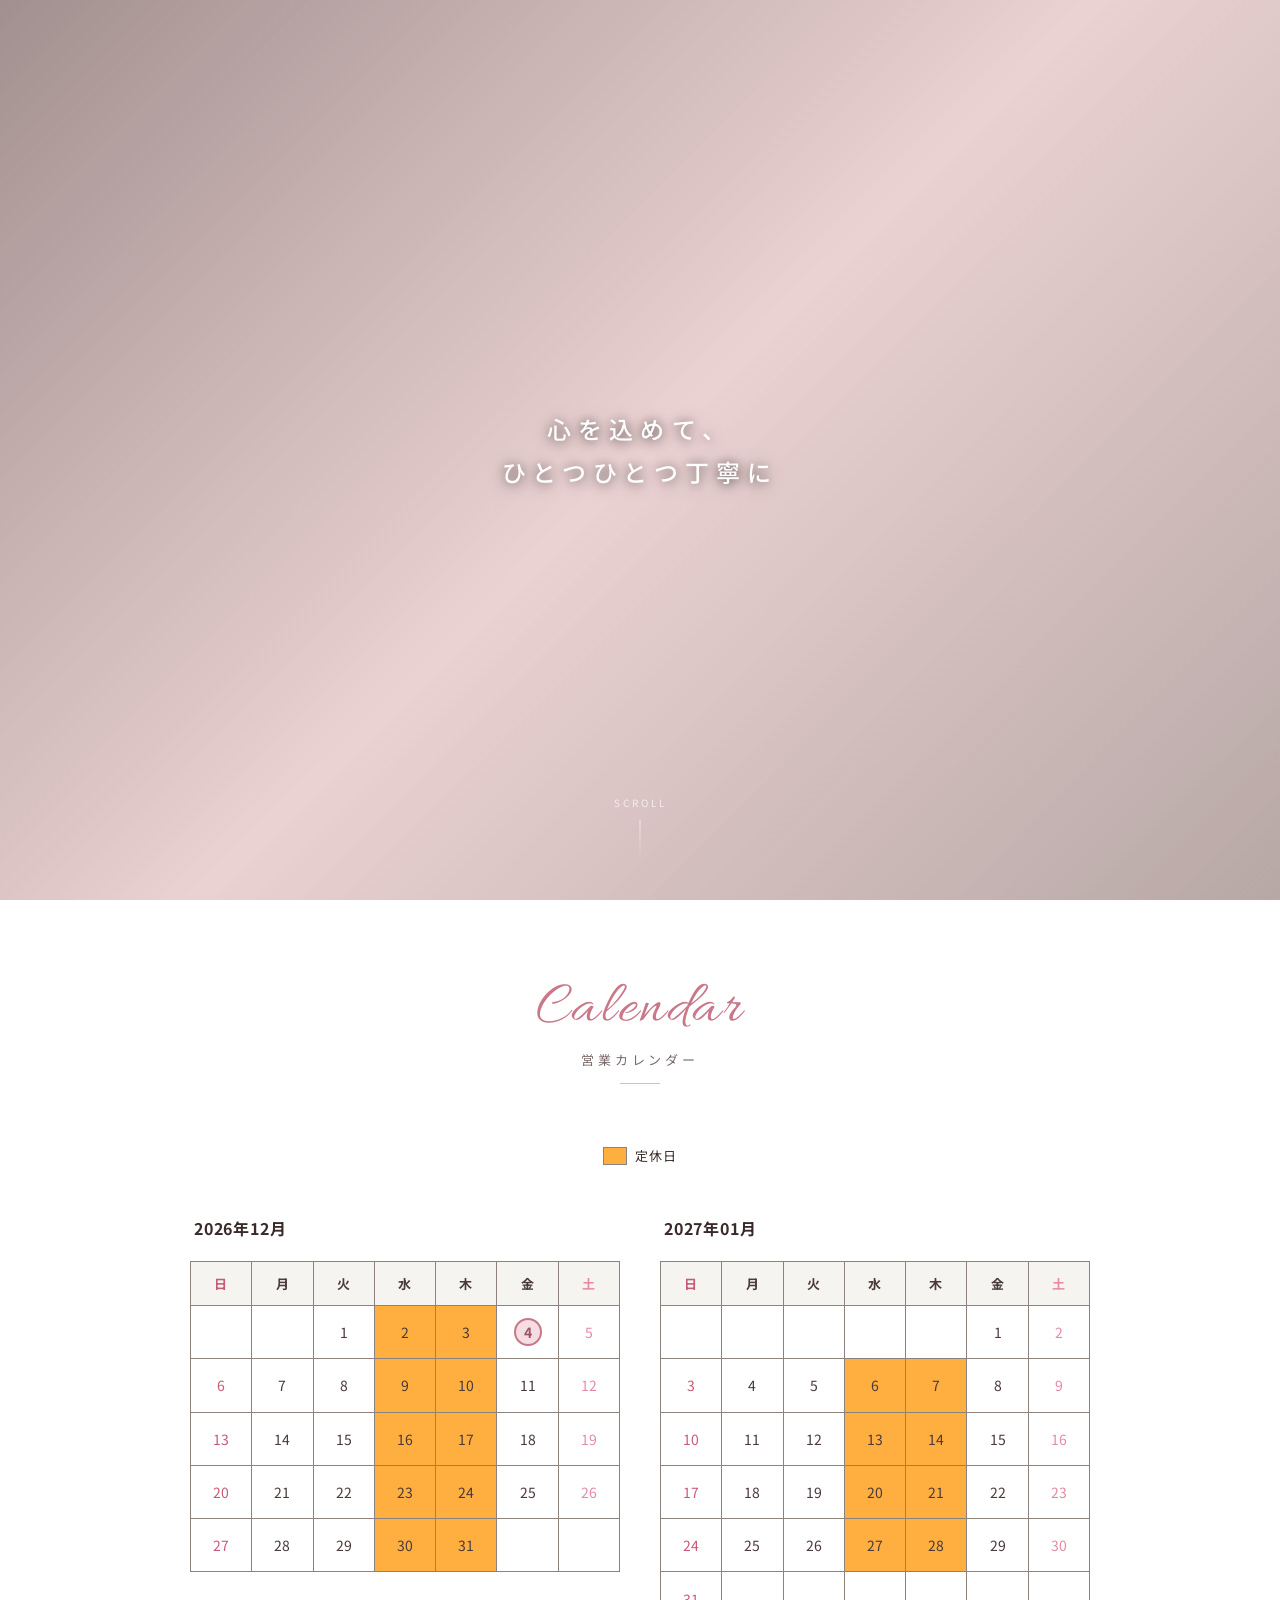
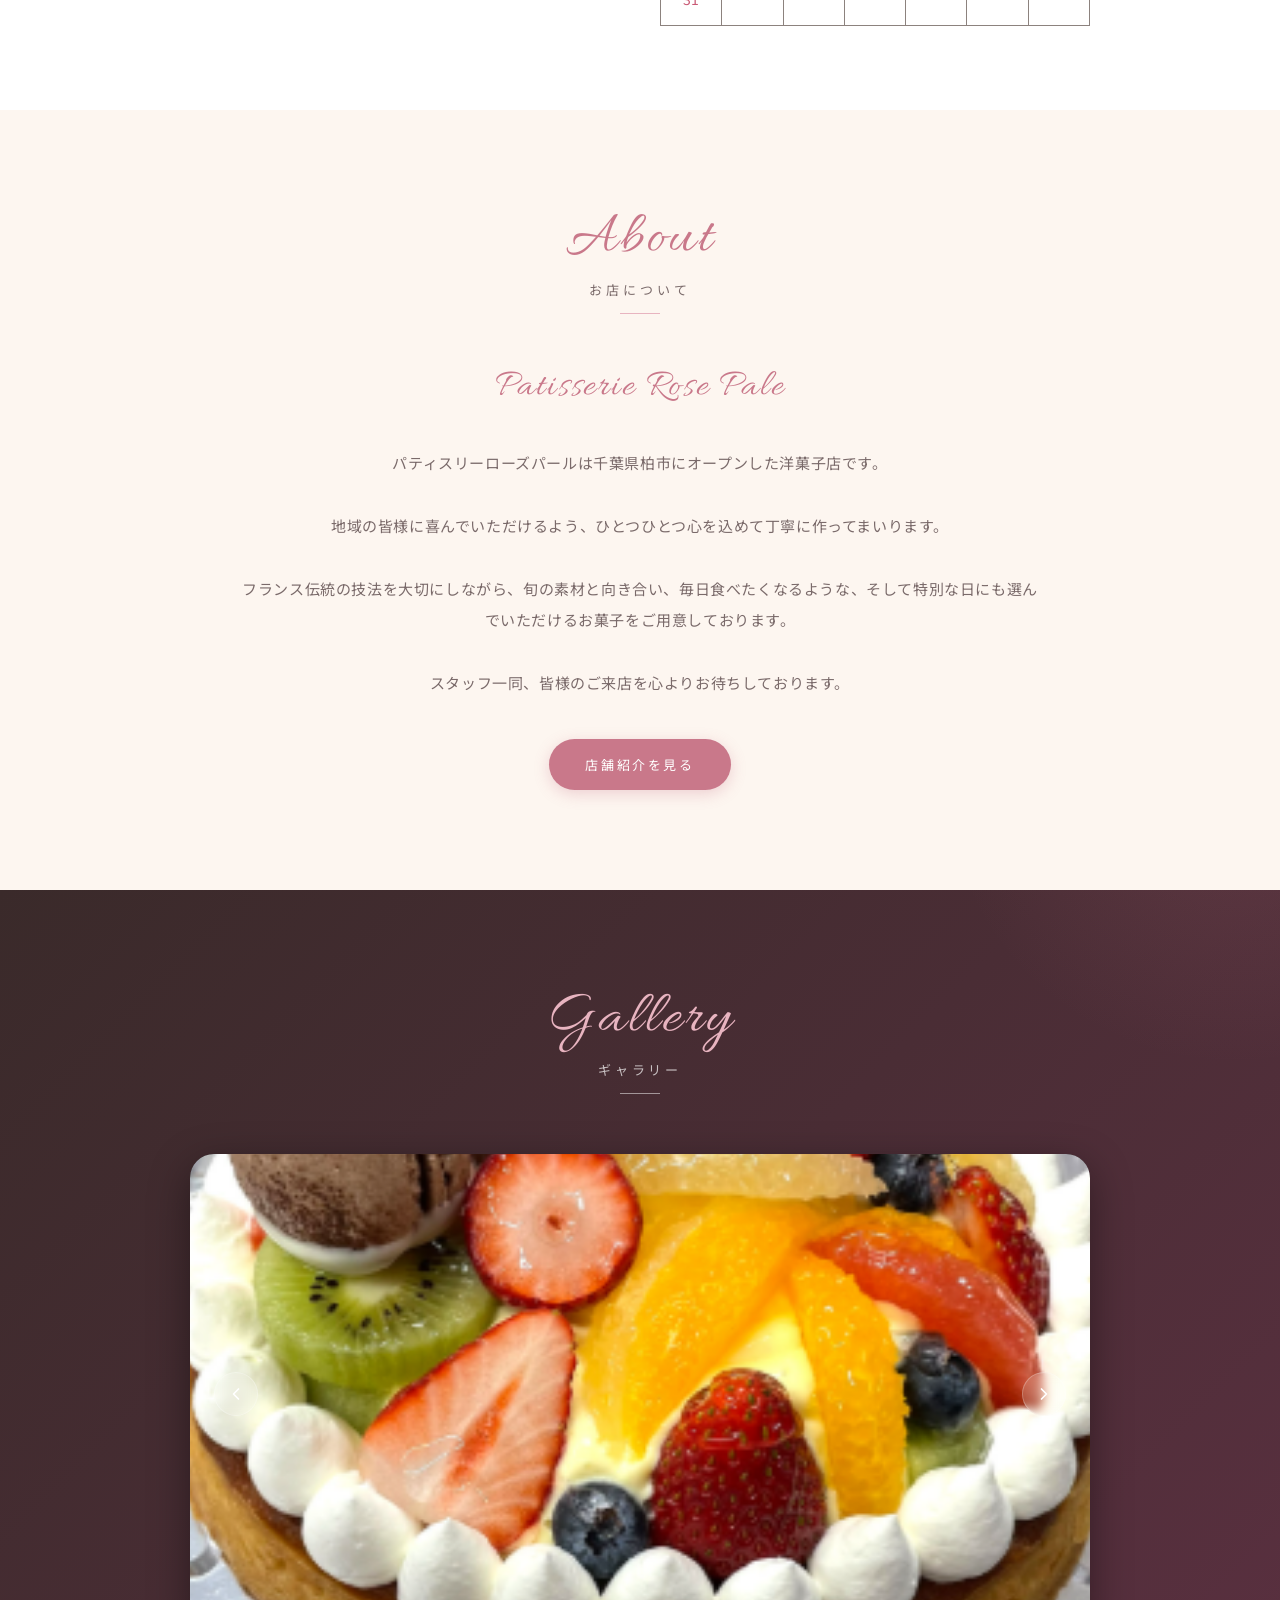
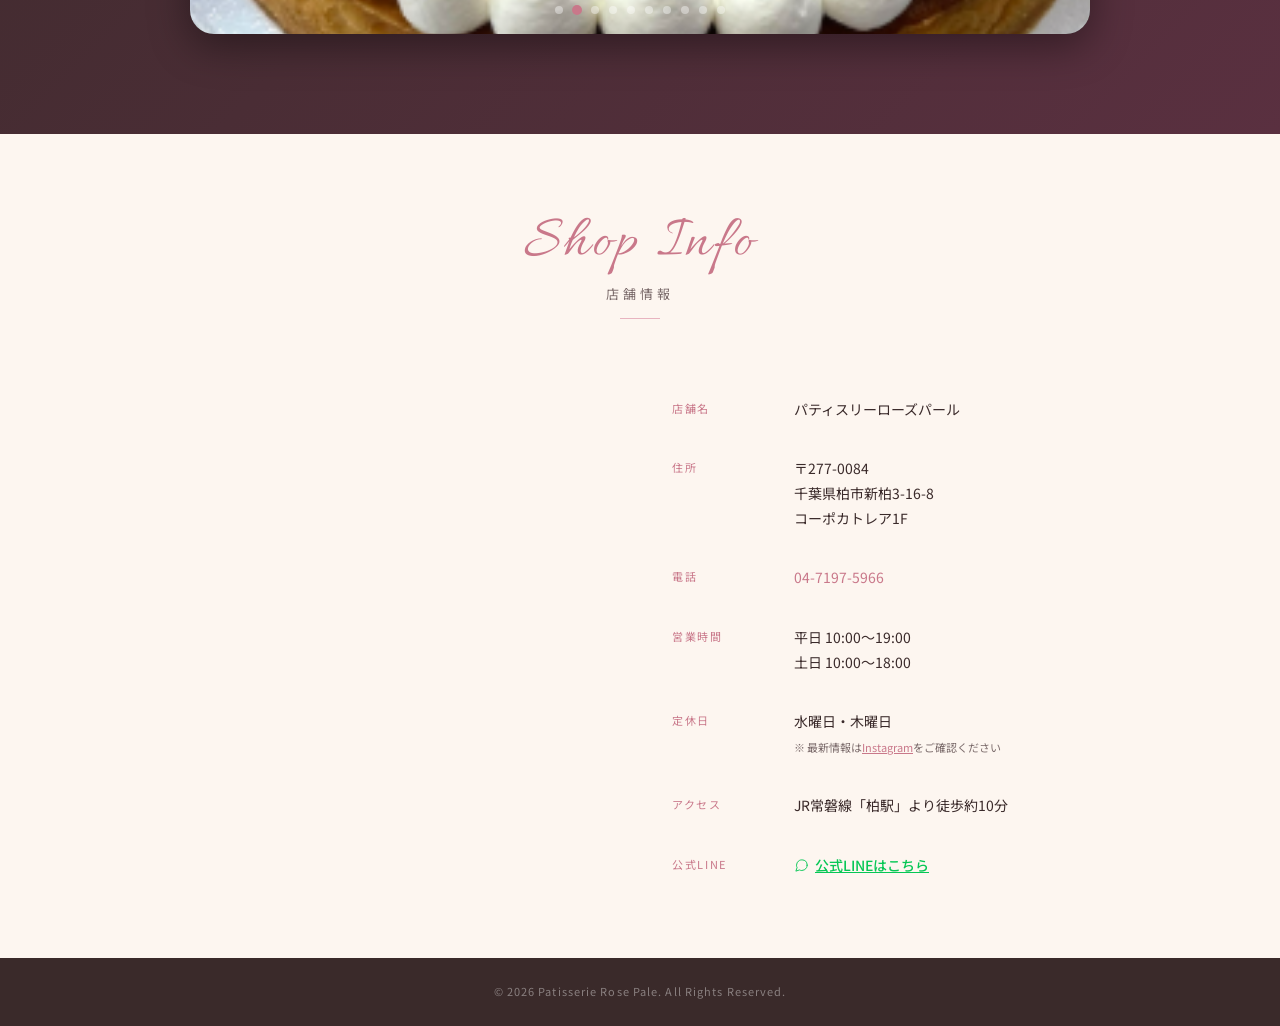
<file: index.html>
<!DOCTYPE html>
<html lang="ja">
<head>
  <meta charset="UTF-8">
  <meta name="viewport" content="width=device-width, initial-scale=1.0">
  <title>パティスリーローズパール | 千葉県柏市の洋菓子店</title>
  <meta name="description" content="パティスリーローズパールは千葉県柏市にある洋菓子店です。ホールケーキ・プティガトー・焼き菓子を心を込めてお作りしております。">
  <meta name="google-site-verification" content="Ur5aZT_jZSeFsXH27acqCzoDfN8csVFua3FNb7Xc0w0">
  <link rel="preconnect" href="https://fonts.googleapis.com">
  <link rel="preconnect" href="https://fonts.gstatic.com" crossorigin>
  <link href="https://fonts.googleapis.com/css2?family=Allura&family=Cormorant+Garamond:ital,wght@1,500&family=Noto+Sans+JP:wght@300;400;500&display=swap" rel="stylesheet">
  <link rel="stylesheet" href="css/style.css">
</head>
<body id="page-top">

  <!-- Header -->
  <header id="site-header" class="header-transparent">
    <div class="header-inner">
      <a href="index.html" class="site-logo"><img src="img/ロゴ.png" alt="Patisserie Rose Pale" class="site-logo-img"></a>
      <button class="hamburger-btn" id="hamburger-btn" aria-label="メニューを開く" aria-expanded="false">
        <span></span>
        <span></span>
        <span></span>
      </button>
    </div>
  </header>

  <!-- Navigation Overlay -->
  <div class="nav-overlay" id="nav-overlay" role="navigation" aria-label="サイトナビゲーション">
    <nav>
      <ul>
        <li>
          <a href="index.html">
            <span class="nav-en">Top</span>
            <span class="nav-ja">トップページ</span>
          </a>
        </li>
        <li>
          <a href="namagashi.html">
            <span class="nav-en">Whole Cakes</span>
            <span class="nav-ja">ホールケーキ</span>
          </a>
        </li>
        <li>
          <a href="petits-gateaux.html">
            <span class="nav-en">Petits Gâteaux</span>
            <span class="nav-ja">プティガトー</span>
          </a>
        </li>
        <li>
          <a href="yakigashi.html">
            <span class="nav-en">Baked Sweets</span>
            <span class="nav-ja">焼き菓子</span>
          </a>
        </li>
        <li>
          <a href="shop.html">
            <span class="nav-en">Our Shop</span>
            <span class="nav-ja">店舗紹介</span>
          </a>
        </li>
      </ul>
    </nav>
  </div>

  <!-- Hero Section -->
  <section class="hero-section" aria-label="メインビジュアル">
    <div class="hero-bg-slides">
      <div class="hero-bg-slide" style="background-image: url('img/外観.webp');"></div>
      <div class="hero-bg-slide" style="background-image: url('img/ガトーフレーズ2.png');"></div>
      <div class="hero-bg-slide" style="background-image: url('img/ザッハトルテ2.png');"></div>
      <div class="hero-bg-slide" style="background-image: url('img/濃厚ガトーショコラ2.png');"></div>
      <div class="hero-bg-slide" style="background-image: url('img/コンセプト.png');"></div>
    </div>
    <div class="hero-overlay"></div>
    <div class="hero-content">
      <p class="hero-tagline">心を込めて、<br>ひとつひとつ丁寧に</p>
    </div>
    <div class="hero-scroll" aria-hidden="true">Scroll</div>
  </section>


  <!-- Calendar Section -->
  <section class="calendar-section" id="calendar" aria-label="営業カレンダー">
    <div class="section-title fade-in-up">
      <span class="title-en">Calendar</span>
      <span class="title-ja">営業カレンダー</span>
      <span class="title-line"></span>
    </div>

    <!-- 凡例 -->
    <div class="cal-legend fade-in-up">
      <span class="cal-legend-item"><span class="cal-legend-dot cal-legend-closed"></span>定休日</span>
    </div>

    <!-- 2か月分カレンダー -->
    <div class="cal-grid-wrap fade-in-up" id="cal-container">
      <div class="cal-month-block" id="cal-month-0"></div>
      <div class="cal-month-block" id="cal-month-1"></div>
    </div>
  </section>



  <!-- About Section -->
  <section class="about-section" id="about" aria-label="お店について">
    <div class="about-inner about-centered">
      <div class="about-text">
        <div class="section-title fade-in-up">
          <span class="title-en">About</span>
          <span class="title-ja">お店について</span>
          <span class="title-line"></span>
        </div>
        <p class="about-signature fade-in-up">Patisserie Rose Pale</p>
        <p class="about-description fade-in-up">
          パティスリーローズパールは千葉県柏市にオープンした洋菓子店です。<br><br>
          地域の皆様に喜んでいただけるよう、ひとつひとつ心を込めて丁寧に作ってまいります。<br><br>
          フランス伝統の技法を大切にしながら、旬の素材と向き合い、毎日食べたくなるような、そして特別な日にも選んでいただけるお菓子をご用意しております。<br><br>
          スタッフ一同、皆様のご来店を心よりお待ちしております。
        </p>
        <a href="shop.html" class="btn-primary fade-in-up">店舗紹介を見る</a>
      </div>
    </div>
  </section>

  <!-- Gallery Section -->
  <section class="gallery-section" id="gallery" aria-label="ギャラリー">
    <div class="section-title white fade-in-up">
      <span class="title-en">Gallery</span>
      <span class="title-ja">ギャラリー</span>
      <span class="title-line"></span>
    </div>
    
    <div class="gallery-slider-container fade-in">
      <div class="gallery-slider" id="gallery-slider">
        <!-- Slide 1 -->
        <div class="gallery-slide active">
          <img src="img/ガトーフレーズ.png" alt="ガトーフレーズ" loading="lazy">
        </div>
        <!-- Slide 2 -->
        <div class="gallery-slide">
          <img src="img/タルトフリュイ.png" alt="タルトフリュイ" loading="lazy">
        </div>
        <!-- Slide 3 -->
        <div class="gallery-slide">
          <img src="img/レアチーズ.png" alt="レアチーズ" loading="lazy">
        </div>
        <!-- Slide 4 -->
        <div class="gallery-slide">
          <img src="img/ラクテ.png" alt="ラクテ" loading="lazy">
        </div>
        <!-- Slide 5 -->
        <div class="gallery-slide">
          <img src="img/和栗モンブラン.png" alt="和栗モンブラン" loading="lazy">
        </div>
        <!-- Slide 6 -->
        <div class="gallery-slide">
          <img src="img/ショコラブラウニー.png" alt="ショコラブラウニー" loading="lazy">
        </div>
        <!-- Slide 7 -->
        <div class="gallery-slide">
          <img src="img/シューアラ クレーム.png" alt="シューアラ クレーム" loading="lazy">
        </div>
        <!-- Slide 8 -->
        <div class="gallery-slide">
          <img src="img/フレジェ.png" alt="フレジェ" loading="lazy">
        </div>
        <!-- Slide 9 -->
        <div class="gallery-slide">
          <img src="img/フィナンシェ.png" alt="フィナンシェ" loading="lazy">
        </div>
        <!-- Slide 10 -->
        <div class="gallery-slide">
          <img src="img/ローズパールプリン.png" alt="ローズパールプリン" loading="lazy">
        </div>
      </div>
      
      <!-- Arrows -->
      <button class="slider-btn prev-btn" id="slider-prev" aria-label="前のスライドへ">
        <svg viewBox="0 0 24 24" fill="none" stroke="currentColor" stroke-width="2" stroke-linecap="round" stroke-linejoin="round"><polyline points="15 18 9 12 15 6"/></svg>
      </button>
      <button class="slider-btn next-btn" id="slider-next" aria-label="次のスライドへ">
        <svg viewBox="0 0 24 24" fill="none" stroke="currentColor" stroke-width="2" stroke-linecap="round" stroke-linejoin="round"><polyline points="9 18 15 12 9 6"/></svg>
      </button>
      
      <!-- Dots -->
      <div class="slider-dots" id="slider-dots"></div>
    </div>
  </section>

  <!-- Shop Info Section -->
  <section class="info-section" id="info" aria-label="店舗情報">
    <div class="info-inner">
      <div class="section-title fade-in-up">
        <span class="title-en">Shop Info</span>
        <span class="title-ja">店舗情報</span>
        <span class="title-line"></span>
      </div>
      <div class="info-grid">
        <div class="info-logo-block fade-in-up">
          <div class="map-embed" style="margin-top: 0;">
            <iframe
              src="https://maps.google.com/maps?q=パティスリーローズパール,千葉県柏市新柏3-16-8&amp;hl=ja&amp;output=embed"
              allowfullscreen=""
              loading="lazy"
              referrerpolicy="no-referrer-when-downgrade"
              title="パティスリーローズパール地図"
              style="height: 380px;">
            </iframe>
          </div>
        </div>
        <div class="fade-in-up">
          <table class="info-table">
            <tbody>
              <tr>
                <td>店舗名</td>
                <td>パティスリーローズパール</td>
              </tr>
              <tr>
                <td>住所</td>
                <td>〒277-0084<br>千葉県柏市新柏3-16-8<br>コーポカトレア1F</td>
              </tr>
              <tr>
                <td>電話</td>
                <td><a href="tel:04-7197-5966" style="color: var(--color-rose);">04-7197-5966</a></td>
              </tr>
              <tr>
                <td>営業時間</td>
                <td>平日 10:00〜19:00<br>土日 10:00〜18:00</td>
              </tr>
              <tr>
                <td>定休日</td>
                <td>
                  水曜日・木曜日<br>
                  <span style="font-size: 11px; color: var(--color-text-light); display: inline-block; margin-top: 4px;">
                    ※ 最新情報は<a href="https://www.instagram.com/rosepale2020/" target="_blank" rel="noopener noreferrer" style="color: var(--color-rose); text-decoration: underline;">Instagram</a>をご確認ください
                  </span>
                </td>
              </tr>
              <tr>
                    <td>アクセス</td>
                    <td>JR常磐線「柏駅」より徒歩約10分</td>
                  </tr>
                  <tr>
                    <td>公式LINE</td>
                    <td>
                      <a href="https://line.me/R/ti/p/@408lzbvm?oat_content=url" target="_blank" rel="noopener noreferrer" style="color: #06C755; text-decoration: underline; font-weight: 500; display: inline-flex; align-items: center; gap: 6px;">
                        <svg viewBox="0 0 24 24" fill="none" stroke="currentColor" stroke-width="1.5" stroke-linecap="round" stroke-linejoin="round" style="width: 15px; height: 15px;"><path d="M21 11.5a8.38 8.38 0 0 1-.9 3.8 8.5 8.5 0 0 1-7.6 4.7 8.38 8.38 0 0 1-3.8-.9L3 21l1.9-5.7a8.38 8.38 0 0 1-.9-3.8 8.5 8.5 0 0 1 4.7-7.6 8.38 8.38 0 0 1 3.8-.9h.5a8.48 8.48 0 0 1 8 8v.5z"/></svg>
                        公式LINEはこちら
                      </a>
                    </td>
                  </tr>
            </tbody>
          </table>
        </div>
      </div>
    </div>
  </section>

  <!-- Footer -->
  <footer class="footer-bar">
    <p>&copy; 2026 Patisserie Rose Pale. All Rights Reserved.</p>
  </footer>

  <!-- Back to Top -->
  <button id="back-to-top" aria-label="ページトップへ戻る">
    <svg viewBox="0 0 24 24" fill="none" stroke="currentColor" stroke-width="2" stroke-linecap="round" stroke-linejoin="round">
      <polyline points="18 15 12 9 6 15"/>
    </svg>
  </button>

  <!-- SP Bottom Bar -->
      <div class="sp-bottom-bar">
    <ul>
      <li>
        <a href="tel:04-7197-5966" aria-label="電話する">
          <svg viewBox="0 0 24 24" fill="none" stroke="currentColor" stroke-width="1.5" stroke-linecap="round" stroke-linejoin="round">
            <path d="M22 16.92v3a2 2 0 01-2.18 2 19.79 19.79 0 01-8.63-3.07A19.5 19.5 0 013.07 10.8a19.79 19.79 0 01-3.07-8.72A2 2 0 012.18 0h3a2 2 0 012 1.72c.127.96.361 1.903.7 2.81a2 2 0 01-.45 2.11L6.91 7.09a16 16 0 006 6l.56-.56a2 2 0 012.11-.45c.907.339 1.85.573 2.81.7A2 2 0 0122 16.92z"/>
          </svg>
          Tel
        </a>
      </li>
      <li>
        <a href="https://www.instagram.com/rosepale2020/" target="_blank" rel="noopener noreferrer" aria-label="Instagram">
          <svg viewBox="0 0 24 24" fill="none" stroke="currentColor" stroke-width="1.5" stroke-linecap="round" stroke-linejoin="round">
            <rect x="2" y="2" width="20" height="20" rx="5" ry="5"/>
            <circle cx="12" cy="12" r="4"/>
            <circle cx="17.5" cy="6.5" r="1" fill="currentColor" stroke="none"/>
          </svg>
          Instagram
        </a>
      </li>
      <li>
        <a href="https://line.me/R/ti/p/@408lzbvm?oat_content=url" target="_blank" rel="noopener noreferrer" aria-label="LINE">
          <svg viewBox="0 0 24 24" fill="none" stroke="currentColor" stroke-width="1.5" stroke-linecap="round" stroke-linejoin="round">
            <path d="M21 11.5a8.38 8.38 0 0 1-.9 3.8 8.5 8.5 0 0 1-7.6 4.7 8.38 8.38 0 0 1-3.8-.9L3 21l1.9-5.7a8.38 8.38 0 0 1-.9-3.8 8.5 8.5 0 0 1 4.7-7.6 8.38 8.38 0 0 1 3.8-.9h.5a8.48 8.48 0 0 1 8 8v.5z"/>
          </svg>
          LINE
        </a>
      </li>
      <li>
        <a href="https://goo.gl/maps/tMZ2dfhwpbiLXZkw8" target="_blank" rel="noopener noreferrer" aria-label="地図を開く">
          <svg viewBox="0 0 24 24" fill="none" stroke="currentColor" stroke-width="1.5" stroke-linecap="round" stroke-linejoin="round">
            <path d="M12 2C8.13 2 5 5.13 5 9c0 5.25 7 13 7 13s7-7.75 7-13c0-3.87-3.13-7-7-7z"/>
            <circle cx="12" cy="9" r="2.5"/>
          </svg>
          Map
        </a>
      </li>
    </ul>
  </div>

  <script src="js/main.js"></script>
  <script src="js/calendar.js"></script>
</body>
</html>
</file>
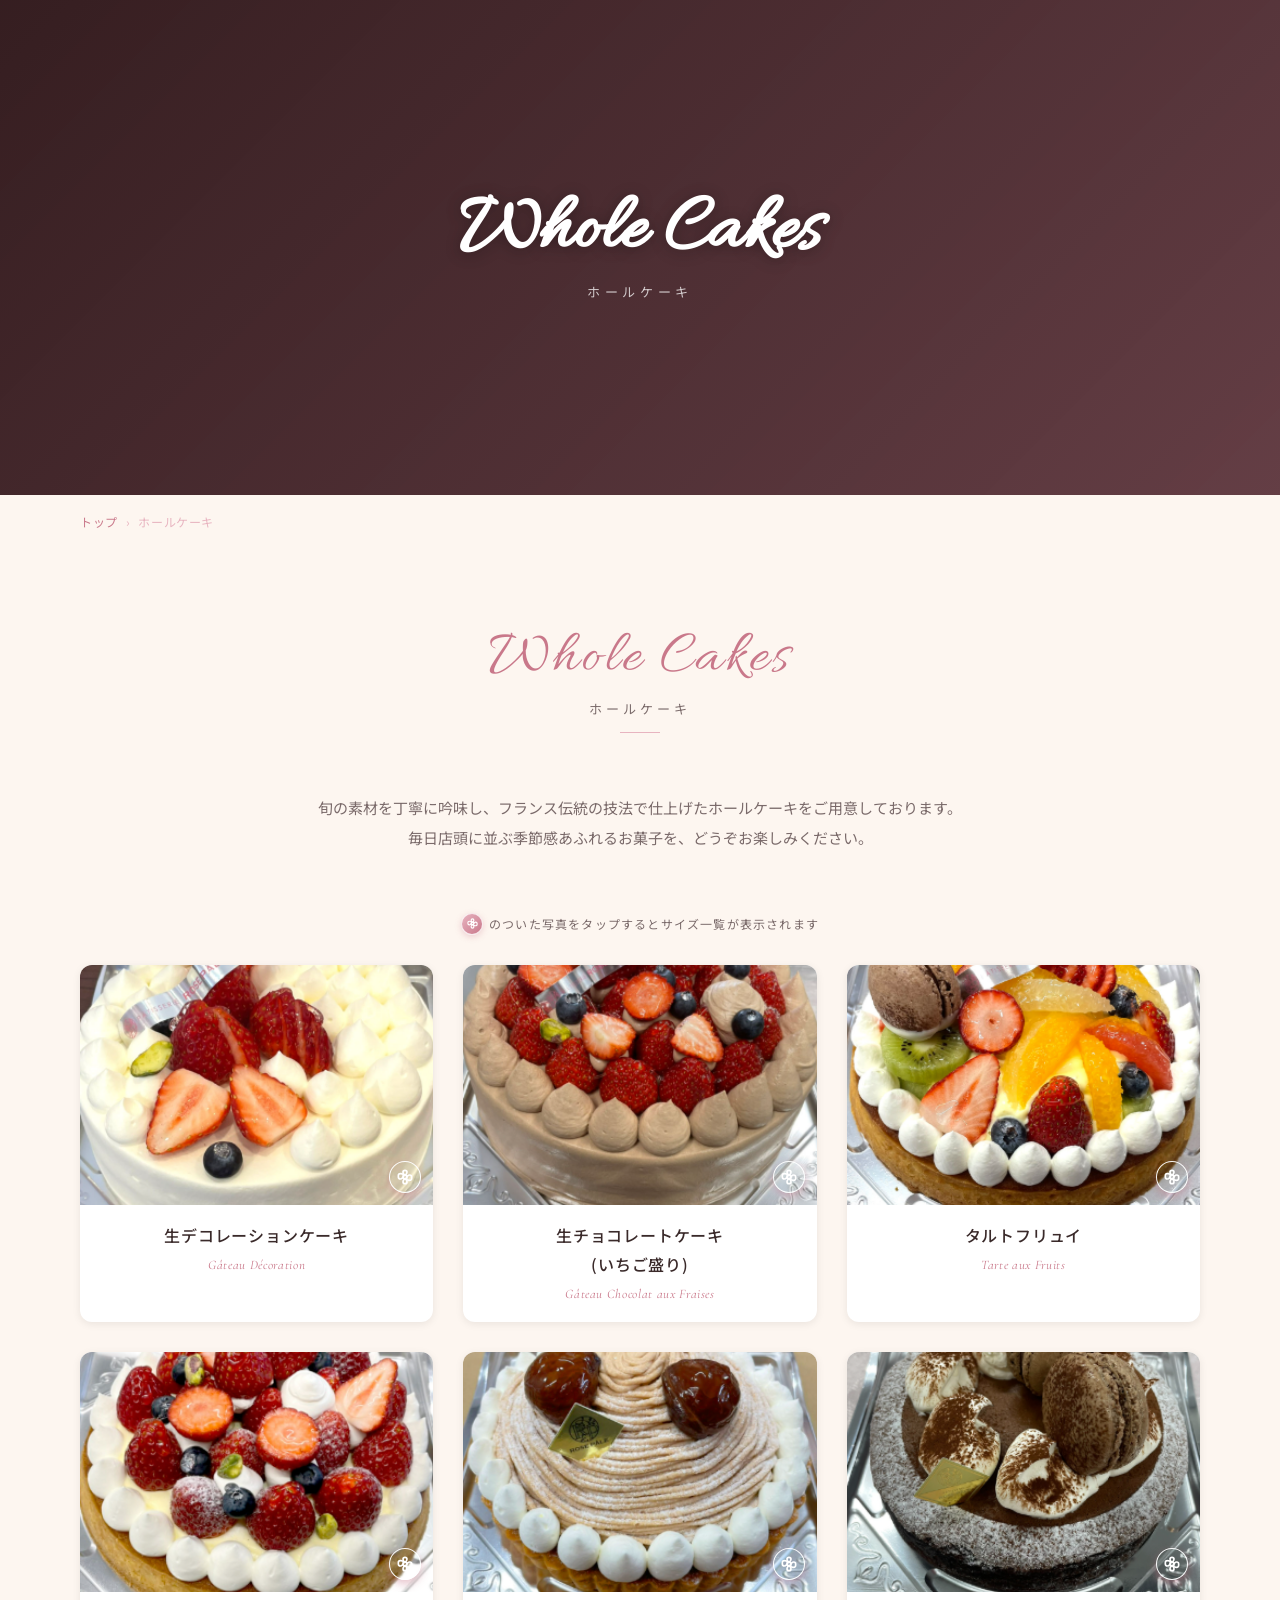
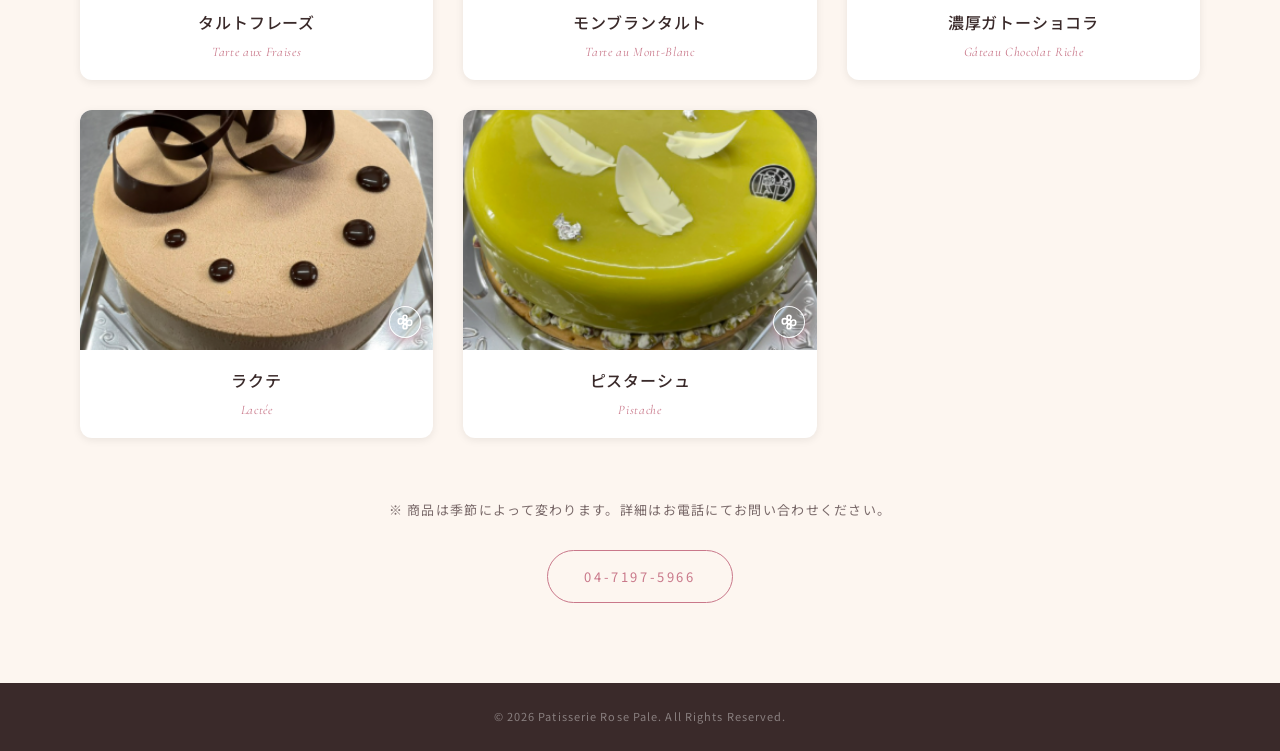
<file: namagashi.html>
<!DOCTYPE html>
<html lang="ja">
<head>
  <meta charset="UTF-8">
  <meta name="viewport" content="width=device-width, initial-scale=1.0">
  <title>ホールケーキ | パティスリーローズパール</title>
  <meta name="description" content="パティスリーローズパールのホールケーキ一覧。旬の素材を使った、瑞々しい洋菓子をご用意しております。">
  <link rel="preconnect" href="https://fonts.googleapis.com">
  <link rel="preconnect" href="https://fonts.gstatic.com" crossorigin>
  <link href="https://fonts.googleapis.com/css2?family=Allura&family=Cormorant+Garamond:ital,wght@1,500&family=Noto+Sans+JP:wght@300;400;500&display=swap" rel="stylesheet">
  <link rel="stylesheet" href="css/style.css">
  <style>
    /* ── ホールケーキページ固有スタイル ── */

    /* カード画像エリア */
    .namagashi-card {
      background: var(--color-white);
      border-radius: var(--radius-md);
      overflow: hidden;
      box-shadow: var(--shadow-sm);
      transition: transform 0.3s ease, box-shadow 0.3s ease;
    }
    .namagashi-card:hover {
      transform: translateY(-4px);
      box-shadow: var(--shadow-md);
    }

    /* 画像ラッパー：タップで説明オーバーレイ表示 */
    .namagashi-img-wrap {
      position: relative;
      overflow: hidden;
      cursor: pointer;
      -webkit-tap-highlight-color: transparent;
    }

    /* 画像スタイル */
    .namagashi-img {
      width: 100%;
      height: 240px;
      object-fit: cover;
      transition: transform 0.5s ease;
    }

    .namagashi-card:hover .namagashi-img {
      transform: scale(1.05);
    }

    /* タップヒント（説明あり） */
    @keyframes flower-pulse {
      0% {
        transform: scale(1);
        box-shadow: 0 4px 10px rgba(201, 120, 138, 0.45);
      }
      50% {
        transform: scale(1.1);
        box-shadow: 0 6px 14px rgba(201, 120, 138, 0.6), 0 0 8px rgba(232, 180, 192, 0.4);
      }
      100% {
        transform: scale(1);
        box-shadow: 0 4px 10px rgba(201, 120, 138, 0.45);
      }
    }
    .namagashi-img-wrap.has-desc::before {
      content: '';
      position: absolute;
      bottom: 12px;
      right: 12px;
      width: 32px;
      height: 32px;
      background: linear-gradient(135deg, var(--color-rose-light), var(--color-rose));
      border: 1.5px solid rgba(255, 255, 255, 0.95);
      border-radius: 50%;
      z-index: 2;
      background-image: url("data:image/svg+xml,%3Csvg xmlns='http://www.w3.org/2000/svg' viewBox='0 0 24 24' fill='none' stroke='white' stroke-width='2.5' stroke-linecap='round' stroke-linejoin='round'%3E%3Ccircle cx='12' cy='12' r='3'/%3E%3Cpath d='M12 2a3 3 0 0 0-3 3c0 2 3 5 3 5s3-3 3-5a3 3 0 0 0-3-3z'/%3E%3Cpath d='M12 22a3 3 0 0 0 3-3c0-2-3-5-3-5s-3 3-3 5a3 3 0 0 0 3 3z'/%3E%3Cpath d='M2 12a3 3 0 0 0 3 3c2 0 5-3 5-5s-3-3-5-3a3 3 0 0 0-3 3z'/%3E%3Cpath d='M22 12a3 3 0 0 0-3-3c-2 0-5 3-5 5s3 3 5 3a3 3 0 0 0 3-3z'/%3E%3C/svg%3E");
      background-repeat: no-repeat;
      background-position: center;
      background-size: 16px;
      box-shadow: 0 4px 10px rgba(201, 120, 138, 0.45);
      transition: transform 0.3s ease, opacity 0.3s ease, box-shadow 0.3s ease;
      animation: flower-pulse 2.4s infinite ease-in-out;
    }
    .namagashi-img-wrap.has-desc.active::before {
      opacity: 0;
      transform: scale(0.8);
      pointer-events: none;
    }

    /* 説明オーバーレイ */
    .namagashi-desc-overlay {
      position: absolute;
      inset: 0;
      background: rgba(58, 42, 42, 0.88);
      backdrop-filter: blur(2px);
      display: flex;
      align-items: center;
      justify-content: center;
      padding: 20px;
      opacity: 0;
      transform: translateY(8px);
      transition: opacity 0.35s ease, transform 0.35s ease;
      pointer-events: none;
      z-index: 3;
    }
    .namagashi-img-wrap.active .namagashi-desc-overlay {
      opacity: 1;
      transform: translateY(0);
      pointer-events: all;
    }

    .namagashi-desc-overlay p {
      color: var(--color-white);
      font-size: 15px;
      line-height: 2.2;
      text-align: center;
      letter-spacing: 0.1em;
      font-weight: 400;
    }

    /* 閉じるボタン */
    .namagashi-close-btn {
      position: absolute;
      top: 10px;
      right: 10px;
      width: 28px;
      height: 28px;
      border-radius: 50%;
      background: rgba(255,255,255,0.25);
      display: flex;
      align-items: center;
      justify-content: center;
      z-index: 4;
      transition: background-color 0.2s, transform 0.2s;
    }
    .namagashi-close-btn:hover {
      background: rgba(255,255,255,0.4);
      transform: rotate(90deg);
    }
    .namagashi-close-btn svg {
      width: 14px;
      height: 14px;
      stroke: white;
      stroke-width: 2;
    }

    /* カード下部テキスト */
    .namagashi-card-body {
      padding: 16px 18px;
      text-align: center;
    }
    .namagashi-card-name {
      font-size: 16px;
      font-weight: 500;
      color: var(--color-text);
      margin: 0;
      letter-spacing: 0.05em;
    }
    .namagashi-card-name-en {
      display: block;
      font-family: var(--font-serif);
      font-style: italic;
      font-size: 13px;
      color: var(--color-rose);
      margin-top: 4px;
      letter-spacing: 0.05em;
    }

    /* グリッド */
    .namagashi-grid {
      display: grid;
      grid-template-columns: repeat(3, 1fr);
      gap: 30px;
      max-width: 1200px;
      margin: 0 auto;
    }

    /* タップ説明テキスト */
    .tap-hint {
      text-align: center;
      font-size: 12px;
      color: var(--color-text-light);
      letter-spacing: 0.1em;
      margin-bottom: 30px;
      display: flex;
      align-items: center;
      justify-content: center;
      gap: 6px;
    }
    .tap-hint-dot {
      width: 22px;
      height: 22px;
      background: linear-gradient(135deg, var(--color-rose-light), var(--color-rose));
      border: 1px solid rgba(255, 255, 255, 0.8);
      border-radius: 50%;
      display: inline-flex;
      align-items: center;
      justify-content: center;
      flex-shrink: 0;
      box-shadow: 0 2px 6px rgba(201, 120, 138, 0.3);
    }
    .tap-hint-dot svg {
      width: 11px;
      height: 11px;
      stroke: white;
      stroke-width: 2.5;
    }

    @media (max-width: 960px) {
      .namagashi-grid {
        grid-template-columns: 1fr;
        max-width: 500px;
        margin: 0 auto;
      }
      .namagashi-grid .namagashi-img {
        aspect-ratio: 1 / 1;
        height: auto;
      }
    }

    @media (max-width: 640px) {
      .namagashi-grid {
        max-width: 100%;
      }
    }

    /* ── ヒーロースライドショー ── */
    .page-hero {
      position: relative;
      overflow: hidden;
      background-color: #3a2a2a;
    }
    .page-hero-slides {
      position: absolute;
      inset: 0;
      z-index: 0;
    }
    .page-hero-slide {
      position: absolute;
      inset: 0;
      background-size: cover;
      background-position: center;
      opacity: 0;
      transform: scale(1.05);
      animation: hero-slideshow 12s infinite;
      animation-fill-mode: both;
    }
    .page-hero-slide:nth-child(1) {
      animation-delay: 0s;
    }
    .page-hero-slide:nth-child(2) {
      animation-delay: 4s;
    }
    .page-hero-slide:nth-child(3) {
      animation-delay: 8s;
    }

    @keyframes hero-slideshow {
      0% {
        opacity: 0;
        transform: scale(1.05);
      }
      8.33% {
        opacity: 1;
      }
      33.33% {
        opacity: 1;
        transform: scale(1);
      }
      41.66% {
        opacity: 0;
        transform: scale(0.98);
      }
      100% {
        opacity: 0;
      }
    }
  </style>
</head>
<body>

  <!-- Header -->
  <header id="site-header" class="header-transparent">
    <div class="header-inner">
      <a href="index.html" class="site-logo"><img src="img/ロゴ.png" alt="Patisserie Rose Pale" class="site-logo-img"></a>
      <button class="hamburger-btn" id="hamburger-btn" aria-label="メニューを開く">
        <span></span>
        <span></span>
        <span></span>
      </button>
    </div>
  </header>

  <!-- Navigation Overlay -->
  <div class="nav-overlay" id="nav-overlay">
    <nav>
      <ul>
        <li><a href="index.html"><span class="nav-en">Top</span><span class="nav-ja">トップページ</span></a></li>
        <li><a href="namagashi.html"><span class="nav-en">Whole Cakes</span><span class="nav-ja">ホールケーキ</span></a></li>
        <li><a href="petits-gateaux.html"><span class="nav-en">Petits Gâteaux</span><span class="nav-ja">プティガトー</span></a></li>
        <li><a href="yakigashi.html"><span class="nav-en">Baked Sweets</span><span class="nav-ja">焼き菓子</span></a></li>
        <li><a href="shop.html"><span class="nav-en">Our Shop</span><span class="nav-ja">店舗紹介</span></a></li>
      </ul>
    </nav>
  </div>

  <!-- Page Hero (スライドショー) -->
  <section class="page-hero" aria-label="ホールケーキ">
    <div class="page-hero-slides">
      <div class="page-hero-slide" style="background-image: url('img/生デコレーションケーキ.png');"></div>
      <div class="page-hero-slide" style="background-image: url('img/タルトフリュイ.png');"></div>
      <div class="page-hero-slide" style="background-image: url('img/モンブランタルト.png');"></div>
    </div>
    <div class="page-hero-overlay"></div>
    <div class="page-hero-content">
      <h1 class="page-title-en">Whole Cakes</h1>
      <p class="page-title-ja">ホールケーキ</p>
    </div>
  </section>

  <!-- Breadcrumb -->
  <div class="breadcrumb">
    <a href="index.html">トップ</a>
    <span>›</span>
    <span>ホールケーキ</span>
  </div>

  <!-- Product Section -->
  <main class="product-section">
    <div class="section-title fade-in-up">
      <span class="title-en">Whole Cakes</span>
      <span class="title-ja">ホールケーキ</span>
      <span class="title-line"></span>
    </div>
    <p class="product-intro fade-in-up">
      旬の素材を丁寧に吟味し、フランス伝統の技法で仕上げたホールケーキをご用意しております。<br>
      毎日店頭に並ぶ季節感あふれるお菓子を、どうぞお楽しみください。
    </p>

    <p class="tap-hint fade-in-up">
      <span class="tap-hint-dot">
        <svg viewBox="0 0 24 24" fill="none" stroke="currentColor" stroke-width="2.5" stroke-linecap="round" stroke-linejoin="round">
          <circle cx="12" cy="12" r="3"/>
          <path d="M12 2a3 3 0 0 0-3 3c0 2 3 5 3 5s3-3 3-5a3 3 0 0 0-3-3z"/>
          <path d="M12 22a3 3 0 0 0 3-3c0-2-3-5-3-5s-3 3-3 5a3 3 0 0 0 3 3z"/>
          <path d="M2 12a3 3 0 0 0 3 3c2 0 5-3 5-5s-3-3-5-3a3 3 0 0 0-3 3z"/>
          <path d="M22 12a3 3 0 0 0-3-3c-2 0-5 3-5 5s3 3 5 3a3 3 0 0 0 3-3z"/>
        </svg>
      </span>
      のついた写真をタップするとサイズ一覧が表示されます
    </p>

    <div class="namagashi-grid">

      <!-- 生デコレーションケーキ -->
      <article class="namagashi-card fade-in-up">
        <div class="namagashi-img-wrap has-desc" id="card-1" onclick="toggleDesc('card-1')">
          <img src="img/生デコレーションケーキ.png" alt="生デコレーションケーキ" class="namagashi-img" loading="lazy">
          <div class="namagashi-desc-overlay">
            <button class="namagashi-close-btn" onclick="event.stopPropagation(); toggleDesc('card-1')" aria-label="閉じる">
              <svg viewBox="0 0 24 24" fill="none" stroke-linecap="round" stroke-linejoin="round"><line x1="18" y1="6" x2="6" y2="18"/><line x1="6" y1="6" x2="18" y2="18"/></svg>
            </button>
            <p>
              4号 12センチ<br>
              5号 15センチ<br>
              6号 18センチ<br>
              7号 21センチ
            </p>
          </div>
        </div>
        <div class="namagashi-card-body">
          <h2 class="namagashi-card-name">生デコレーションケーキ</h2>
          <span class="namagashi-card-name-en">Gâteau Décoration</span>
        </div>
      </article>

      <!-- 生チョコレートケーキ（いちご盛り） -->
      <article class="namagashi-card fade-in-up">
        <div class="namagashi-img-wrap has-desc" id="card-2" onclick="toggleDesc('card-2')">
          <img src="img/生チョコレートケーキ(いちご盛り).png" alt="生チョコレートケーキ（いちご盛り）" class="namagashi-img" loading="lazy">
          <div class="namagashi-desc-overlay">
            <button class="namagashi-close-btn" onclick="event.stopPropagation(); toggleDesc('card-2')" aria-label="閉じる">
              <svg viewBox="0 0 24 24" fill="none" stroke-linecap="round" stroke-linejoin="round"><line x1="18" y1="6" x2="6" y2="18"/><line x1="6" y1="6" x2="18" y2="18"/></svg>
            </button>
            <p>
              4号 12センチ<br>
              5号 15センチ<br>
              6号 18センチ<br>
              7号 21センチ
            </p>
          </div>
        </div>
        <div class="namagashi-card-body">
          <h2 class="namagashi-card-name">生チョコレートケーキ<br>(いちご盛り)</h2>
          <span class="namagashi-card-name-en">Gâteau Chocolat aux Fraises</span>
        </div>
      </article>

      <!-- タルトフリュイ -->
      <article class="namagashi-card fade-in-up">
        <div class="namagashi-img-wrap has-desc" id="card-3" onclick="toggleDesc('card-3')">
          <img src="img/タルトフリュイ.png" alt="タルトフリュイ" class="namagashi-img" loading="lazy">
          <div class="namagashi-desc-overlay">
            <button class="namagashi-close-btn" onclick="event.stopPropagation(); toggleDesc('card-3')" aria-label="閉じる">
              <svg viewBox="0 0 24 24" fill="none" stroke-linecap="round" stroke-linejoin="round"><line x1="18" y1="6" x2="6" y2="18"/><line x1="6" y1="6" x2="18" y2="18"/></svg>
            </button>
            <p>
              5号 15センチ<br>
              6号 18センチ
            </p>
          </div>
        </div>
        <div class="namagashi-card-body">
          <h2 class="namagashi-card-name">タルトフリュイ</h2>
          <span class="namagashi-card-name-en">Tarte aux Fruits</span>
        </div>
      </article>

      <!-- タルトフレーズ -->
      <article class="namagashi-card fade-in-up">
        <div class="namagashi-img-wrap has-desc" id="card-4" onclick="toggleDesc('card-4')">
          <img src="img/タルトフレーズ.png" alt="タルトフレーズ" class="namagashi-img" loading="lazy">
          <div class="namagashi-desc-overlay">
            <button class="namagashi-close-btn" onclick="event.stopPropagation(); toggleDesc('card-4')" aria-label="閉じる">
              <svg viewBox="0 0 24 24" fill="none" stroke-linecap="round" stroke-linejoin="round"><line x1="18" y1="6" x2="6" y2="18"/><line x1="6" y1="6" x2="18" y2="18"/></svg>
            </button>
            <p>
              5号 15センチ<br>
              6号 18センチ
            </p>
          </div>
        </div>
        <div class="namagashi-card-body">
          <h2 class="namagashi-card-name">タルトフレーズ</h2>
          <span class="namagashi-card-name-en">Tarte aux Fraises</span>
        </div>
      </article>

      <!-- モンブランタルト -->
      <article class="namagashi-card fade-in-up">
        <div class="namagashi-img-wrap has-desc" id="card-5" onclick="toggleDesc('card-5')">
          <img src="img/モンブランタルト.png" alt="モンブランタルト" class="namagashi-img" loading="lazy">
          <div class="namagashi-desc-overlay">
            <button class="namagashi-close-btn" onclick="event.stopPropagation(); toggleDesc('card-5')" aria-label="閉じる">
              <svg viewBox="0 0 24 24" fill="none" stroke-linecap="round" stroke-linejoin="round"><line x1="18" y1="6" x2="6" y2="18"/><line x1="6" y1="6" x2="18" y2="18"/></svg>
            </button>
            <p>
              5号 15センチ<br>
              6号 18センチ
            </p>
          </div>
        </div>
        <div class="namagashi-card-body">
          <h2 class="namagashi-card-name">モンブランタルト</h2>
          <span class="namagashi-card-name-en">Tarte au Mont-Blanc</span>
        </div>
      </article>

      <!-- 濃厚ガトーショコラ -->
      <article class="namagashi-card fade-in-up">
        <div class="namagashi-img-wrap has-desc" id="card-6" onclick="toggleDesc('card-6')">
          <img src="img/濃厚ガトーショコラ.png" alt="濃厚ガトーショコラ" class="namagashi-img" loading="lazy">
          <div class="namagashi-desc-overlay">
            <button class="namagashi-close-btn" onclick="event.stopPropagation(); toggleDesc('card-6')" aria-label="閉じる">
              <svg viewBox="0 0 24 24" fill="none" stroke-linecap="round" stroke-linejoin="round"><line x1="18" y1="6" x2="6" y2="18"/><line x1="6" y1="6" x2="18" y2="18"/></svg>
            </button>
            <p>
              5号 15cm<br>
              6号 18cm
            </p>
          </div>
        </div>
        <div class="namagashi-card-body">
          <h2 class="namagashi-card-name">濃厚ガトーショコラ</h2>
          <span class="namagashi-card-name-en">Gâteau Chocolat Riche</span>
        </div>
      </article>

      <!-- ラクテ -->
      <article class="namagashi-card fade-in-up">
        <div class="namagashi-img-wrap has-desc" id="card-7" onclick="toggleDesc('card-7')">
          <img src="img/ラクテ.png" alt="ラクテ" class="namagashi-img" loading="lazy">
          <div class="namagashi-desc-overlay">
            <button class="namagashi-close-btn" onclick="event.stopPropagation(); toggleDesc('card-7')" aria-label="閉じる">
              <svg viewBox="0 0 24 24" fill="none" stroke-linecap="round" stroke-linejoin="round"><line x1="18" y1="6" x2="6" y2="18"/><line x1="6" y1="6" x2="18" y2="18"/></svg>
            </button>
            <p>
              5号 15センチ
            </p>
          </div>
        </div>
        <div class="namagashi-card-body">
          <h2 class="namagashi-card-name">ラクテ</h2>
          <span class="namagashi-card-name-en">Lactée</span>
        </div>
      </article>

      <!-- ピスターシュ -->
      <article class="namagashi-card fade-in-up">
        <div class="namagashi-img-wrap has-desc" id="card-8" onclick="toggleDesc('card-8')">
          <img src="img/ピスターシュ.png" alt="ピスターシュ" class="namagashi-img" loading="lazy">
          <div class="namagashi-desc-overlay">
            <button class="namagashi-close-btn" onclick="event.stopPropagation(); toggleDesc('card-8')" aria-label="閉じる">
              <svg viewBox="0 0 24 24" fill="none" stroke-linecap="round" stroke-linejoin="round"><line x1="18" y1="6" x2="6" y2="18"/><line x1="6" y1="6" x2="18" y2="18"/></svg>
            </button>
            <p>
              6号 18センチ
            </p>
          </div>
        </div>
        <div class="namagashi-card-body">
          <h2 class="namagashi-card-name">ピスターシュ</h2>
          <span class="namagashi-card-name-en">Pistache</span>
        </div>
      </article>

    </div>

    <div style="text-align: center; margin-top: 60px;" class="fade-in-up">
      <p style="font-size:13px; color: var(--color-text-light); letter-spacing: 0.1em; margin-bottom: 8px;">
        ※ 商品は季節によって変わります。詳細はお電話にてお問い合わせください。
      </p>
      <a href="tel:04-7197-5966" class="btn-outline" style="margin-top: 20px;">04-7197-5966</a>
    </div>
  </main>

  <!-- Footer -->
  <footer class="footer-bar">
    <p>&copy; 2026 Patisserie Rose Pale. All Rights Reserved.</p>
  </footer>

  <button id="back-to-top" aria-label="ページトップへ戻る">
    <svg viewBox="0 0 24 24" fill="none" stroke="currentColor" stroke-width="2" stroke-linecap="round" stroke-linejoin="round">
      <polyline points="18 15 12 9 6 15"/>
    </svg>
  </button>

      <div class="sp-bottom-bar">
    <ul>
      <li>
        <a href="tel:04-7197-5966" aria-label="電話する">
          <svg viewBox="0 0 24 24" fill="none" stroke="currentColor" stroke-width="1.5" stroke-linecap="round" stroke-linejoin="round">
            <path d="M22 16.92v3a2 2 0 01-2.18 2 19.79 19.79 0 01-8.63-3.07A19.5 19.5 0 013.07 10.8a19.79 19.79 0 01-3.07-8.72A2 2 0 012.18 0h3a2 2 0 012 1.72c.127.96.361 1.903.7 2.81a2 2 0 01-.45 2.11L6.91 7.09a16 16 0 006 6l.56-.56a2 2 0 012.11-.45c.907.339 1.85.573 2.81.7A2 2 0 0122 16.92z"/>
          </svg>
          Tel
        </a>
      </li>
      <li>
        <a href="https://www.instagram.com/rosepale2020/" target="_blank" rel="noopener noreferrer" aria-label="Instagram">
          <svg viewBox="0 0 24 24" fill="none" stroke="currentColor" stroke-width="1.5" stroke-linecap="round" stroke-linejoin="round">
            <rect x="2" y="2" width="20" height="20" rx="5" ry="5"/>
            <circle cx="12" cy="12" r="4"/>
            <circle cx="17.5" cy="6.5" r="1" fill="currentColor" stroke="none"/>
          </svg>
          Instagram
        </a>
      </li>
      <li>
        <a href="https://line.me/R/ti/p/@408lzbvm?oat_content=url" target="_blank" rel="noopener noreferrer" aria-label="LINE">
          <svg viewBox="0 0 24 24" fill="none" stroke="currentColor" stroke-width="1.5" stroke-linecap="round" stroke-linejoin="round">
            <path d="M21 11.5a8.38 8.38 0 0 1-.9 3.8 8.5 8.5 0 0 1-7.6 4.7 8.38 8.38 0 0 1-3.8-.9L3 21l1.9-5.7a8.38 8.38 0 0 1-.9-3.8 8.5 8.5 0 0 1 4.7-7.6 8.38 8.38 0 0 1 3.8-.9h.5a8.48 8.48 0 0 1 8 8v.5z"/>
          </svg>
          LINE
        </a>
      </li>
      <li>
        <a href="https://goo.gl/maps/tMZ2dfhwpbiLXZkw8" target="_blank" rel="noopener noreferrer" aria-label="地図を開く">
          <svg viewBox="0 0 24 24" fill="none" stroke="currentColor" stroke-width="1.5" stroke-linecap="round" stroke-linejoin="round">
            <path d="M12 2C8.13 2 5 5.13 5 9c0 5.25 7 13 7 13s7-7.75 7-13c0-3.87-3.13-7-7-7z"/>
            <circle cx="12" cy="9" r="2.5"/>
          </svg>
          Map
        </a>
      </li>
    </ul>
  </div>

  <script src="js/main.js"></script>
  <script>
    // 説明オーバーレイの開閉
    function toggleDesc(id) {
      const wrap = document.getElementById(id);
      if (!wrap || !wrap.classList.contains('has-desc')) return;

      const isActive = wrap.classList.contains('active');

      // 他のすべてを閉じる
      document.querySelectorAll('.namagashi-img-wrap.active').forEach(el => {
        el.classList.remove('active');
      });

      // 自分をトグル
      if (!isActive) {
        wrap.classList.add('active');
      }
    }

    // 外側クリックで閉じる
    document.addEventListener('click', function(e) {
      if (!e.target.closest('.namagashi-img-wrap')) {
        document.querySelectorAll('.namagashi-img-wrap.active').forEach(el => {
          el.classList.remove('active');
        });
      }
    });
  </script>
</body>
</html>
</file>
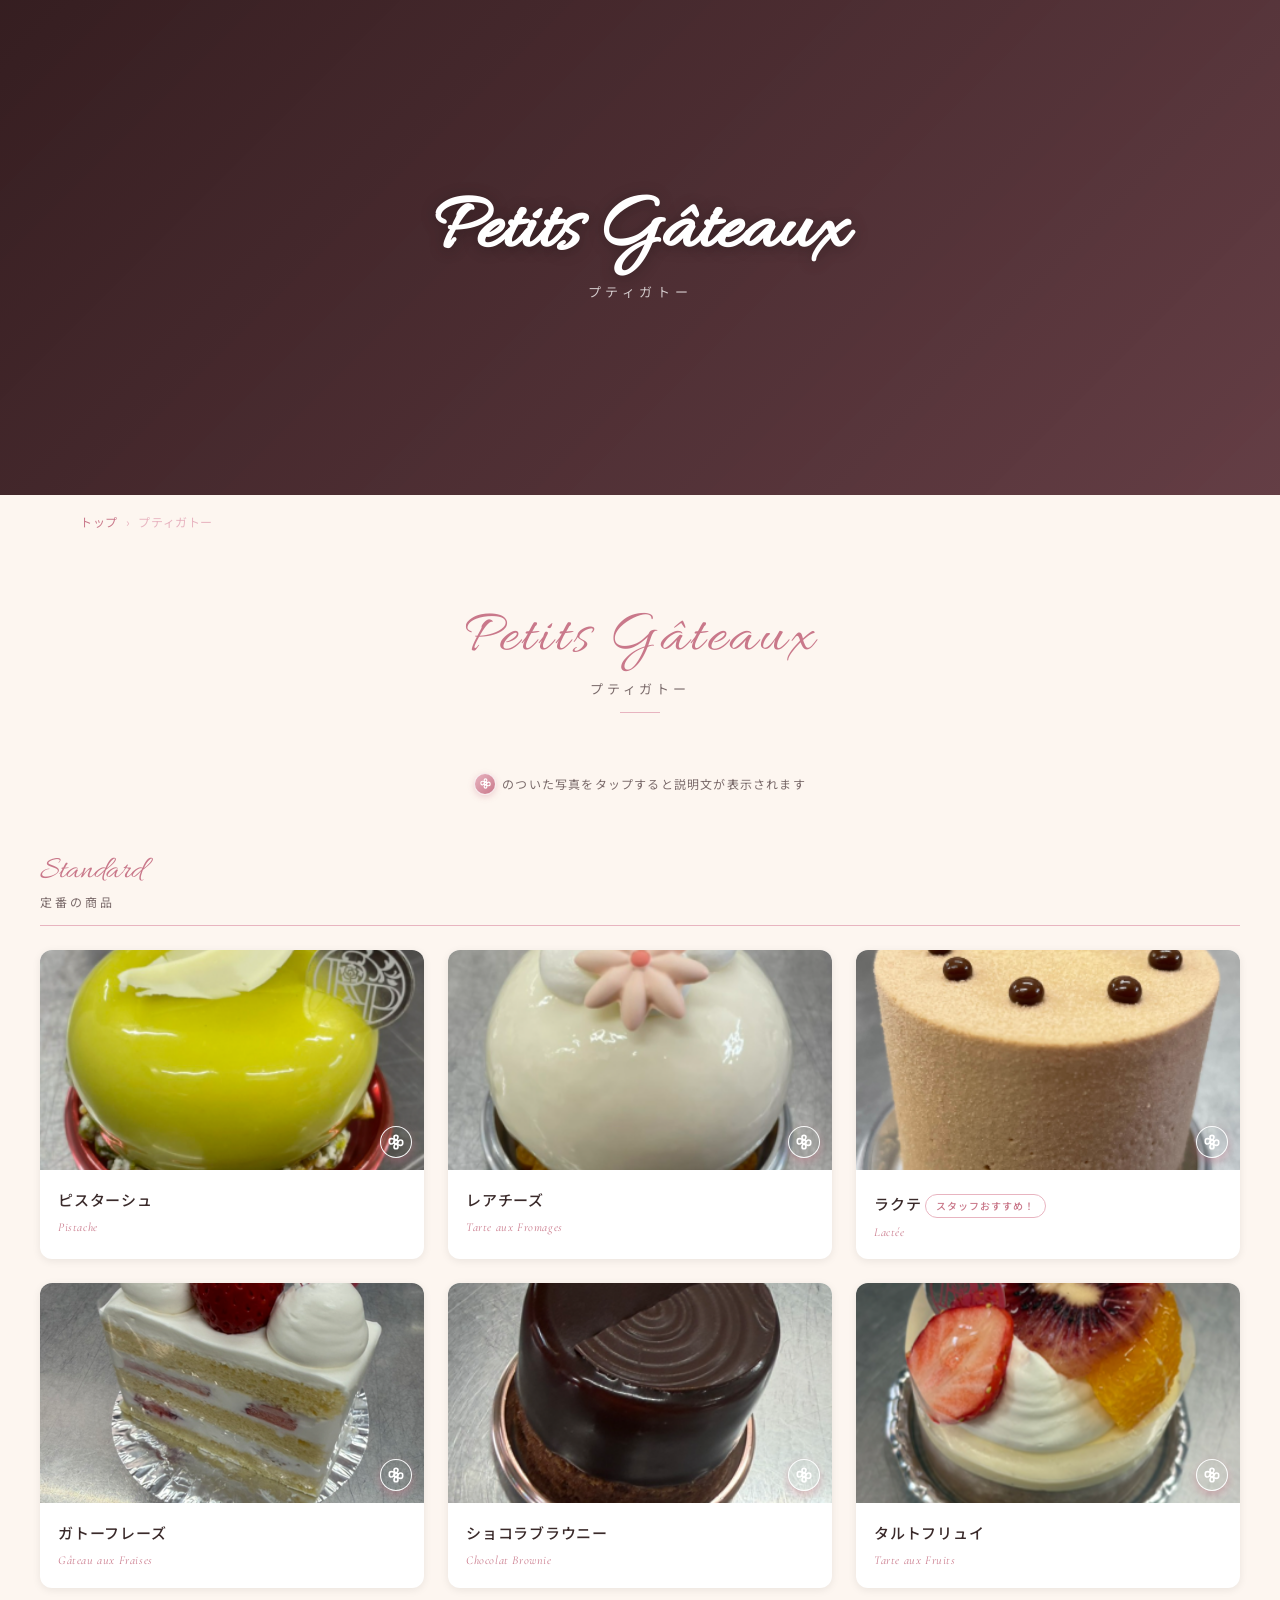
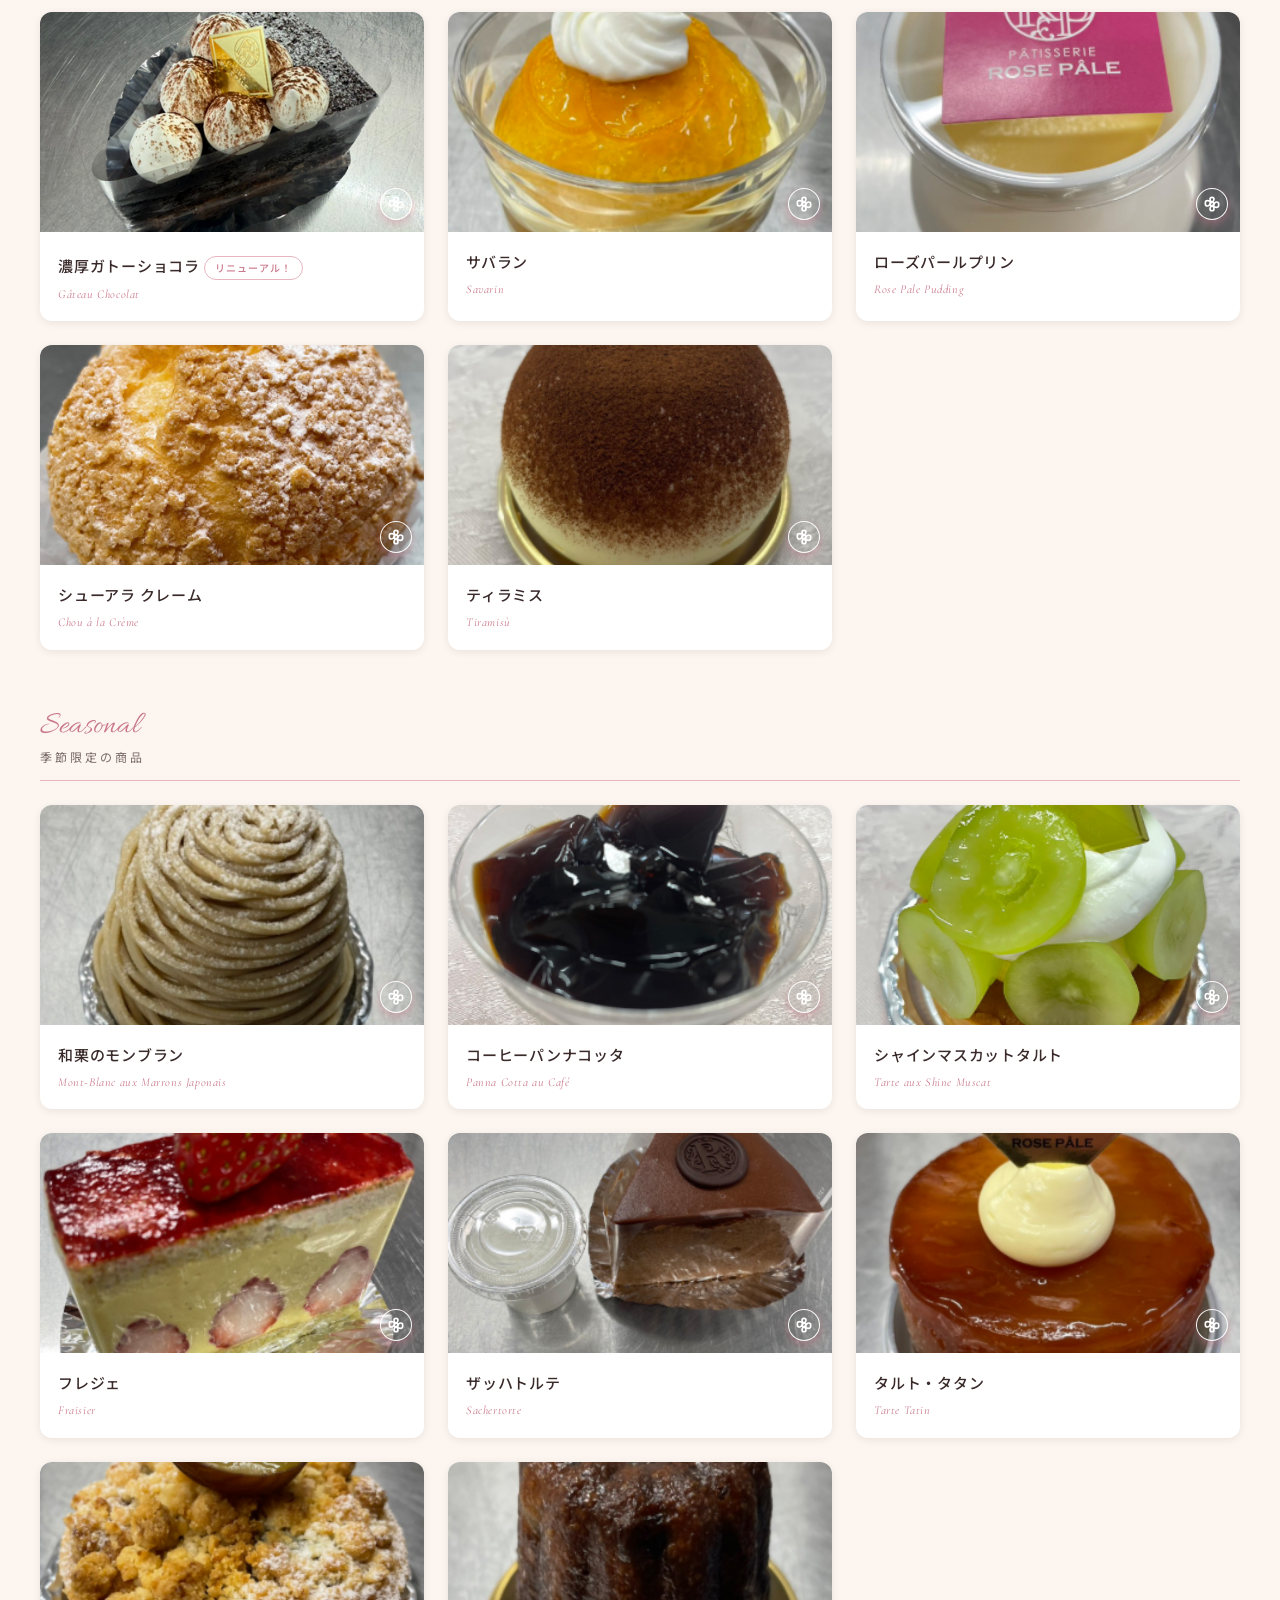
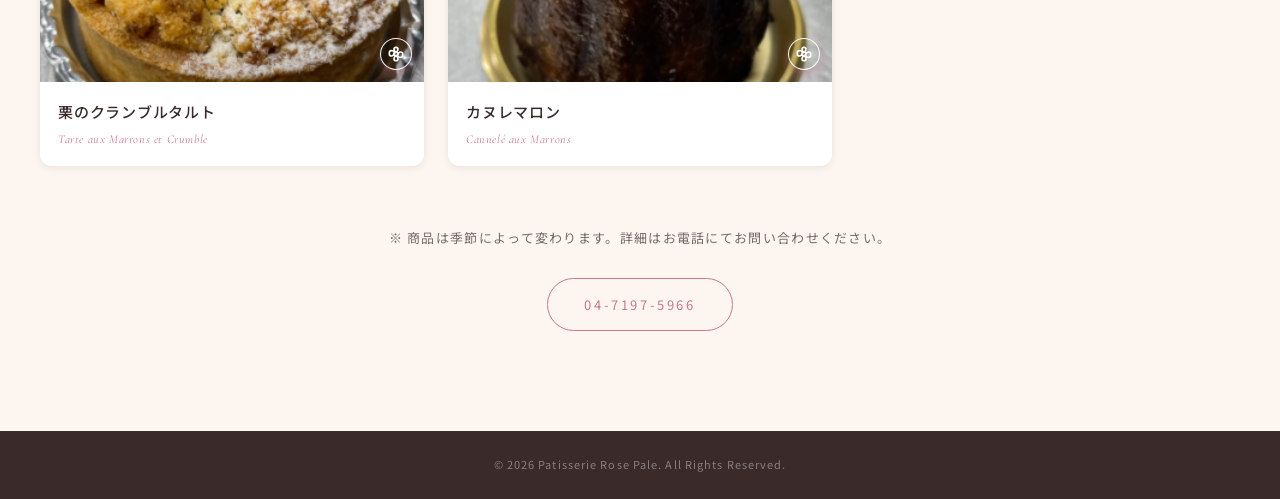
<file: petits-gateaux.html>
<!DOCTYPE html>
<html lang="ja">
<head>
  <meta charset="UTF-8">
  <meta name="viewport" content="width=device-width, initial-scale=1.0">
  <title>プティガトー | パティスリーローズパール</title>
  <meta name="description" content="パティスリーローズパールのプティガトー（小さなケーキ）一覧。フランス伝統の技法で作る一口サイズの芸術品。">
  <link rel="preconnect" href="https://fonts.googleapis.com">
  <link rel="preconnect" href="https://fonts.gstatic.com" crossorigin>
  <link href="https://fonts.googleapis.com/css2?family=Allura&family=Cormorant+Garamond:ital,wght@1,500&family=Noto+Sans+JP:wght@300;400;500&display=swap" rel="stylesheet">
  <link rel="stylesheet" href="css/style.css">
  <style>
    /* ── プティガトーページ固有スタイル ── */

    /* カード画像エリア */
    .petit-card {
      background: var(--color-white);
      border-radius: var(--radius-md);
      overflow: hidden;
      box-shadow: var(--shadow-sm);
      transition: transform 0.3s ease, box-shadow 0.3s ease;
    }
    .petit-card:hover {
      transform: translateY(-4px);
      box-shadow: var(--shadow-md);
    }

    /* 画像ラッパー：タップで説明オーバーレイ表示 */
    .petit-img-wrap {
      position: relative;
      overflow: hidden;
      cursor: pointer;
      -webkit-tap-highlight-color: transparent;
    }

    /* 画像スタイル */
    .petit-img {
      width: 100%;
      height: 220px;
      object-fit: cover;
      transition: transform 0.4s ease;
    }

    /* グレー画像プレースホルダー */
    .petit-img-wrap .img-placeholder {
      height: 220px;
      background: #c8c8c8;
      display: flex;
      align-items: center;
      justify-content: center;
      color: #999;
      font-size: 12px;
      letter-spacing: 0.15em;
      transition: transform 0.4s ease;
    }
    
    .petit-img-wrap .img-placeholder::after {
      content: 'PHOTO';
    }

    /* タップヒント（説明あり） */
    @keyframes flower-pulse {
      0% {
        transform: scale(1);
        box-shadow: 0 4px 10px rgba(201, 120, 138, 0.45);
      }
      50% {
        transform: scale(1.1);
        box-shadow: 0 6px 14px rgba(201, 120, 138, 0.6), 0 0 8px rgba(232, 180, 192, 0.4);
      }
      100% {
        transform: scale(1);
        box-shadow: 0 4px 10px rgba(201, 120, 138, 0.45);
      }
    }
    .petit-img-wrap.has-desc::before {
      content: '';
      position: absolute;
      bottom: 12px;
      right: 12px;
      width: 32px;
      height: 32px;
      background: linear-gradient(135deg, var(--color-rose-light), var(--color-rose));
      border: 1.5px solid rgba(255, 255, 255, 0.95);
      border-radius: 50%;
      z-index: 2;
      background-image: url("data:image/svg+xml,%3Csvg xmlns='http://www.w3.org/2000/svg' viewBox='0 0 24 24' fill='none' stroke='white' stroke-width='2.5' stroke-linecap='round' stroke-linejoin='round'%3E%3Ccircle cx='12' cy='12' r='3'/%3E%3Cpath d='M12 2a3 3 0 0 0-3 3c0 2 3 5 3 5s3-3 3-5a3 3 0 0 0-3-3z'/%3E%3Cpath d='M12 22a3 3 0 0 0 3-3c0-2-3-5-3-5s-3 3-3 5a3 3 0 0 0 3 3z'/%3E%3Cpath d='M2 12a3 3 0 0 0 3 3c2 0 5-3 5-5s-3-3-5-3a3 3 0 0 0-3 3z'/%3E%3Cpath d='M22 12a3 3 0 0 0-3-3c-2 0-5 3-5 5s3 3 5 3a3 3 0 0 0 3-3z'/%3E%3C/svg%3E");
      background-repeat: no-repeat;
      background-position: center;
      background-size: 16px;
      box-shadow: 0 4px 10px rgba(201, 120, 138, 0.45);
      transition: transform 0.3s ease, opacity 0.3s ease, box-shadow 0.3s ease;
      animation: flower-pulse 2.4s infinite ease-in-out;
    }
    .petit-img-wrap.has-desc.active::before {
      opacity: 0;
      transform: scale(0.8);
      pointer-events: none;
    }

    /* 説明オーバーレイ */
    .petit-desc-overlay {
      position: absolute;
      inset: 0;
      background: rgba(58, 42, 42, 0.88);
      backdrop-filter: blur(2px);
      display: flex;
      align-items: center;
      justify-content: center;
      padding: 20px;
      opacity: 0;
      transform: translateY(8px);
      transition: opacity 0.35s ease, transform 0.35s ease;
      pointer-events: none;
      z-index: 3;
    }
    .petit-img-wrap.active .petit-desc-overlay {
      opacity: 1;
      transform: translateY(0);
      pointer-events: all;
    }

    .petit-desc-overlay p {
      color: var(--color-white);
      font-size: 13px;
      line-height: 1.85;
      text-align: center;
      letter-spacing: 0.05em;
    }

    /* 閉じるボタン */
    .petit-close-btn {
      position: absolute;
      top: 10px;
      right: 10px;
      width: 28px;
      height: 28px;
      border-radius: 50%;
      background: rgba(255,255,255,0.25);
      display: flex;
      align-items: center;
      justify-content: center;
      z-index: 4;
      transition: background-color 0.2s, transform 0.2s;
    }
    .petit-close-btn:hover {
      background: rgba(255,255,255,0.4);
      transform: rotate(90deg);
    }
    .petit-close-btn svg {
      width: 14px;
      height: 14px;
      stroke: white;
      stroke-width: 2;
    }

    /* カード下部テキスト */
    .petit-card-body {
      padding: 16px 18px;
    }
    .petit-card-name {
      font-size: 15px;
      font-weight: 500;
      color: var(--color-text);
      margin: 0;
      letter-spacing: 0.05em;
    }
    .petit-card-name-en {
      display: block;
      font-family: var(--font-serif);
      font-style: italic;
      font-size: 12px;
      color: var(--color-rose);
      margin-top: 4px;
      letter-spacing: 0.05em;
    }
    .petit-card-tag {
      display: inline-block;
      font-size: 10px;
      letter-spacing: 0.1em;
      color: var(--color-rose);
      border: 1px solid var(--color-rose-light);
      border-radius: 20px;
      padding: 2px 10px;
      margin-top: 8px;
    }

    /* グリッド */
    .petit-grid {
      display: grid;
      grid-template-columns: repeat(3, 1fr);
      gap: 24px;
      max-width: 1200px;
      margin: 0 auto;
    }

    /* セクション区切り */
    .petit-category {
      max-width: 1200px;
      margin: 60px auto 24px;
      padding-bottom: 12px;
      border-bottom: 1px solid var(--color-rose-light);
    }
    .petit-category-title {
      font-family: var(--font-display);
      font-size: 32px;
      color: var(--color-rose);
      line-height: 1;
      margin-bottom: 4px;
    }
    .petit-category-title-ja {
      font-size: 12px;
      letter-spacing: 0.25em;
      color: var(--color-text-light);
    }

    /* タップ説明テキスト */
    .tap-hint {
      text-align: center;
      font-size: 12px;
      color: var(--color-text-light);
      letter-spacing: 0.1em;
      margin-bottom: 30px;
      display: flex;
      align-items: center;
      justify-content: center;
      gap: 6px;
    }
    .tap-hint-dot {
      width: 22px;
      height: 22px;
      background: linear-gradient(135deg, var(--color-rose-light), var(--color-rose));
      border: 1px solid rgba(255, 255, 255, 0.8);
      border-radius: 50%;
      display: inline-flex;
      align-items: center;
      justify-content: center;
      flex-shrink: 0;
      box-shadow: 0 2px 6px rgba(201, 120, 138, 0.3);
    }
    .tap-hint-dot svg {
      width: 11px;
      height: 11px;
      stroke: white;
      stroke-width: 2.5;
    }

    @media (max-width: 960px) {
      .petit-grid {
        grid-template-columns: repeat(2, 1fr);
      }
      .petit-desc-overlay {
        padding: 12px 10px;
        overflow-y: auto;
      }
      .petit-desc-overlay p {
        font-size: 15px;
        line-height: 1.6;
      }
    }
    @media (max-width: 600px) {
      .petit-grid {
        grid-template-columns: repeat(2, 1fr);
        gap: 14px;
      }
      .petit-img {
        height: 160px;
      }
      .petit-card-body {
        padding: 12px 14px;
      }
      .petit-card-name {
        font-size: 13px;
      }
      .petit-desc-overlay {
        padding: 8px 6px;
      }
      .petit-desc-overlay p {
        font-size: 14px;
        line-height: 1.45;
      }
    }

    /* ── ヒーロースライドショー ── */
    .page-hero {
      position: relative;
      overflow: hidden;
      background-color: #3a2a2a;
    }
    .page-hero-slides {
      position: absolute;
      inset: 0;
      z-index: 0;
    }
    .page-hero-slide {
      position: absolute;
      inset: 0;
      background-size: cover;
      background-position: center;
      opacity: 0;
      transform: scale(1.05);
      animation: hero-slideshow 12s infinite;
      animation-fill-mode: both;
    }
    .page-hero-slide:nth-child(1) {
      animation-delay: 0s;
    }
    .page-hero-slide:nth-child(2) {
      animation-delay: 4s;
    }
    .page-hero-slide:nth-child(3) {
      animation-delay: 8s;
    }

    @keyframes hero-slideshow {
      0% {
        opacity: 0;
        transform: scale(1.05);
      }
      8.33% {
        opacity: 1;
      }
      33.33% {
        opacity: 1;
        transform: scale(1);
      }
      41.66% {
        opacity: 0;
        transform: scale(0.98);
      }
      100% {
        opacity: 0;
      }
    }
  </style>
</head>
<body>

  <!-- Header -->
  <header id="site-header" class="header-transparent">
    <div class="header-inner">
      <a href="index.html" class="site-logo"><img src="img/ロゴ.png" alt="Patisserie Rose Pale" class="site-logo-img"></a>
      <button class="hamburger-btn" id="hamburger-btn" aria-label="メニューを開く">
        <span></span>
        <span></span>
        <span></span>
      </button>
    </div>
  </header>

  <!-- Navigation Overlay -->
  <div class="nav-overlay" id="nav-overlay">
    <nav>
      <ul>
        <li><a href="index.html"><span class="nav-en">Top</span><span class="nav-ja">トップページ</span></a></li>
        <li><a href="namagashi.html"><span class="nav-en">Whole Cakes</span><span class="nav-ja">ホールケーキ</span></a></li>
        <li><a href="petits-gateaux.html"><span class="nav-en">Petits Gâteaux</span><span class="nav-ja">プティガトー</span></a></li>
        <li><a href="yakigashi.html"><span class="nav-en">Baked Sweets</span><span class="nav-ja">焼き菓子</span></a></li>
        <li><a href="shop.html"><span class="nav-en">Our Shop</span><span class="nav-ja">店舗紹介</span></a></li>
      </ul>
    </nav>
  </div>

  <!-- Page Hero (スライドショー) -->
  <section class="page-hero" aria-label="プティガトー">
    <div class="page-hero-slides">
      <div class="page-hero-slide" style="background-image: url('img/レアチーズ.png');"></div>
      <div class="page-hero-slide" style="background-image: url('img/ガトーフレーズ.png');"></div>
      <div class="page-hero-slide" style="background-image: url('img/ショコラブラウニー.png');"></div>
    </div>
    <div class="page-hero-overlay"></div>
    <div class="page-hero-content">
      <h1 class="page-title-en">Petits Gâteaux</h1>
      <p class="page-title-ja">プティガトー</p>
    </div>
  </section>

  <!-- Breadcrumb -->
  <div class="breadcrumb">
    <a href="index.html">トップ</a>
    <span>›</span>
    <span>プティガトー</span>
  </div>

  <!-- Product Section -->
  <main style="padding: 60px 30px 100px;">
    <div class="section-title fade-in-up">
      <span class="title-en">Petits Gâteaux</span>
      <span class="title-ja">プティガトー</span>
      <span class="title-line"></span>
    </div>

    <p class="tap-hint fade-in-up">
      <span class="tap-hint-dot">
        <svg viewBox="0 0 24 24" fill="none" stroke="currentColor" stroke-width="2.5" stroke-linecap="round" stroke-linejoin="round">
          <circle cx="12" cy="12" r="3"/>
          <path d="M12 2a3 3 0 0 0-3 3c0 2 3 5 3 5s3-3 3-5a3 3 0 0 0-3-3z"/>
          <path d="M12 22a3 3 0 0 0 3-3c0-2-3-5-3-5s-3 3-3 5a3 3 0 0 0 3 3z"/>
          <path d="M2 12a3 3 0 0 0 3 3c2 0 5-3 5-5s-3-3-5-3a3 3 0 0 0-3 3z"/>
          <path d="M22 12a3 3 0 0 0-3-3c-2 0-5 3-5 5s3 3 5 3a3 3 0 0 0 3-3z"/>
        </svg>
      </span>
      のついた写真をタップすると説明文が表示されます
    </p>

    <!-- 定番の商品 -->
    <div class="petit-category fade-in-up">
      <p class="petit-category-title">Standard</p>
      <p class="petit-category-title-ja">定番の商品</p>
    </div>
    <div class="petit-grid">

      <!-- ピスターシュ -->
      <article class="petit-card fade-in-up">
        <div class="petit-img-wrap has-desc" id="card-1" onclick="toggleDesc('card-1')">
          <img src="img/ピスターシュ2.png" alt="ピスターシュ" class="petit-img" loading="lazy">
          <div class="petit-desc-overlay">
            <button class="petit-close-btn" onclick="event.stopPropagation(); toggleDesc('card-1')" aria-label="閉じる">
              <svg viewBox="0 0 24 24" fill="none" stroke-linecap="round" stroke-linejoin="round"><line x1="18" y1="6" x2="6" y2="18"/><line x1="6" y1="6" x2="18" y2="18"/></svg>
            </button>
            <p>ピスタチオムース、フランボワーズクレームブリュレ、グリオットチェリーコンポート。土台はパートシュクレ、ピスタチオ生地で組み立てました。</p>
          </div>
        </div>
        <div class="petit-card-body">
          <h2 class="petit-card-name">ピスターシュ</h2>
          <span class="petit-card-name-en">Pistache</span>
        </div>
      </article>

      <!-- レアチーズ -->
      <article class="petit-card fade-in-up">
        <div class="petit-img-wrap has-desc" id="card-2" onclick="toggleDesc('card-2')">
          <img src="img/レアチーズ.png" alt="レアチーズ" class="petit-img" loading="lazy">
          <div class="petit-desc-overlay">
            <button class="petit-close-btn" onclick="event.stopPropagation(); toggleDesc('card-2')" aria-label="閉じる">
              <svg viewBox="0 0 24 24" fill="none" stroke-linecap="round" stroke-linejoin="round"><line x1="18" y1="6" x2="6" y2="18"/><line x1="6" y1="6" x2="18" y2="18"/></svg>
            </button>
            <p>クリームチーズムース、マンゴーとパッションフルーツのクリーム、土台はパートシュクレ、表面にはレモンのグラサージュをかけました。</p>
          </div>
        </div>
        <div class="petit-card-body">
          <h2 class="petit-card-name">レアチーズ</h2>
          <span class="petit-card-name-en">Tarte aux Fromages</span>
        </div>
      </article>

      <!-- ラクテ -->
      <article class="petit-card fade-in-up">
        <div class="petit-img-wrap has-desc" id="card-3" onclick="toggleDesc('card-3')">
          <img src="img/ラクテ（スタッフおすすめ！）.png" alt="ラクテ" class="petit-img" loading="lazy">
          <div class="petit-desc-overlay">
            <button class="petit-close-btn" onclick="event.stopPropagation(); toggleDesc('card-3')" aria-label="閉じる">
              <svg viewBox="0 0 24 24" fill="none" stroke-linecap="round" stroke-linejoin="round"><line x1="18" y1="6" x2="6" y2="18"/><line x1="6" y1="6" x2="18" y2="18"/></svg>
            </button>
            <p>ミルクチョコレートムース、キャラメルクレームブリュレ、チョコレートクリーム（ヘーゼルナッツキャラメリゼ）を組み合わせました。</p>
          </div>
        </div>
        <div class="petit-card-body">
          <h2 class="petit-card-name">ラクテ <span class="petit-card-tag">スタッフおすすめ！</span></h2>
          <span class="petit-card-name-en">Lactée</span>
        </div>
      </article>

      <!-- ガトーフレーズ -->
      <article class="petit-card fade-in-up">
        <div class="petit-img-wrap has-desc" id="card-4" onclick="toggleDesc('card-4')">
          <img src="img/ガトーフレーズ.png" alt="ガトーフレーズ" class="petit-img" loading="lazy">
          <div class="petit-desc-overlay">
            <button class="petit-close-btn" onclick="event.stopPropagation(); toggleDesc('card-4')" aria-label="閉じる">
              <svg viewBox="0 0 24 24" fill="none" stroke-linecap="round" stroke-linejoin="round"><line x1="18" y1="6" x2="6" y2="18"/><line x1="6" y1="6" x2="18" y2="18"/></svg>
            </button>
            <p>苺、生クリーム、スポンジのバランスにこだわりました。</p>
          </div>
        </div>
        <div class="petit-card-body">
          <h2 class="petit-card-name">ガトーフレーズ</h2>
          <span class="petit-card-name-en">Gâteau aux Fraises</span>
        </div>
      </article>

      <!-- ショコラブラウニー -->
      <article class="petit-card fade-in-up">
        <div class="petit-img-wrap has-desc" id="card-5" onclick="toggleDesc('card-5')">
          <img src="img/ショコラブラウニー.png" alt="ショコラブラウニー" class="petit-img" loading="lazy">
          <div class="petit-desc-overlay">
            <button class="petit-close-btn" onclick="event.stopPropagation(); toggleDesc('card-5')" aria-label="閉じる">
              <svg viewBox="0 0 24 24" fill="none" stroke-linecap="round" stroke-linejoin="round"><line x1="18" y1="6" x2="6" y2="18"/><line x1="6" y1="6" x2="18" y2="18"/></svg>
            </button>
            <p>底にブラウニー生地（オレンジピール、クルミ）ムースはフランス産、スペイン産のチョコレート（カカオ61％）を使用しました。</p>
          </div>
        </div>
        <div class="petit-card-body">
          <h2 class="petit-card-name">ショコラブラウニー</h2>
          <span class="petit-card-name-en">Chocolat Brownie</span>
        </div>
      </article>

      <!-- タルトフリュイ -->
      <article class="petit-card fade-in-up">
        <div class="petit-img-wrap has-desc" id="card-7" onclick="toggleDesc('card-7')">
          <img src="img/タルトフリュイ2.png" alt="タルトフリュイ" class="petit-img" loading="lazy">
          <div class="petit-desc-overlay">
            <button class="petit-close-btn" onclick="event.stopPropagation(); toggleDesc('card-7')" aria-label="閉じる">
              <svg viewBox="0 0 24 24" fill="none" stroke-linecap="round" stroke-linejoin="round"><line x1="18" y1="6" x2="6" y2="18"/><line x1="6" y1="6" x2="18" y2="18"/></svg>
            </button>
            <p>しっかり焼き込んだタルトにカスタードクリーム、季節のフルーツを盛りつけました。</p>
          </div>
        </div>
        <div class="petit-card-body">
          <h2 class="petit-card-name">タルトフリュイ</h2>
          <span class="petit-card-name-en">Tarte aux Fruits</span>
        </div>
      </article>

      <!-- 濃厚ガトーショコラ -->
      <article class="petit-card fade-in-up">
        <div class="petit-img-wrap has-desc" id="card-8" onclick="toggleDesc('card-8')">
          <img src="img/濃厚ガトーショコラ2.png" alt="濃厚ガトーショコラ" class="petit-img" loading="lazy">
          <div class="petit-desc-overlay">
            <button class="petit-close-btn" onclick="event.stopPropagation(); toggleDesc('card-8')" aria-label="閉じる">
              <svg viewBox="0 0 24 24" fill="none" stroke-linecap="round" stroke-linejoin="round"><line x1="18" y1="6" x2="6" y2="18"/><line x1="6" y1="6" x2="18" y2="18"/></svg>
            </button>
            <p>フランス産チョコレート（カカオ56％）使用し、チョコチップをアクセントに合わせました。</p>
          </div>
        </div>
        <div class="petit-card-body">
          <h2 class="petit-card-name">濃厚ガトーショコラ <span class="petit-card-tag">リニューアル！</span></h2>
          <span class="petit-card-name-en">Gâteau Chocolat</span>
        </div>
      </article>

      <!-- サバラン -->
      <article class="petit-card fade-in-up">
        <div class="petit-img-wrap has-desc" id="card-9" onclick="toggleDesc('card-9')">
          <img src="img/サバラン.png" alt="サバラン" class="petit-img" loading="lazy">
          <div class="petit-desc-overlay">
            <button class="petit-close-btn" onclick="event.stopPropagation(); toggleDesc('card-9')" aria-label="閉じる">
              <svg viewBox="0 0 24 24" fill="none" stroke-linecap="round" stroke-linejoin="round"><line x1="18" y1="6" x2="6" y2="18"/><line x1="6" y1="6" x2="18" y2="18"/></svg>
            </button>
            <p>ブリオッシュ生地にラム酒、アプリコットリキュールのシロップを染み込ませ、オレンジ果肉、カスタードクリーム、アンズジャムで仕上げました。</p>
          </div>
        </div>
        <div class="petit-card-body">
          <h2 class="petit-card-name">サバラン</h2>
          <span class="petit-card-name-en">Savarin</span>
        </div>
      </article>

      <!-- ローズパールプリン -->
      <article class="petit-card fade-in-up">
        <div class="petit-img-wrap has-desc" id="card-10" onclick="toggleDesc('card-10')">
          <img src="img/ローズパールプリン.png" alt="ローズパールプリン" class="petit-img" loading="lazy">
          <div class="petit-desc-overlay">
            <button class="petit-close-btn" onclick="event.stopPropagation(); toggleDesc('card-10')" aria-label="閉じる">
              <svg viewBox="0 0 24 24" fill="none" stroke-linecap="round" stroke-linejoin="round"><line x1="18" y1="6" x2="6" y2="18"/><line x1="6" y1="6" x2="18" y2="18"/></svg>
            </button>
            <p>バニラをふんだんに使用した濃厚プリンです。</p>
          </div>
        </div>
        <div class="petit-card-body">
          <h2 class="petit-card-name">ローズパールプリン</h2>
          <span class="petit-card-name-en">Rose Pale Pudding</span>
        </div>
      </article>

      <!-- シューアラ クレーム -->
      <article class="petit-card fade-in-up">
        <div class="petit-img-wrap has-desc" id="card-11" onclick="toggleDesc('card-11')">
          <img src="img/シューアラ クレーム.png" alt="シューアラ クレーム" class="petit-img" loading="lazy">
          <div class="petit-desc-overlay">
            <button class="petit-close-btn" onclick="event.stopPropagation(); toggleDesc('card-11')" aria-label="閉じる">
              <svg viewBox="0 0 24 24" fill="none" stroke-linecap="round" stroke-linejoin="round"><line x1="18" y1="6" x2="6" y2="18"/><line x1="6" y1="6" x2="18" y2="18"/></svg>
            </button>
            <p>クッキー生地を乗せて焼いたシュー生地に、バニラ入りのカスタードクリームを詰めました。</p>
          </div>
        </div>
        <div class="petit-card-body">
          <h2 class="petit-card-name">シューアラ クレーム</h2>
          <span class="petit-card-name-en">Chou à la Crème</span>
        </div>
      </article>

      <!-- ティラミス -->
      <article class="petit-card fade-in-up">
        <div class="petit-img-wrap has-desc" id="card-12" onclick="toggleDesc('card-12')">
          <img src="img/ティラミス.png" alt="ティラミス" class="petit-img" loading="lazy">
          <div class="petit-desc-overlay">
            <button class="petit-close-btn" onclick="event.stopPropagation(); toggleDesc('card-12')" aria-label="閉じる">
              <svg viewBox="0 0 24 24" fill="none" stroke-linecap="round" stroke-linejoin="round"><line x1="18" y1="6" x2="6" y2="18"/><line x1="6" y1="6" x2="18" y2="18"/></svg>
            </button>
            <p>イタリアの伝統菓子。イタリア産のマスカルポーネを使用しセンターにクレームブリュレ、生地にコーヒーを染み込ませました。</p>
          </div>
        </div>
        <div class="petit-card-body">
          <h2 class="petit-card-name">ティラミス</h2>
          <span class="petit-card-name-en">Tiramisù</span>
        </div>
      </article>

    </div>

    <!-- 季節限定 -->
    <div class="petit-category fade-in-up">
      <p class="petit-category-title">Seasonal</p>
      <p class="petit-category-title-ja">季節限定の商品</p>
    </div>
    <div class="petit-grid">

      <!-- 和栗のモンブラン -->
      <article class="petit-card fade-in-up">
        <div class="petit-img-wrap has-desc" id="card-13" onclick="toggleDesc('card-13')">
          <img src="img/和栗モンブラン.png" alt="和栗のモンブラン" class="petit-img" loading="lazy">
          <div class="petit-desc-overlay">
            <button class="petit-close-btn" onclick="event.stopPropagation(); toggleDesc('card-13')" aria-label="閉じる">
              <svg viewBox="0 0 24 24" fill="none" stroke-linecap="round" stroke-linejoin="round"><line x1="18" y1="6" x2="6" y2="18"/><line x1="6" y1="6" x2="18" y2="18"/></svg>
            </button>
            <p>筑波産のマロンペーストにカスタードクリームを合わせたクリーム、生クリーム、渋皮栗、乾燥焼きしたアーモンドメレンゲを土台にして組み立てました。</p>
          </div>
        </div>
        <div class="petit-card-body">
          <h2 class="petit-card-name">和栗のモンブラン</h2>
          <span class="petit-card-name-en">Mont-Blanc aux Marrons Japonais</span>
        </div>
      </article>

      <!-- コーヒーパンナコッタ -->
      <article class="petit-card fade-in-up">
        <div class="petit-img-wrap has-desc" id="card-14" onclick="toggleDesc('card-14')">
          <img src="img/コーヒーパンナコッタ.png" alt="コーヒーパンナコッタ" class="petit-img" loading="lazy">
          <div class="petit-desc-overlay">
            <button class="petit-close-btn" onclick="event.stopPropagation(); toggleDesc('card-14')" aria-label="閉じる">
              <svg viewBox="0 0 24 24" fill="none" stroke-linecap="round" stroke-linejoin="round"><line x1="18" y1="6" x2="6" y2="18"/><line x1="6" y1="6" x2="18" y2="18"/></svg>
            </button>
            <p>コーヒーゼリーにイタリアの菓子パンナコッタと合わせてみました。</p>
          </div>
        </div>
        <div class="petit-card-body">
          <h2 class="petit-card-name">コーヒーパンナコッタ</h2>
          <span class="petit-card-name-en">Panna Cotta au Café</span>
        </div>
      </article>

      <!-- シャインマスカットタルト -->
      <article class="petit-card fade-in-up">
        <div class="petit-img-wrap has-desc" id="card-15" onclick="toggleDesc('card-15')">
          <img src="img/シャインマスカットタルト.png" alt="シャインマスカットタルト" class="petit-img" loading="lazy">
          <div class="petit-desc-overlay">
            <button class="petit-close-btn" onclick="event.stopPropagation(); toggleDesc('card-15')" aria-label="閉じる">
              <svg viewBox="0 0 24 24" fill="none" stroke-linecap="round" stroke-linejoin="round"><line x1="18" y1="6" x2="6" y2="18"/><line x1="6" y1="6" x2="18" y2="18"/></svg>
            </button>
            <p>自家製タルトにカスタードクリーム、生クリーム、シャインマスカットを盛りつけました。</p>
          </div>
        </div>
        <div class="petit-card-body">
          <h2 class="petit-card-name">シャインマスカットタルト</h2>
          <span class="petit-card-name-en">Tarte aux Shine Muscat</span>
        </div>
      </article>

      <!-- フレジェ -->
      <article class="petit-card fade-in-up">
        <div class="petit-img-wrap has-desc" id="card-16" onclick="toggleDesc('card-16')">
          <img src="img/フレジェ.png" alt="フレジェ" class="petit-img" loading="lazy">
          <div class="petit-desc-overlay">
            <button class="petit-close-btn" onclick="event.stopPropagation(); toggleDesc('card-16')" aria-label="閉じる">
              <svg viewBox="0 0 24 24" fill="none" stroke-linecap="round" stroke-linejoin="round"><line x1="18" y1="6" x2="6" y2="18"/><line x1="6" y1="6" x2="18" y2="18"/></svg>
            </button>
            <p>ピスタチオのダクワーズ、ピスタチオのクレームムースリーヌ、ふんだんに苺をサンドしました。仕上げに自家製フランボワーズジャムを塗りました。</p>
          </div>
        </div>
        <div class="petit-card-body">
          <h2 class="petit-card-name">フレジェ</h2>
          <span class="petit-card-name-en">Fraisier</span>
        </div>
      </article>

      <!-- ザッハトルテ -->
      <article class="petit-card fade-in-up">
        <div class="petit-img-wrap has-desc" id="card-17" onclick="toggleDesc('card-17')">
          <img src="img/ザッハトルテ.png" alt="ザッハトルテ" class="petit-img" loading="lazy">
          <div class="petit-desc-overlay">
            <button class="petit-close-btn" onclick="event.stopPropagation(); toggleDesc('card-17')" aria-label="閉じる">
              <svg viewBox="0 0 24 24" fill="none" stroke-linecap="round" stroke-linejoin="round"><line x1="18" y1="6" x2="6" y2="18"/><line x1="6" y1="6" x2="18" y2="18"/></svg>
            </button>
            <p>オーストリアの伝統菓子。チョコレート生地にアプリコットジャムを塗りチョコレートでコーティングしました。生クリームと一緒にお召し上がりください。</p>
          </div>
        </div>
        <div class="petit-card-body">
          <h2 class="petit-card-name">ザッハトルテ</h2>
          <span class="petit-card-name-en">Sachertorte</span>
        </div>
      </article>

      <!-- タルト・タタン -->
      <article class="petit-card fade-in-up">
        <div class="petit-img-wrap has-desc" id="card-18" onclick="toggleDesc('card-18')">
          <img src="img/タルト・タタン.png" alt="タルト・タタン" class="petit-img" loading="lazy">
          <div class="petit-desc-overlay">
            <button class="petit-close-btn" onclick="event.stopPropagation(); toggleDesc('card-18')" aria-label="閉じる">
              <svg viewBox="0 0 24 24" fill="none" stroke-linecap="round" stroke-linejoin="round"><line x1="18" y1="6" x2="6" y2="18"/><line x1="6" y1="6" x2="18" y2="18"/></svg>
            </button>
            <p>りんご（紅玉）をキャレメリゼしオーブンでじっくりと焼き上げました。土台は発酵バターを使用したパイ生地です。</p>
          </div>
        </div>
        <div class="petit-card-body">
          <h2 class="petit-card-name">タルト・タタン</h2>
          <span class="petit-card-name-en">Tarte Tatin</span>
        </div>
      </article>

      <!-- 栗のクランブルタルト -->
      <article class="petit-card fade-in-up">
        <div class="petit-img-wrap has-desc" id="card-19" onclick="toggleDesc('card-19')">
          <img src="img/栗のクランブルタルト.png" alt="栗のクランブルタルト" class="petit-img" loading="lazy">
          <div class="petit-desc-overlay">
            <button class="petit-close-btn" onclick="event.stopPropagation(); toggleDesc('card-19')" aria-label="閉じる">
              <svg viewBox="0 0 24 24" fill="none" stroke-linecap="round" stroke-linejoin="round"><line x1="18" y1="6" x2="6" y2="18"/><line x1="6" y1="6" x2="18" y2="18"/></svg>
            </button>
            <p>タルト生地の中にフランス産のマロンクリーム、アーモンドクリーム、渋皮栗、クランブルを散らして焼成しました。</p>
          </div>
        </div>
        <div class="petit-card-body">
          <h2 class="petit-card-name">栗のクランブルタルト</h2>
          <span class="petit-card-name-en">Tarte aux Marrons et Crumble</span>
        </div>
      </article>

      <!-- カヌレマロン -->
      <article class="petit-card fade-in-up">
        <div class="petit-img-wrap has-desc" id="card-20" onclick="toggleDesc('card-20')">
          <img src="img/カヌレマロン.png" alt="カヌレマロン" class="petit-img" loading="lazy">
          <div class="petit-desc-overlay">
            <button class="petit-close-btn" onclick="event.stopPropagation(); toggleDesc('card-20')" aria-label="閉じる">
              <svg viewBox="0 0 24 24" fill="none" stroke-linecap="round" stroke-linejoin="round"><line x1="18" y1="6" x2="6" y2="18"/><line x1="6" y1="6" x2="18" y2="18"/></svg>
            </button>
            <p>フランスの伝統菓子。刻んだ栗と生地にマロンクリームを合わせました。外がカリッと中はしっとりしています。</p>
          </div>
        </div>
        <div class="petit-card-body">
          <h2 class="petit-card-name">カヌレマロン</h2>
          <span class="petit-card-name-en">Cannelé aux Marrons</span>
        </div>
      </article>

    </div>

    <div style="text-align: center; margin-top: 60px;" class="fade-in-up">
      <p style="font-size:13px; color: var(--color-text-light); letter-spacing: 0.1em; margin-bottom: 8px;">
        ※ 商品は季節によって変わります。詳細はお電話にてお問い合わせください。
      </p>
      <a href="tel:04-7197-5966" class="btn-outline" style="margin-top: 20px;">04-7197-5966</a>
    </div>
  </main>

  <!-- Footer -->
  <footer class="footer-bar">
    <p>&copy; 2026 Patisserie Rose Pale. All Rights Reserved.</p>
  </footer>

  <button id="back-to-top" aria-label="ページトップへ戻る">
    <svg viewBox="0 0 24 24" fill="none" stroke="currentColor" stroke-width="2" stroke-linecap="round" stroke-linejoin="round">
      <polyline points="18 15 12 9 6 15"/>
    </svg>
  </button>

      <div class="sp-bottom-bar">
    <ul>
      <li>
        <a href="tel:04-7197-5966" aria-label="電話する">
          <svg viewBox="0 0 24 24" fill="none" stroke="currentColor" stroke-width="1.5" stroke-linecap="round" stroke-linejoin="round">
            <path d="M22 16.92v3a2 2 0 01-2.18 2 19.79 19.79 0 01-8.63-3.07A19.5 19.5 0 013.07 10.8a19.79 19.79 0 01-3.07-8.72A2 2 0 012.18 0h3a2 2 0 012 1.72c.127.96.361 1.903.7 2.81a2 2 0 01-.45 2.11L6.91 7.09a16 16 0 006 6l.56-.56a2 2 0 012.11-.45c.907.339 1.85.573 2.81.7A2 2 0 0122 16.92z"/>
          </svg>
          Tel
        </a>
      </li>
      <li>
        <a href="https://www.instagram.com/rosepale2020/" target="_blank" rel="noopener noreferrer" aria-label="Instagram">
          <svg viewBox="0 0 24 24" fill="none" stroke="currentColor" stroke-width="1.5" stroke-linecap="round" stroke-linejoin="round">
            <rect x="2" y="2" width="20" height="20" rx="5" ry="5"/>
            <circle cx="12" cy="12" r="4"/>
            <circle cx="17.5" cy="6.5" r="1" fill="currentColor" stroke="none"/>
          </svg>
          Instagram
        </a>
      </li>
      <li>
        <a href="https://line.me/R/ti/p/@408lzbvm?oat_content=url" target="_blank" rel="noopener noreferrer" aria-label="LINE">
          <svg viewBox="0 0 24 24" fill="none" stroke="currentColor" stroke-width="1.5" stroke-linecap="round" stroke-linejoin="round">
            <path d="M21 11.5a8.38 8.38 0 0 1-.9 3.8 8.5 8.5 0 0 1-7.6 4.7 8.38 8.38 0 0 1-3.8-.9L3 21l1.9-5.7a8.38 8.38 0 0 1-.9-3.8 8.5 8.5 0 0 1 4.7-7.6 8.38 8.38 0 0 1 3.8-.9h.5a8.48 8.48 0 0 1 8 8v.5z"/>
          </svg>
          LINE
        </a>
      </li>
      <li>
        <a href="https://goo.gl/maps/tMZ2dfhwpbiLXZkw8" target="_blank" rel="noopener noreferrer" aria-label="地図を開く">
          <svg viewBox="0 0 24 24" fill="none" stroke="currentColor" stroke-width="1.5" stroke-linecap="round" stroke-linejoin="round">
            <path d="M12 2C8.13 2 5 5.13 5 9c0 5.25 7 13 7 13s7-7.75 7-13c0-3.87-3.13-7-7-7z"/>
            <circle cx="12" cy="9" r="2.5"/>
          </svg>
          Map
        </a>
      </li>
    </ul>
  </div>

  <script src="js/main.js"></script>
  <script>
    // 説明オーバーレイの開閉
    function toggleDesc(id) {
      const wrap = document.getElementById(id);
      if (!wrap || !wrap.classList.contains('has-desc')) return;

      const isActive = wrap.classList.contains('active');

      // 他のすべてを閉じる
      document.querySelectorAll('.petit-img-wrap.active').forEach(el => {
        el.classList.remove('active');
      });

      // 自分をトグル
      if (!isActive) {
        wrap.classList.add('active');
      }
    }

    // 外側クリックで閉じる
    document.addEventListener('click', function(e) {
      if (!e.target.closest('.petit-img-wrap')) {
        document.querySelectorAll('.petit-img-wrap.active').forEach(el => {
          el.classList.remove('active');
        });
      }
    });
  </script>
</body>
</html>
</file>
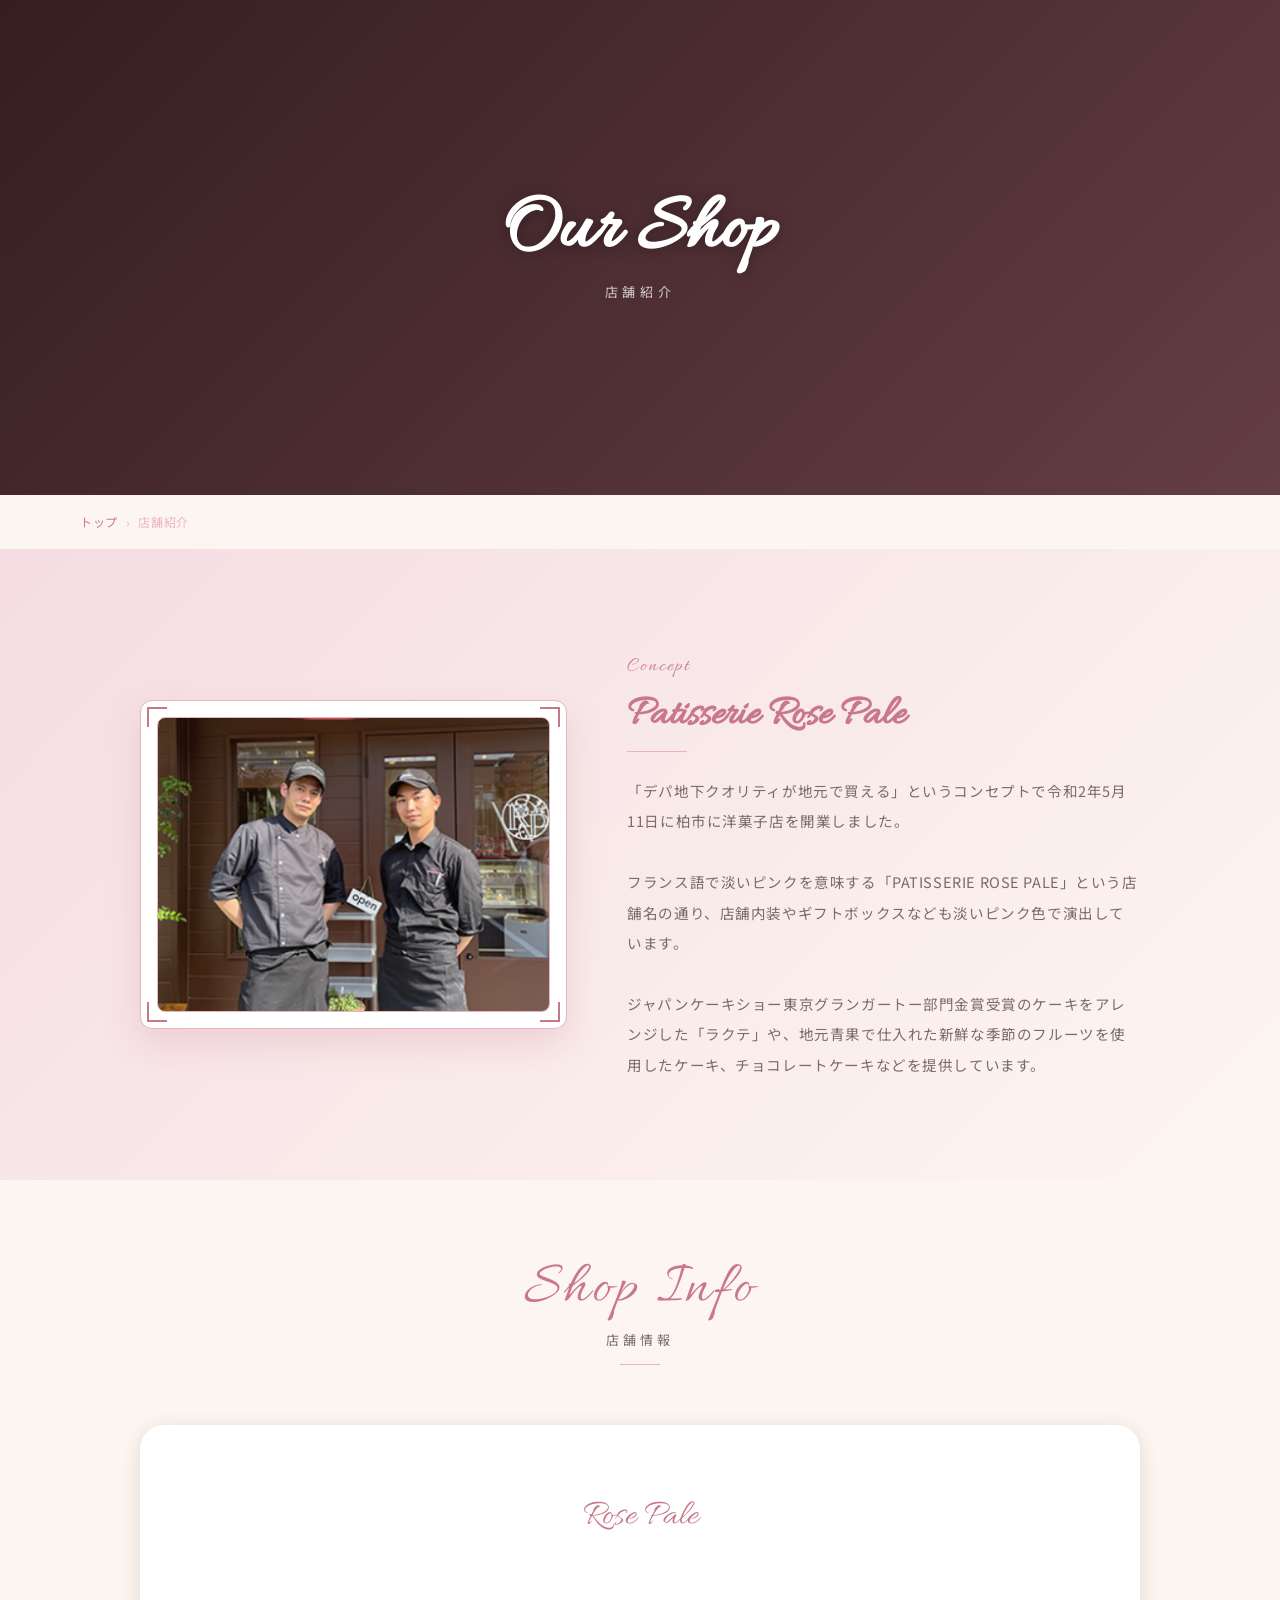
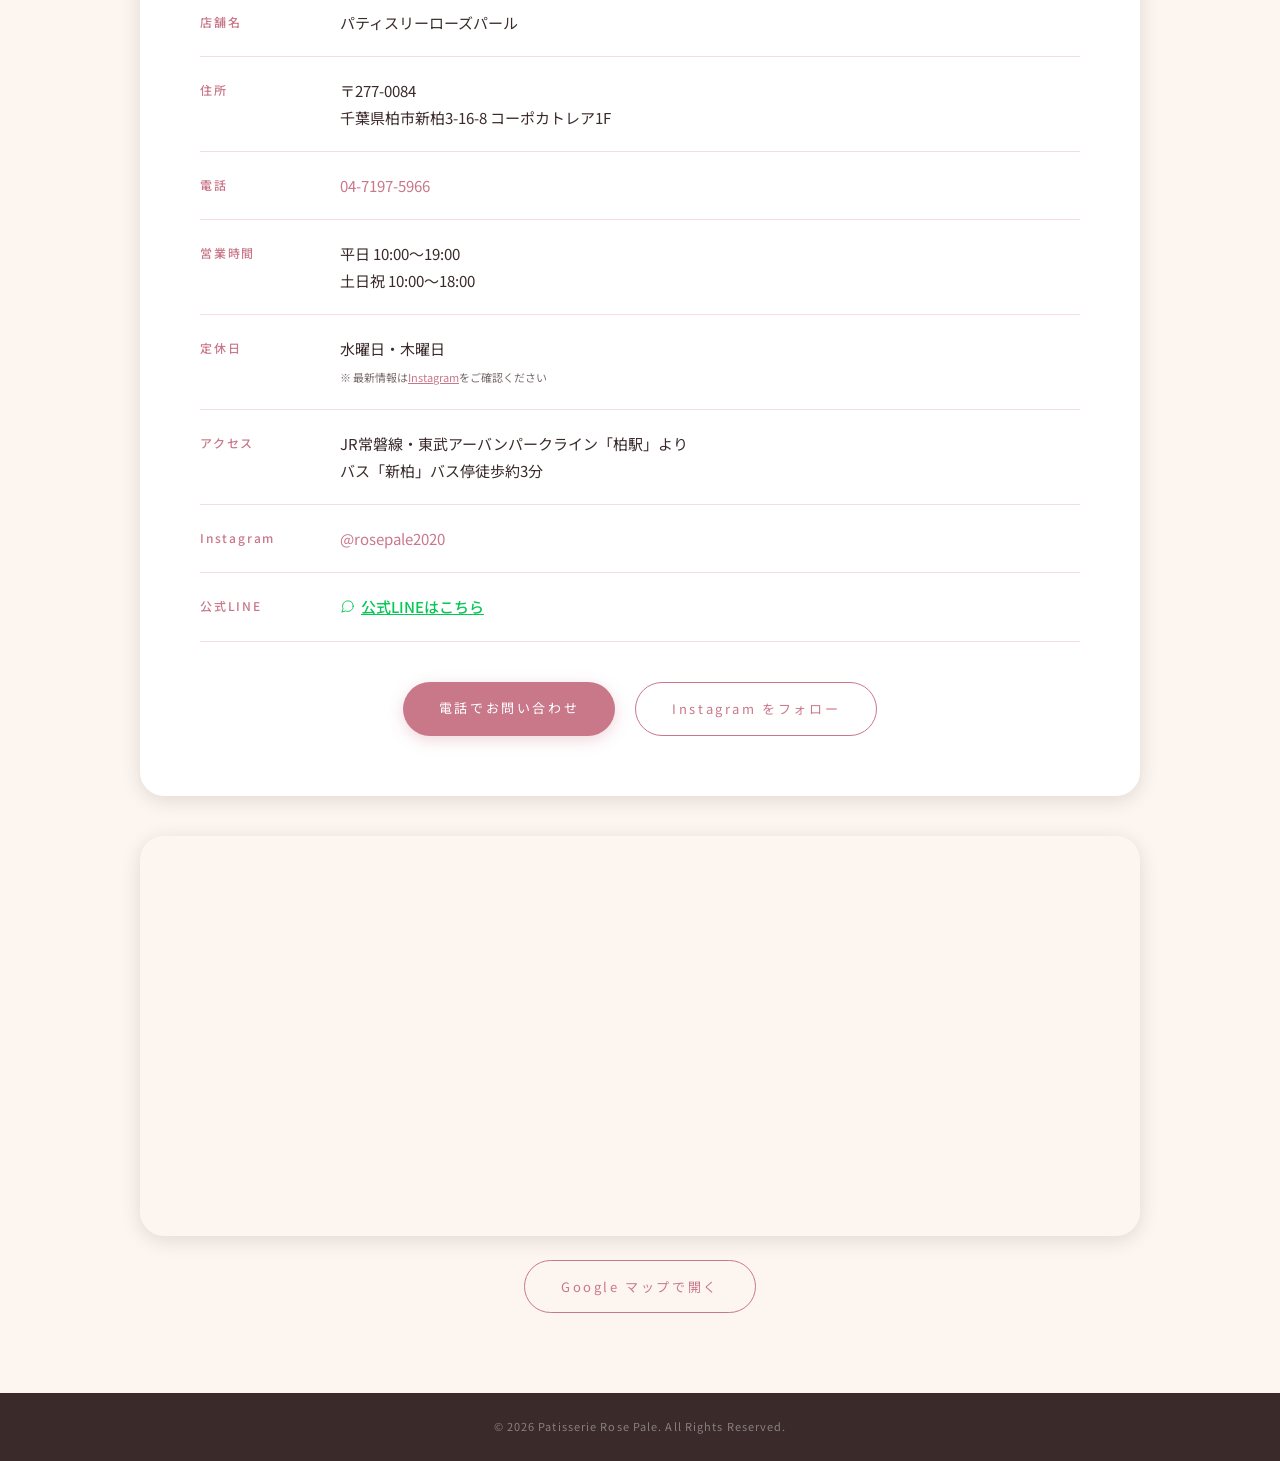
<file: shop.html>
<!DOCTYPE html>
<html lang="ja">
<head>
  <meta charset="UTF-8">
  <meta name="viewport" content="width=device-width, initial-scale=1.0">
  <title>店舗紹介 | パティスリーローズパール</title>
  <meta name="description" content="パティスリーローズパールの店舗情報。千葉県柏市新柏にある洋菓子店。営業時間・アクセス・定休日などのご案内。">
  <link rel="preconnect" href="https://fonts.googleapis.com">
  <link rel="preconnect" href="https://fonts.gstatic.com" crossorigin>
  <link href="https://fonts.googleapis.com/css2?family=Allura&family=Cormorant+Garamond:ital,wght@1,500&family=Noto+Sans+JP:wght@300;400;500&display=swap" rel="stylesheet">
  <link rel="stylesheet" href="css/style.css">
  <style>
    .shop-concept {
      background: linear-gradient(135deg, var(--color-rose-pale) 0%, var(--color-cream) 100%);
      padding: 100px 40px;
    }
    .shop-concept-inner {
      max-width: 1100px;
      margin: 0 auto;
    }
    .concept-grid {
      display: grid;
      grid-template-columns: 1fr 1.2fr;
      gap: 60px;
      align-items: center;
      max-width: 1000px;
      margin: 0 auto;
      text-align: left;
    }
    .concept-text-column {
      display: flex;
      flex-direction: column;
      justify-content: center;
    }
    .concept-subtitle {
      font-family: var(--font-display);
      font-size: 20px;
      color: var(--color-rose);
      margin-bottom: 8px;
      letter-spacing: 0.1em;
    }
    .shop-concept-signature {
      font-family: var(--font-display);
      font-size: clamp(32px, 4vw, 42px);
      color: var(--color-rose);
      margin-bottom: 12px;
      line-height: 1.1;
    }
    .concept-divider {
      width: 60px;
      height: 1px;
      background: var(--color-rose-light);
      margin-bottom: 24px;
    }
    .concept-desc {
      font-size: 14.5px;
      line-height: 2.1;
      color: var(--color-text-light);
      letter-spacing: 0.04em;
    }
    
    /* ── デコレーション付き画像フレーム ── */
    .concept-image-frame {
      position: relative;
      padding: 16px;
      background: var(--color-white);
      border: 1px solid var(--color-rose-light);
      border-radius: var(--radius-md);
      box-shadow: 0 15px 35px rgba(201, 120, 138, 0.22);
      display: inline-block;
      width: 100%;
    }
    .concept-image-inner {
      position: relative;
      overflow: hidden;
      border-radius: calc(var(--radius-md) - 4px);
      border: 1.5px solid var(--color-rose-light);
      aspect-ratio: 4 / 3;
    }
    .concept-img {
      width: 100%;
      height: 100%;
      object-fit: cover;
      display: block;
      transition: transform 0.6s ease;
    }
    .concept-image-frame:hover .concept-img {
      transform: scale(1.04);
    }

    /* コーナーデコレーション線 */
    .frame-decor {
      position: absolute;
      width: 20px;
      height: 20px;
      border: 2px solid var(--color-rose);
      z-index: 10;
      pointer-events: none;
      transition: transform 0.3s ease;
    }
    .concept-image-frame:hover .frame-decor {
      transform: scale(1.08);
    }
    .corner-top-left {
      top: 6px;
      left: 6px;
      border-right: none;
      border-bottom: none;
    }
    .corner-top-right {
      top: 6px;
      right: 6px;
      border-left: none;
      border-bottom: none;
    }
    .corner-bottom-left {
      bottom: 6px;
      left: 6px;
      border-right: none;
      border-top: none;
    }
    .corner-bottom-right {
      bottom: 6px;
      right: 6px;
      border-left: none;
      border-top: none;
    }

    @media (max-width: 800px) {
      .shop-concept {
        padding: 60px 24px;
      }
      .concept-grid {
        grid-template-columns: 1fr;
        gap: 40px;
        text-align: center;
      }
      .concept-divider {
        margin: 0 auto 24px;
      }
      .concept-image-frame {
        max-width: 480px;
        margin: 0 auto;
      }
    }

    /* ── ヒーロースライドショー (10枚) ── */
    .page-hero {
      position: relative;
      overflow: hidden;
      background-color: #3a2a2a;
    }
    .page-hero-slides {
      position: absolute;
      inset: 0;
      z-index: 0;
    }
    .page-hero-slide {
      position: absolute;
      inset: 0;
      background-size: cover;
      background-position: center;
      opacity: 0;
      transform: scale(1.05);
      animation: hero-slideshow-10 40s infinite;
      animation-fill-mode: both;
    }
    .page-hero-slide:nth-child(1) { animation-delay: 0s; }
    .page-hero-slide:nth-child(2) { animation-delay: 4s; }
    .page-hero-slide:nth-child(3) { animation-delay: 8s; }
    .page-hero-slide:nth-child(4) { animation-delay: 12s; }
    .page-hero-slide:nth-child(5) { animation-delay: 16s; }
    .page-hero-slide:nth-child(6) { animation-delay: 20s; }
    .page-hero-slide:nth-child(7) { animation-delay: 24s; }
    .page-hero-slide:nth-child(8) { animation-delay: 28s; }
    .page-hero-slide:nth-child(9) { animation-delay: 32s; }
    .page-hero-slide:nth-child(10) { animation-delay: 36s; }

    @keyframes hero-slideshow-10 {
      0% {
        opacity: 0;
        transform: scale(1.05);
      }
      2.5% {
        opacity: 1;
      }
      7.5% {
        opacity: 1;
        transform: scale(1);
      }
      10% {
        opacity: 0;
        transform: scale(0.98);
      }
      100% {
        opacity: 0;
      }
    }
  </style>
</head>
<body>

  <!-- Header -->
  <header id="site-header" class="header-transparent">
    <div class="header-inner">
      <a href="index.html" class="site-logo"><img src="img/ロゴ.png" alt="Patisserie Rose Pale" class="site-logo-img"></a>
      <button class="hamburger-btn" id="hamburger-btn" aria-label="メニューを開く">
        <span></span>
        <span></span>
        <span></span>
      </button>
    </div>
  </header>

  <!-- Navigation Overlay -->
  <div class="nav-overlay" id="nav-overlay">
    <nav>
      <ul>
        <li><a href="index.html"><span class="nav-en">Top</span><span class="nav-ja">トップページ</span></a></li>
        <li><a href="namagashi.html"><span class="nav-en">Whole Cakes</span><span class="nav-ja">ホールケーキ</span></a></li>
        <li><a href="petits-gateaux.html"><span class="nav-en">Petits Gâteaux</span><span class="nav-ja">プティガトー</span></a></li>
        <li><a href="yakigashi.html"><span class="nav-en">Baked Sweets</span><span class="nav-ja">焼き菓子</span></a></li>
        <li><a href="shop.html"><span class="nav-en">Our Shop</span><span class="nav-ja">店舗紹介</span></a></li>
      </ul>
    </nav>
  </div>

  <!-- Page Hero (スライドショー) -->
  <section class="page-hero" aria-label="店舗紹介">
    <div class="page-hero-slides">
      <div class="page-hero-slide" style="background-image: url('img/ガトーフレーズ.png');"></div>
      <div class="page-hero-slide" style="background-image: url('img/タルトフリュイ.png');"></div>
      <div class="page-hero-slide" style="background-image: url('img/レアチーズ.png');"></div>
      <div class="page-hero-slide" style="background-image: url('img/ラクテ.png');"></div>
      <div class="page-hero-slide" style="background-image: url('img/和栗モンブラン.png');"></div>
      <div class="page-hero-slide" style="background-image: url('img/ショコラブラウニー.png');"></div>
      <div class="page-hero-slide" style="background-image: url('img/シューアラ クレーム.png');"></div>
      <div class="page-hero-slide" style="background-image: url('img/フレジェ.png');"></div>
      <div class="page-hero-slide" style="background-image: url('img/フィナンシェ.png');"></div>
      <div class="page-hero-slide" style="background-image: url('img/ローズパールプリン.png');"></div>
    </div>
    <div class="page-hero-overlay"></div>
    <div class="page-hero-content">
      <h1 class="page-title-en">Our Shop</h1>
      <p class="page-title-ja">店舗紹介</p>
    </div>
  </section>

  <!-- Breadcrumb -->
  <div class="breadcrumb">
    <a href="index.html">トップ</a>
    <span>›</span>
    <span>店舗紹介</span>
  </div>

  <!-- Concept Section -->
  <section class="shop-concept">
    <div class="shop-concept-inner">
      <div class="concept-grid">
        <!-- Decorated Image Wrapper -->
        <div class="concept-image-frame fade-in-up">
          <div class="concept-image-inner">
            <img src="img/コンセプト.png" alt="パティスリーローズパールのコンセプト" class="concept-img" loading="lazy">
          </div>
          <!-- L-corner ornaments -->
          <div class="frame-decor corner-top-left"></div>
          <div class="frame-decor corner-top-right"></div>
          <div class="frame-decor corner-bottom-left"></div>
          <div class="frame-decor corner-bottom-right"></div>
        </div>
        
        <!-- Text Column -->
        <div class="concept-text-column fade-in-up">
          <span class="concept-subtitle">Concept</span>
          <h2 class="shop-concept-signature">Patisserie Rose Pale</h2>
          <div class="concept-divider"></div>
          <p class="concept-desc">
            「デパ地下クオリティが地元で買える」というコンセプトで令和2年5月11日に柏市に洋菓子店を開業しました。<br><br>
            フランス語で淡いピンクを意味する「PATISSERIE ROSE PALE」という店舗名の通り、店舗内装やギフトボックスなども淡いピンク色で演出しています。<br><br>
            ジャパンケーキショー東京グランガートー部門金賞受賞のケーキをアレンジした「ラクテ」や、地元青果で仕入れた新鮮な季節のフルーツを使用したケーキ、チョコレートケーキなどを提供しています。
          </p>
        </div>
      </div>
    </div>
  </section>

  <!-- Shop Info Section -->
  <main class="shop-section" id="shop-info">
    <div class="shop-inner">
      <div class="section-title fade-in-up">
        <span class="title-en">Shop Info</span>
        <span class="title-ja">店舗情報</span>
        <span class="title-line"></span>
      </div>

      <div class="shop-info-card fade-in-up">
        <p class="shop-info-title">Rose Pale</p>
        <table class="shop-info-table">
          <tbody>
            <tr>
              <td>店舗名</td>
              <td>パティスリーローズパール</td>
            </tr>
            <tr>
              <td>住所</td>
              <td>
                〒277-0084<br>
                千葉県柏市新柏3-16-8 コーポカトレア1F
              </td>
            </tr>
            <tr>
              <td>電話</td>
              <td><a href="tel:04-7197-5966" style="color: var(--color-rose);">04-7197-5966</a></td>
            </tr>
            <tr>
              <td>営業時間</td>
              <td>
                平日 10:00〜19:00<br>
                土日祝 10:00〜18:00
              </td>
            </tr>
            <tr>
              <td>定休日</td>
              <td>
                水曜日・木曜日<br>
                <span style="font-size: 11px; color: var(--color-text-light); display: inline-block; margin-top: 4px;">
                  ※ 最新情報は<a href="https://www.instagram.com/rosepale2020/" target="_blank" rel="noopener noreferrer" style="color: var(--color-rose); text-decoration: underline;">Instagram</a>をご確認ください
                </span>
              </td>
            </tr>
            <tr>
              <td>アクセス</td>
              <td>
                JR常磐線・東武アーバンパークライン「柏駅」より<br>
                バス「新柏」バス停徒歩約3分
              </td>
            </tr>
            <tr>
              <td>Instagram</td>
              <td>
                <a href="https://www.instagram.com/rosepale2020/" target="_blank" rel="noopener noreferrer" style="color: var(--color-rose);">
                  @rosepale2020
                </a>
              </td>
            </tr>
            <tr>
              <td>公式LINE</td>
              <td>
                <a href="https://line.me/R/ti/p/@408lzbvm?oat_content=url" target="_blank" rel="noopener noreferrer" style="color: #06C755; text-decoration: underline; font-weight: 500; display: inline-flex; align-items: center; gap: 6px;">
                  <svg viewBox="0 0 24 24" fill="none" stroke="currentColor" stroke-width="1.5" stroke-linecap="round" stroke-linejoin="round" style="width: 15px; height: 15px;"><path d="M21 11.5a8.38 8.38 0 0 1-.9 3.8 8.5 8.5 0 0 1-7.6 4.7 8.38 8.38 0 0 1-3.8-.9L3 21l1.9-5.7a8.38 8.38 0 0 1-.9-3.8 8.5 8.5 0 0 1 4.7-7.6 8.38 8.38 0 0 1 3.8-.9h.5a8.48 8.48 0 0 1 8 8v.5z"/></svg>
                  公式LINEはこちら
                </a>
              </td>
            </tr>
          </tbody>
        </table>

        <div style="display: flex; gap: 20px; margin-top: 40px; justify-content: center; flex-wrap: wrap;">
          <a href="tel:04-7197-5966" class="btn-primary">電話でお問い合わせ</a>
          <a href="https://www.instagram.com/rosepale2020/" target="_blank" rel="noopener noreferrer" class="btn-outline">Instagram をフォロー</a>
        </div>
      </div>

      <!-- Map -->
      <div class="shop-map fade-in-up">
        <iframe
          src="https://maps.google.com/maps?q=パティスリーローズパール,千葉県柏市新柏3-16-8&amp;hl=ja&amp;output=embed"
          allowfullscreen=""
          loading="lazy"
          referrerpolicy="no-referrer-when-downgrade"
          title="パティスリーローズパール地図">
        </iframe>
      </div>

      <div style="text-align: center; margin-top: 24px;" class="fade-in-up">
        <a href="https://goo.gl/maps/tMZ2dfhwpbiLXZkw8" target="_blank" rel="noopener noreferrer" class="btn-outline">
          Google マップで開く
        </a>
      </div>
    </div>
  </main>

  <!-- Footer -->
  <footer class="footer-bar">
    <p>&copy; 2026 Patisserie Rose Pale. All Rights Reserved.</p>
  </footer>

  <button id="back-to-top" aria-label="ページトップへ戻る">
    <svg viewBox="0 0 24 24" fill="none" stroke="currentColor" stroke-width="2" stroke-linecap="round" stroke-linejoin="round">
      <polyline points="18 15 12 9 6 15"/>
    </svg>
  </button>

      <div class="sp-bottom-bar">
    <ul>
      <li>
        <a href="tel:04-7197-5966" aria-label="電話する">
          <svg viewBox="0 0 24 24" fill="none" stroke="currentColor" stroke-width="1.5" stroke-linecap="round" stroke-linejoin="round">
            <path d="M22 16.92v3a2 2 0 01-2.18 2 19.79 19.79 0 01-8.63-3.07A19.5 19.5 0 013.07 10.8a19.79 19.79 0 01-3.07-8.72A2 2 0 012.18 0h3a2 2 0 012 1.72c.127.96.361 1.903.7 2.81a2 2 0 01-.45 2.11L6.91 7.09a16 16 0 006 6l.56-.56a2 2 0 012.11-.45c.907.339 1.85.573 2.81.7A2 2 0 0122 16.92z"/>
          </svg>
          Tel
        </a>
      </li>
      <li>
        <a href="https://www.instagram.com/rosepale2020/" target="_blank" rel="noopener noreferrer" aria-label="Instagram">
          <svg viewBox="0 0 24 24" fill="none" stroke="currentColor" stroke-width="1.5" stroke-linecap="round" stroke-linejoin="round">
            <rect x="2" y="2" width="20" height="20" rx="5" ry="5"/>
            <circle cx="12" cy="12" r="4"/>
            <circle cx="17.5" cy="6.5" r="1" fill="currentColor" stroke="none"/>
          </svg>
          Instagram
        </a>
      </li>
      <li>
        <a href="https://line.me/R/ti/p/@408lzbvm?oat_content=url" target="_blank" rel="noopener noreferrer" aria-label="LINE">
          <svg viewBox="0 0 24 24" fill="none" stroke="currentColor" stroke-width="1.5" stroke-linecap="round" stroke-linejoin="round">
            <path d="M21 11.5a8.38 8.38 0 0 1-.9 3.8 8.5 8.5 0 0 1-7.6 4.7 8.38 8.38 0 0 1-3.8-.9L3 21l1.9-5.7a8.38 8.38 0 0 1-.9-3.8 8.5 8.5 0 0 1 4.7-7.6 8.38 8.38 0 0 1 3.8-.9h.5a8.48 8.48 0 0 1 8 8v.5z"/>
          </svg>
          LINE
        </a>
      </li>
      <li>
        <a href="https://goo.gl/maps/tMZ2dfhwpbiLXZkw8" target="_blank" rel="noopener noreferrer" aria-label="地図を開く">
          <svg viewBox="0 0 24 24" fill="none" stroke="currentColor" stroke-width="1.5" stroke-linecap="round" stroke-linejoin="round">
            <path d="M12 2C8.13 2 5 5.13 5 9c0 5.25 7 13 7 13s7-7.75 7-13c0-3.87-3.13-7-7-7z"/>
            <circle cx="12" cy="9" r="2.5"/>
          </svg>
          Map
        </a>
      </li>
    </ul>
  </div>

  <script src="js/main.js"></script>
</body>
</html>
</file>
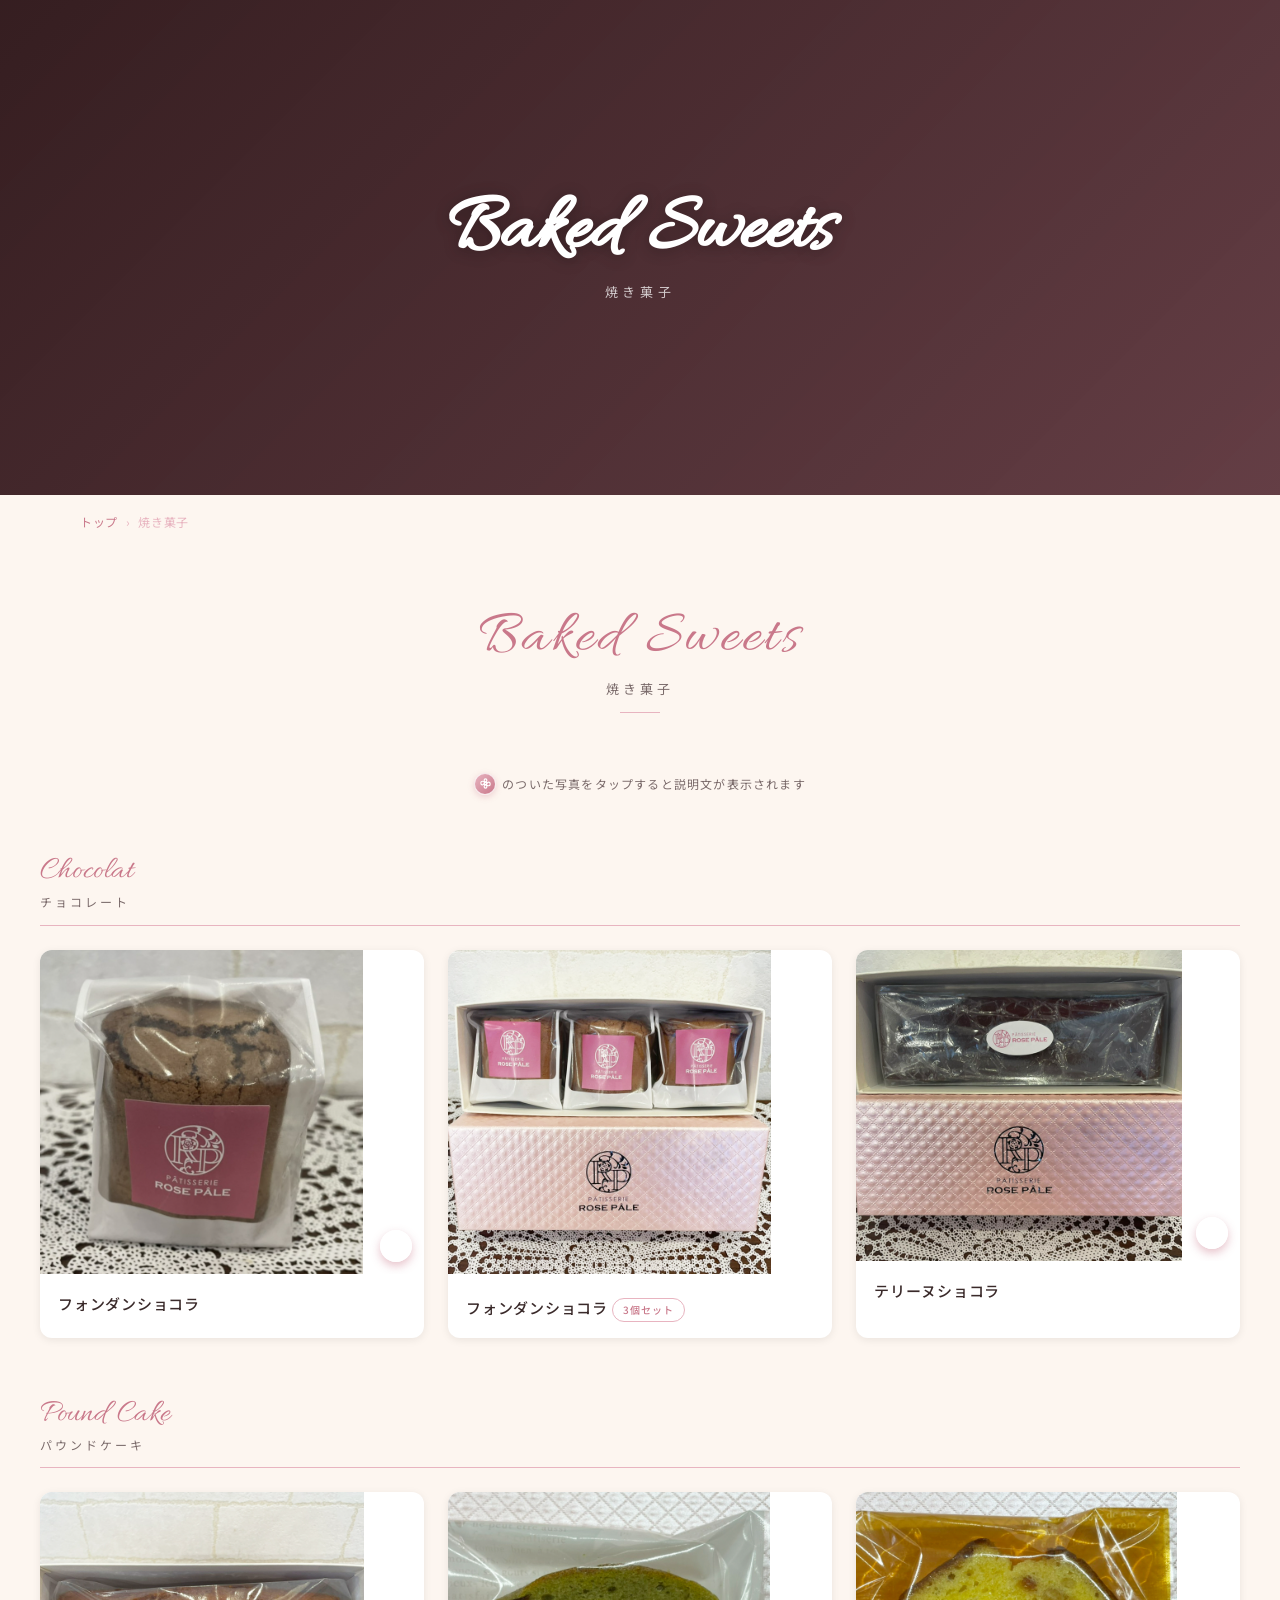
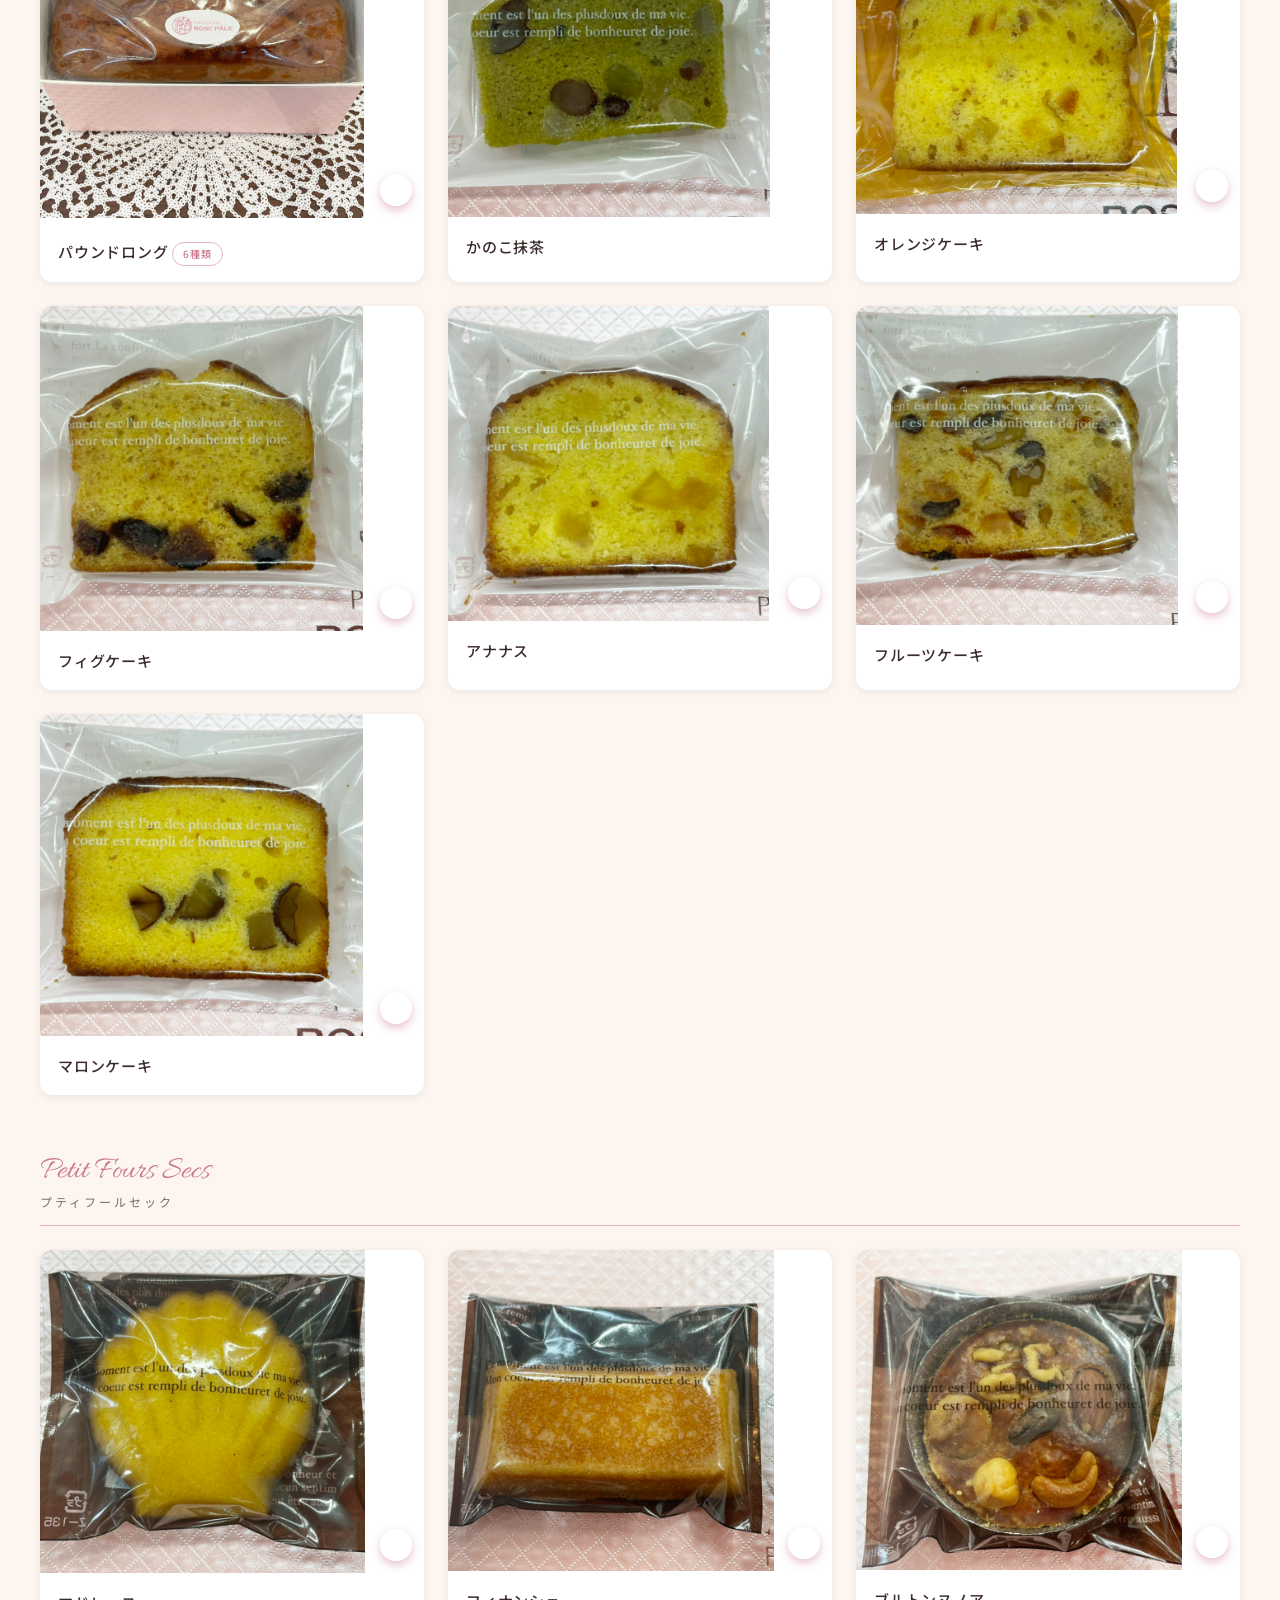
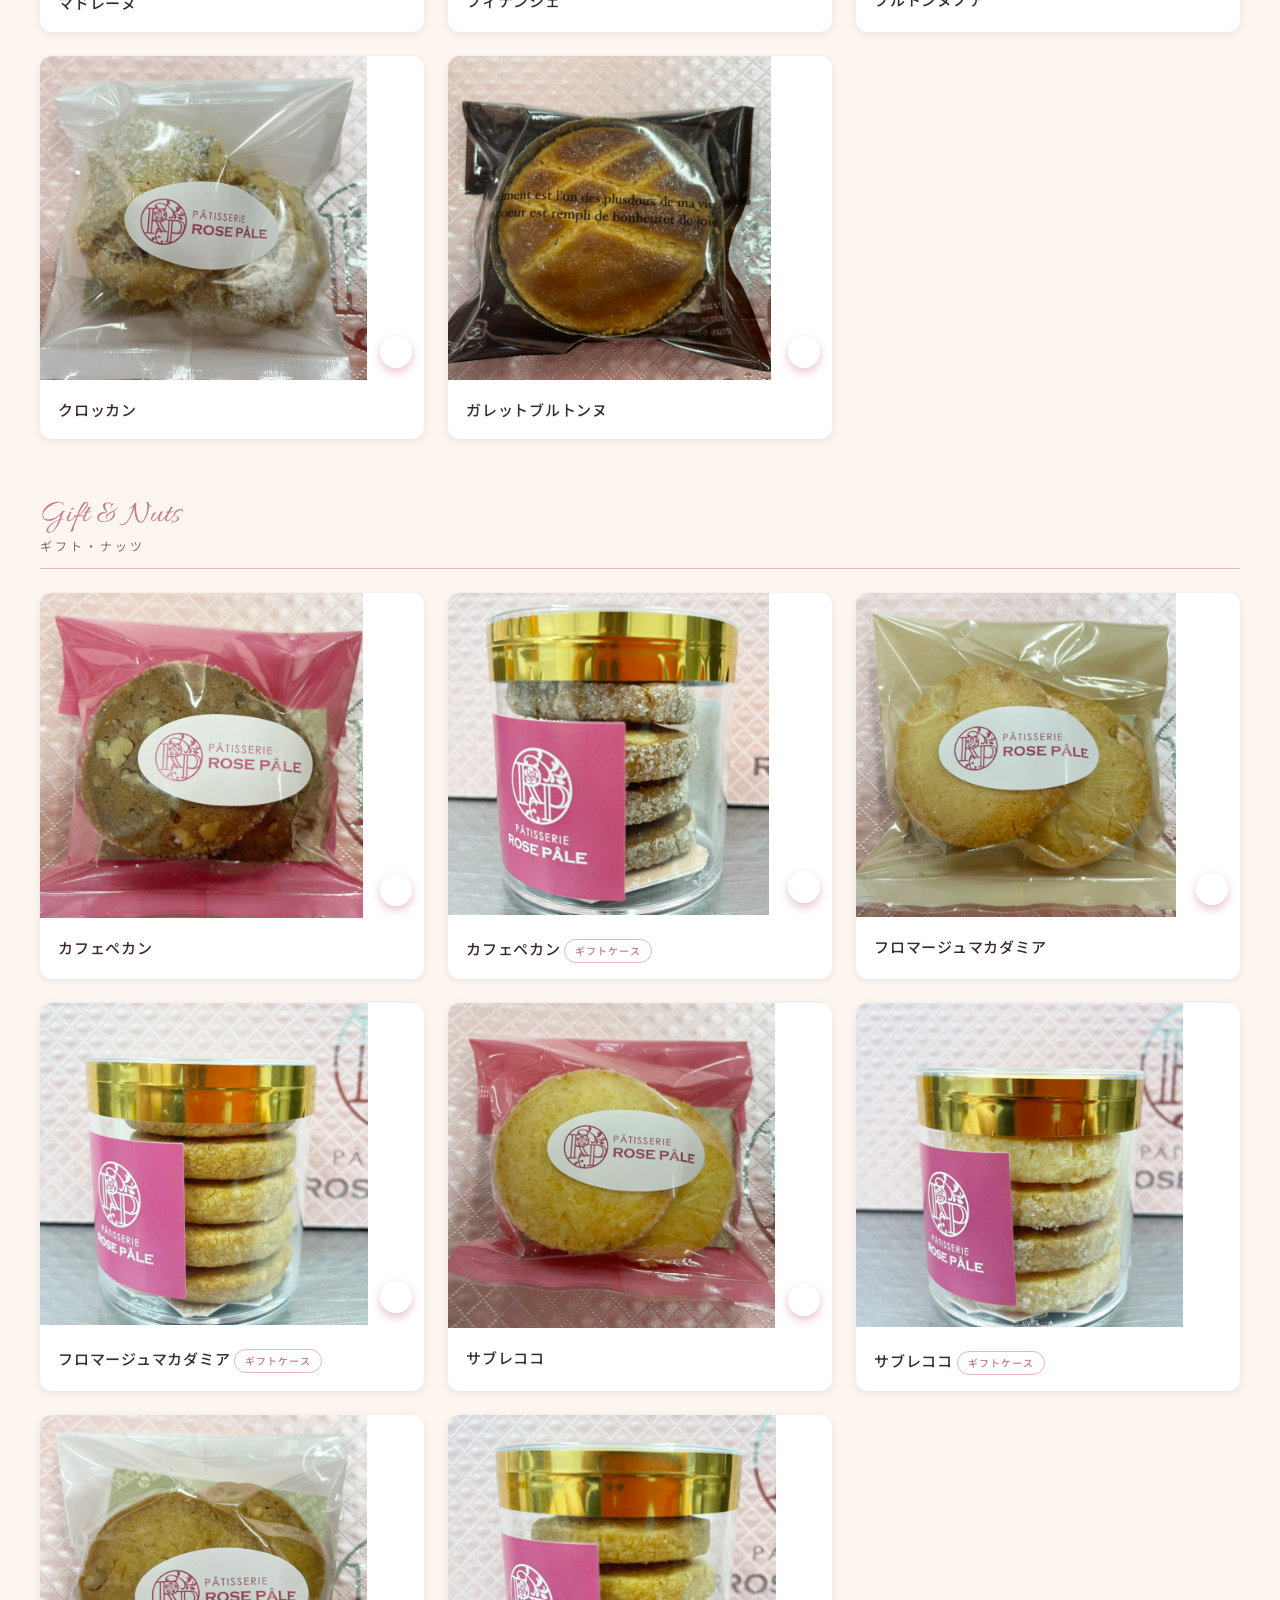
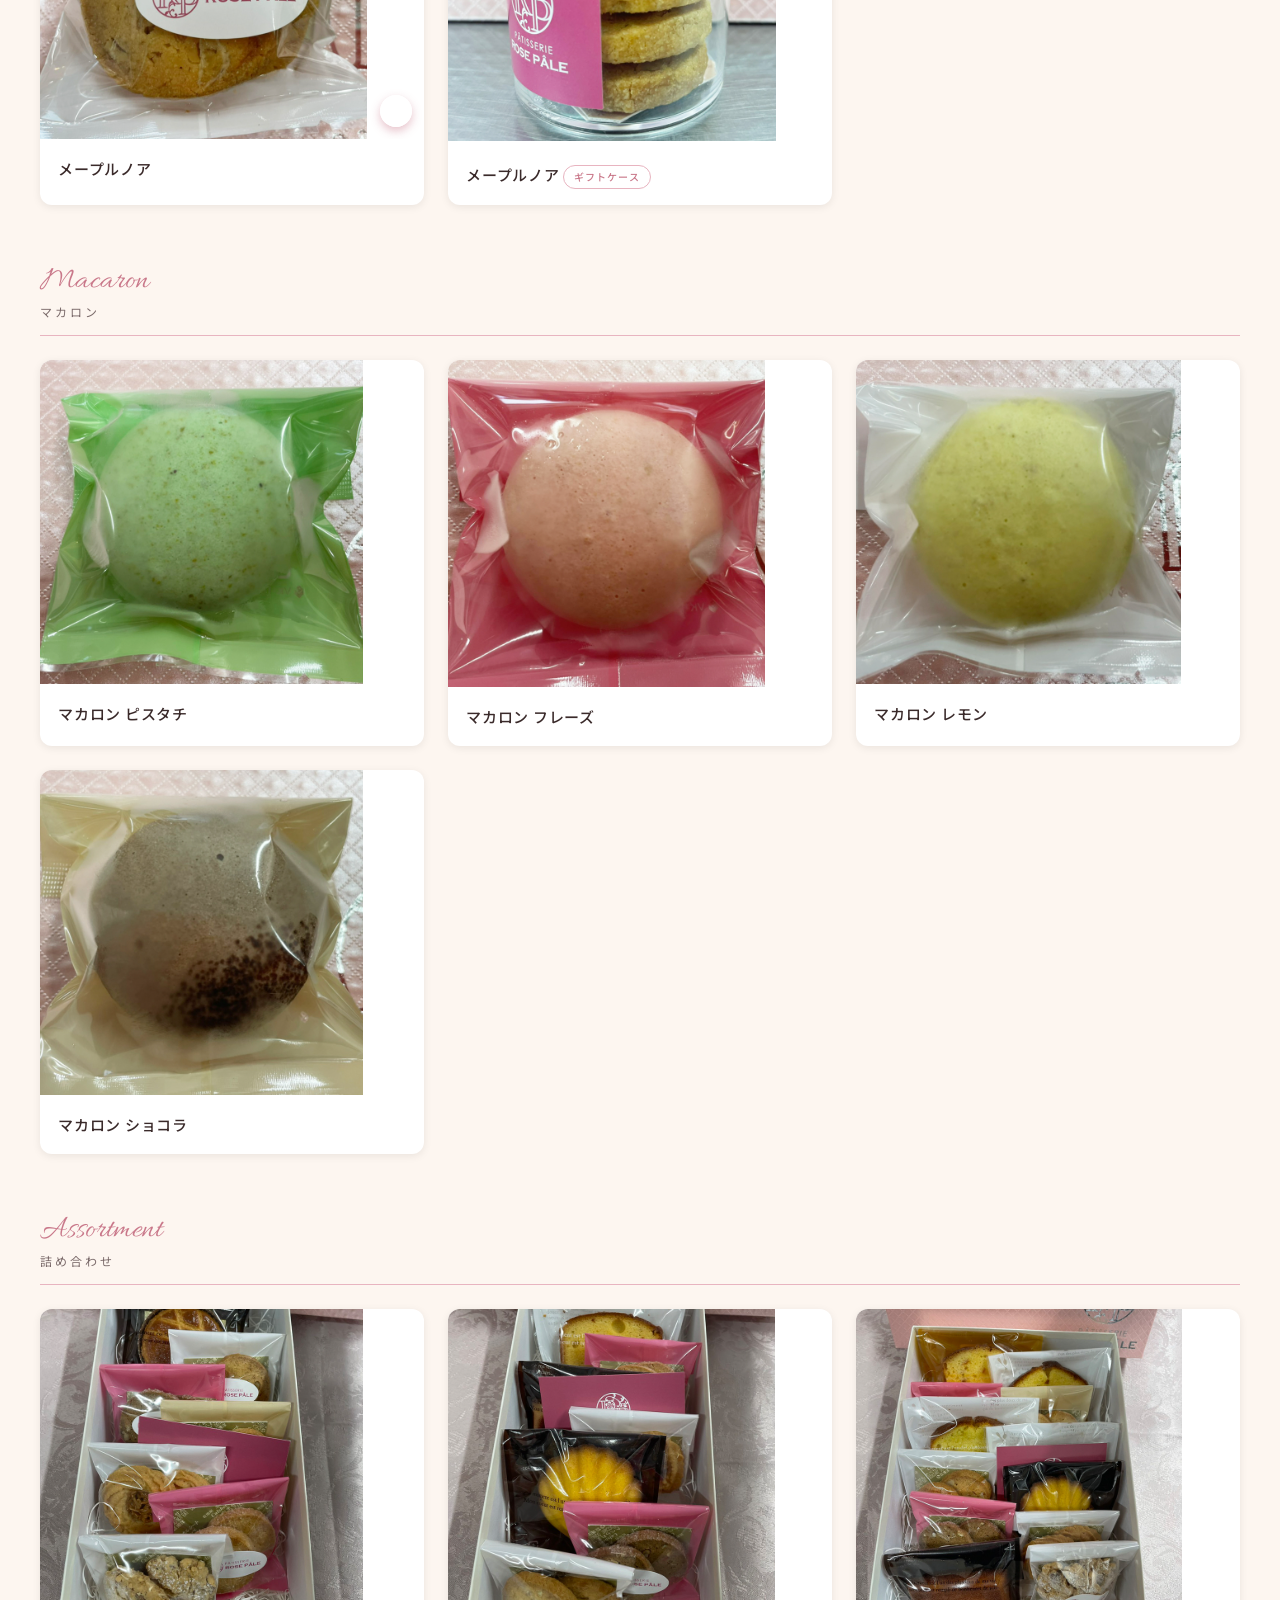
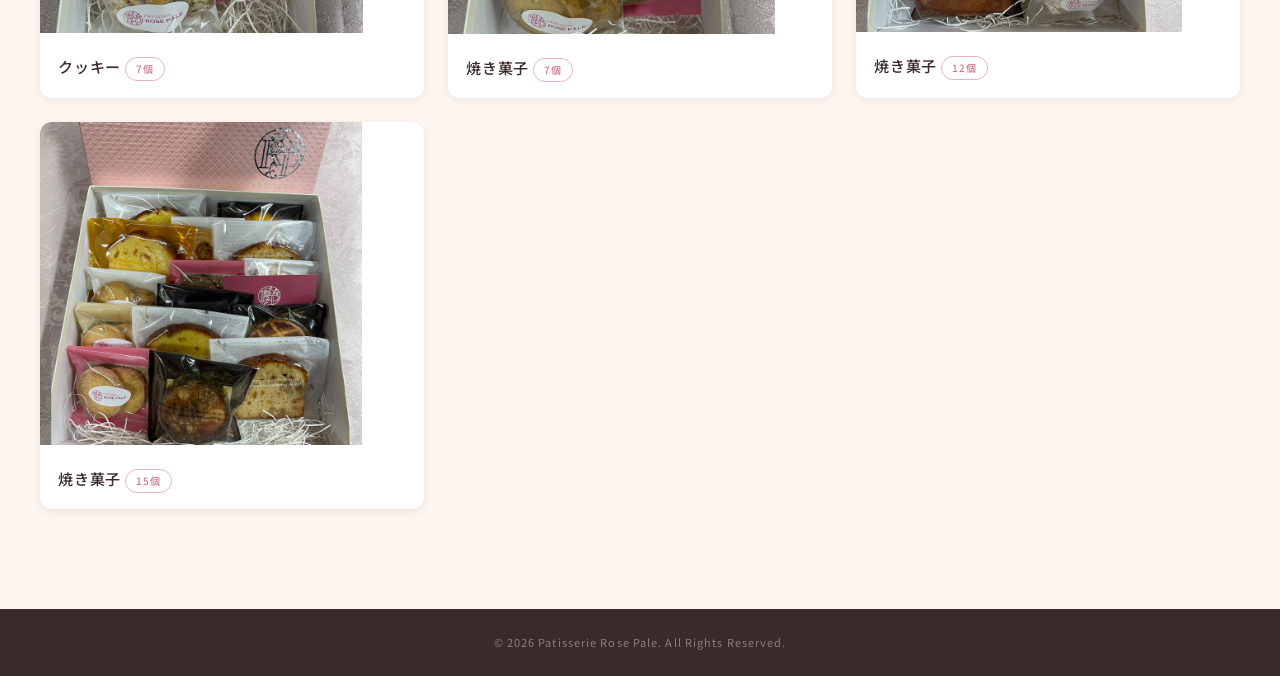
<file: yakigashi.html>
<!DOCTYPE html>
<html lang="ja">
<head>
  <meta charset="UTF-8">
  <meta name="viewport" content="width=device-width, initial-scale=1.0">
  <title>焼き菓子 | パティスリーローズパール</title>
  <meta name="description" content="パティスリーローズパールの焼き菓子一覧。フィナンシェ、マドレーヌ、ガレットブルトンヌなど豊富な品揃え。">
  <link rel="preconnect" href="https://fonts.googleapis.com">
  <link rel="preconnect" href="https://fonts.gstatic.com" crossorigin>
  <link href="https://fonts.googleapis.com/css2?family=Allura&family=Cormorant+Garamond:ital,wght@1,500&family=Noto+Sans+JP:wght@300;400;500&display=swap" rel="stylesheet">
  <link rel="stylesheet" href="css/style.css">
  <style>
    /* ── 焼き菓子ページ固有スタイル ── */

    /* カード画像エリア */
    .yaki-card {
      background: var(--color-white);
      border-radius: var(--radius-md);
      overflow: hidden;
      box-shadow: var(--shadow-sm);
      transition: transform 0.3s ease, box-shadow 0.3s ease;
    }
    .yaki-card:hover {
      transform: translateY(-4px);
      box-shadow: var(--shadow-md);
    }

    /* 画像ラッパー：タップで説明オーバーレイ表示 */
    .yaki-img-wrap {
      position: relative;
      overflow: hidden;
      cursor: pointer;
      -webkit-tap-highlight-color: transparent;
    }

    /* グレー画像プレースホルダー */
    .yaki-img-wrap .img-placeholder {
      height: 220px;
      background: #c8c8c8;
      display: flex;
      align-items: center;
      justify-content: center;
      color: #999;
      font-size: 12px;
      letter-spacing: 0.15em;
      transition: transform 0.4s ease;
    }
    

    /* タップヒント（説明あり） */
    @keyframes flower-pulse {
      0% {
        transform: scale(1);
        box-shadow: 0 4px 10px rgba(201, 120, 138, 0.45);
      }
      50% {
        transform: scale(1.1);
        box-shadow: 0 6px 14px rgba(201, 120, 138, 0.6), 0 0 8px rgba(232, 180, 192, 0.4);
      }
      100% {
        transform: scale(1);
        box-shadow: 0 4px 10px rgba(201, 120, 138, 0.45);
      }
    }
    .yaki-img-wrap.has-desc::before {
      content: '';
      position: absolute;
      bottom: 12px;
      right: 12px;
      width: 32px;
      height: 32px;
      background: linear-gradient(135deg, var(--color-rose-light), var(--color-rose));
      border: 1.5px solid rgba(255, 255, 255, 0.95);
      border-radius: 50%;
      z-index: 2;
      background-image: url("data:image/svg+xml,%3Csvg xmlns='http://www.w3.org/2000/svg' viewBox='0 0 24 24' fill='none' stroke='white' stroke-width='2.5' stroke-linecap='round' stroke-linejoin='round'%3E%3Ccircle cx='12' cy='12' r='3'/%3E%3Cpath d='M12 2a3 3 0 0 0-3 3c0 2 3 5 3 5s3-3 3-5a3 3 0 0 0-3-3z'/%3E%3Cpath d='M12 22a3 3 0 0 0 3-3c0-2-3-5-3-5s-3 3-3 5a3 3 0 0 0 3 3z'/%3E%3Cpath d='M2 12a3 3 0 0 0 3 3c2 0 5-3 5-5s-3-3-5-3a3 3 0 0 0-3 3z'/%3E%3Cpath d='M22 12a3 3 0 0 0-3-3c-2 0-5 3-5 5s3 3 5 3a3 3 0 0 0 3-3z'/%3E%3C/svg%3E");
      background-repeat: no-repeat;
      background-position: center;
      background-size: 16px;
      box-shadow: 0 4px 10px rgba(201, 120, 138, 0.45);
      transition: transform 0.3s ease, opacity 0.3s ease, box-shadow 0.3s ease;
      animation: flower-pulse 2.4s infinite ease-in-out;
    }
    .yaki-img-wrap.has-desc.active::before {
      opacity: 0;
      transform: scale(0.8);
      pointer-events: none;
    }

    /* 説明オーバーレイ */
    .yaki-desc-overlay {
      position: absolute;
      inset: 0;
      background: rgba(58, 42, 42, 0.88);
      backdrop-filter: blur(2px);
      display: flex;
      align-items: center;
      justify-content: center;
      padding: 20px;
      opacity: 0;
      transform: translateY(8px);
      transition: opacity 0.35s ease, transform 0.35s ease;
      pointer-events: none;
      z-index: 3;
    }
    .yaki-img-wrap.active .yaki-desc-overlay {
      opacity: 1;
      transform: translateY(0);
      pointer-events: all;
    }
    

    .yaki-desc-overlay p {
      color: var(--color-white);
      font-size: 13px;
      line-height: 1.85;
      text-align: center;
      letter-spacing: 0.05em;
    }

    /* 閉じるボタン */
    .yaki-close-btn {
      position: absolute;
      top: 10px;
      right: 10px;
      width: 28px;
      height: 28px;
      border-radius: 50%;
      background: rgba(255,255,255,0.25);
      display: flex;
      align-items: center;
      justify-content: center;
      z-index: 4;
      transition: background-color 0.2s, transform 0.2s;
    }
    .yaki-close-btn:hover {
      background: rgba(255,255,255,0.4);
      transform: rotate(90deg);
    }
    .yaki-close-btn svg {
      width: 14px;
      height: 14px;
      stroke: white;
      stroke-width: 2;
    }

    /* カード下部テキスト */
    .yaki-card-body {
      padding: 16px 18px;
    }
    .yaki-card-name {
      font-size: 15px;
      font-weight: 500;
      color: var(--color-text);
      margin: 0;
      letter-spacing: 0.05em;
    }
    .yaki-card-name-en {
      display: block;
      font-family: var(--font-serif);
      font-style: italic;
      font-size: 12px;
      color: var(--color-rose);
      margin-top: 4px;
      letter-spacing: 0.05em;
    }
    .yaki-card-tag {
      display: inline-block;
      font-size: 10px;
      letter-spacing: 0.1em;
      color: var(--color-rose);
      border: 1px solid var(--color-rose-light);
      border-radius: 20px;
      padding: 2px 10px;
      margin-top: 8px;
    }

    /* グリッド */
    .yaki-grid {
      display: grid;
      grid-template-columns: repeat(3, 1fr);
      gap: 24px;
      max-width: 1200px;
      margin: 0 auto;
    }

    /* セクション区切り */
    .yaki-category {
      max-width: 1200px;
      margin: 60px auto 24px;
      padding-bottom: 12px;
      border-bottom: 1px solid var(--color-rose-light);
    }
    .yaki-category-title {
      font-family: var(--font-display);
      font-size: 32px;
      color: var(--color-rose);
      line-height: 1;
      margin-bottom: 4px;
    }
    .yaki-category-title-ja {
      font-size: 12px;
      letter-spacing: 0.25em;
      color: var(--color-text-light);
    }

    /* タップ説明テキスト */
    .tap-hint {
      text-align: center;
      font-size: 12px;
      color: var(--color-text-light);
      letter-spacing: 0.1em;
      margin-bottom: 30px;
      display: flex;
      align-items: center;
      justify-content: center;
      gap: 6px;
    }
    .tap-hint-dot {
      width: 22px;
      height: 22px;
      background: linear-gradient(135deg, var(--color-rose-light), var(--color-rose));
      border: 1px solid rgba(255, 255, 255, 0.8);
      border-radius: 50%;
      display: inline-flex;
      align-items: center;
      justify-content: center;
      flex-shrink: 0;
      box-shadow: 0 2px 6px rgba(201, 120, 138, 0.3);
    }
    .tap-hint-dot svg {
      width: 11px;
      height: 11px;
      stroke: white;
      stroke-width: 2.5;
    }

    @media (max-width: 960px) {
      .yaki-grid {
        grid-template-columns: repeat(2, 1fr);
      }
      .yaki-desc-overlay {
        padding: 12px 10px;
        overflow-y: auto;
      }
      .yaki-desc-overlay p {
        font-size: 15px;
        line-height: 1.6;
      }
    }
    @media (max-width: 600px) {
      .yaki-grid {
        grid-template-columns: repeat(2, 1fr);
        gap: 14px;
      }
      .yaki-img {
        height: 160px;
      }
      .yaki-card-body {
        padding: 12px 14px;
      }
      .yaki-card-name {
        font-size: 13px;
      }
      .yaki-desc-overlay {
        padding: 8px 6px;
      }
      .yaki-desc-overlay p {
        font-size: 14px;
        line-height: 1.45;
      }
    }

    /* ── ヒーロースライドショー ── */
    .page-hero {
      position: relative;
      overflow: hidden;
      background-color: #3a2a2a;
    }
    .page-hero-slides {
      position: absolute;
      inset: 0;
      z-index: 0;
    }
    .page-hero-slide {
      position: absolute;
      inset: 0;
      background-size: cover;
      background-position: center;
      opacity: 0;
      transform: scale(1.05);
      animation: hero-slideshow 12s infinite;
      animation-fill-mode: both;
    }
    .page-hero-slide:nth-child(1) {
      animation-delay: 0s;
    }
    .page-hero-slide:nth-child(2) {
      animation-delay: 4s;
    }
    .page-hero-slide:nth-child(3) {
      animation-delay: 8s;
    }

    @keyframes hero-slideshow {
      0% {
        opacity: 0;
        transform: scale(1.05);
      }
      8.33% {
        opacity: 1;
      }
      33.33% {
        opacity: 1;
        transform: scale(1);
      }
      41.66% {
        opacity: 0;
        transform: scale(0.98);
      }
      100% {
        opacity: 0;
      }
    }
  </style>
</head>
<body>

  <!-- Header -->
  <header id="site-header" class="header-transparent">
    <div class="header-inner">
      <a href="index.html" class="site-logo"><img src="img/ロゴ.png" alt="Patisserie Rose Pale" class="site-logo-img"></a>
      <button class="hamburger-btn" id="hamburger-btn" aria-label="メニューを開く">
        <span></span>
        <span></span>
        <span></span>
      </button>
    </div>
  </header>

  <!-- Navigation Overlay -->
  <div class="nav-overlay" id="nav-overlay">
    <nav>
      <ul>
        <li><a href="index.html"><span class="nav-en">Top</span><span class="nav-ja">トップページ</span></a></li>
        <li><a href="namagashi.html"><span class="nav-en">Whole Cakes</span><span class="nav-ja">ホールケーキ</span></a></li>
        <li><a href="petits-gateaux.html"><span class="nav-en">Petits Gâteaux</span><span class="nav-ja">プティガトー</span></a></li>
        <li><a href="yakigashi.html"><span class="nav-en">Baked Sweets</span><span class="nav-ja">焼き菓子</span></a></li>
        <li><a href="shop.html"><span class="nav-en">Our Shop</span><span class="nav-ja">店舗紹介</span></a></li>
      </ul>
    </nav>
  </div>

  <!-- Page Hero (スライドショー) -->
  <section class="page-hero" aria-label="焼き菓子">
    <div class="page-hero-slides">
      <div class="page-hero-slide" style="background-image: url('img/マドレーヌ.png');"></div>
      <div class="page-hero-slide" style="background-image: url('img/フィナンシェ.png');"></div>
      <div class="page-hero-slide" style="background-image: url('img/ガレットブルトンヌ.png');"></div>
    </div>
    <div class="page-hero-overlay"></div>
    <div class="page-hero-content">
      <h1 class="page-title-en">Baked Sweets</h1>
      <p class="page-title-ja">焼き菓子</p>
    </div>
  </section>

  <!-- Breadcrumb -->
  <div class="breadcrumb">
    <a href="index.html">トップ</a>
    <span>›</span>
    <span>焼き菓子</span>
  </div>

  <!-- Main Content -->
  <main style="padding: 60px 30px 100px;">

    <div class="section-title fade-in-up">
      <span class="title-en">Baked Sweets</span>
      <span class="title-ja">焼き菓子</span>
      <span class="title-line"></span>
    </div>

    <p class="tap-hint fade-in-up">
      <span class="tap-hint-dot">
        <svg viewBox="0 0 24 24" fill="none" stroke="currentColor" stroke-width="2.5" stroke-linecap="round" stroke-linejoin="round">
          <circle cx="12" cy="12" r="3"/>
          <path d="M12 2a3 3 0 0 0-3 3c0 2 3 5 3 5s3-3 3-5a3 3 0 0 0-3-3z"/>
          <path d="M12 22a3 3 0 0 0 3-3c0-2-3-5-3-5s-3 3-3 5a3 3 0 0 0 3 3z"/>
          <path d="M2 12a3 3 0 0 0 3 3c2 0 5-3 5-5s-3-3-5-3a3 3 0 0 0-3 3z"/>
          <path d="M22 12a3 3 0 0 0-3-3c-2 0-5 3-5 5s3 3 5 3a3 3 0 0 0 3-3z"/>
        </svg>
      </span>
      のついた写真をタップすると説明文が表示されます
    </p>

    <!-- チョコレート系 -->
    <div class="yaki-category fade-in-up">
      <p class="yaki-category-title">Chocolat</p>
      <p class="yaki-category-title-ja">チョコレート</p>
    </div>
    <div class="yaki-grid">

      <!-- フォンダンショコラ -->
      <article class="yaki-card fade-in-up">
        <div class="yaki-img-wrap has-desc" id="card-1" onclick="toggleDesc('card-1')">
          <img src="img/フォンダンショコラ.png" alt="フォンダンショコラ" class="yaki-img" loading="lazy">
          <div class="yaki-desc-overlay">
            <button class="yaki-close-btn" onclick="event.stopPropagation(); toggleDesc('card-1')" aria-label="閉じる">
              <svg viewBox="0 0 24 24" fill="none" stroke-linecap="round" stroke-linejoin="round"><line x1="18" y1="6" x2="6" y2="18"/><line x1="6" y1="6" x2="18" y2="18"/></svg>
            </button>
            <p>フランス産チョコレート（56％）を使用した生地、中にチョコレートソースを入れました。温めてお召し上がりください。</p>
          </div>
        </div>
        <div class="yaki-card-body">
          <h2 class="yaki-card-name">フォンダンショコラ</h2>
        </div>
      </article>

      <!-- フォンダンショコラ3個セット -->
      <article class="yaki-card fade-in-up">
        <div class="yaki-img-wrap" id="card-2">
          <img src="img/フォンダンショコラ3個セット.png" alt="フォンダンショコラ3個セット" class="yaki-img" loading="lazy">
        </div>
        <div class="yaki-card-body">
          <h2 class="yaki-card-name">フォンダンショコラ <span class="yaki-card-tag">3個セット</span></h2>
        </div>
      </article>

      <!-- テリーヌショコラ -->
      <article class="yaki-card fade-in-up">
        <div class="yaki-img-wrap has-desc" id="card-3" onclick="toggleDesc('card-3')">
          <img src="img/テリーヌショコラ.png" alt="テリーヌショコラ" class="yaki-img" loading="lazy">
          <div class="yaki-desc-overlay">
            <button class="yaki-close-btn" onclick="event.stopPropagation(); toggleDesc('card-3')" aria-label="閉じる">
              <svg viewBox="0 0 24 24" fill="none" stroke-linecap="round" stroke-linejoin="round"><line x1="18" y1="6" x2="6" y2="18"/><line x1="6" y1="6" x2="18" y2="18"/></svg>
            </button>
            <p>フランス産チョコレート（56％）を使用し濃厚で滑らかなくちどけです。</p>
          </div>
        </div>
        <div class="yaki-card-body">
          <h2 class="yaki-card-name">テリーヌショコラ</h2>
        </div>
      </article>

    </div><!-- /yaki-grid -->

    <!-- パウンドケーキ系 -->
    <div class="yaki-category fade-in-up">
      <p class="yaki-category-title">Pound Cake</p>
      <p class="yaki-category-title-ja">パウンドケーキ</p>
    </div>
    <div class="yaki-grid">

      <!-- パウンドロング6種類 -->
      <article class="yaki-card fade-in-up">
        <div class="yaki-img-wrap has-desc" id="card-4" onclick="toggleDesc('card-4')">
          <img src="img/パウンドロング6種類.png" alt="パウンドロング6種類" class="yaki-img" loading="lazy">
          <div class="yaki-desc-overlay">
            <button class="yaki-close-btn" onclick="event.stopPropagation(); toggleDesc('card-4')" aria-label="閉じる">
              <svg viewBox="0 0 24 24" fill="none" stroke-linecap="round" stroke-linejoin="round"><line x1="18" y1="6" x2="6" y2="18"/><line x1="6" y1="6" x2="18" y2="18"/></svg>
            </button>
            <p>オレンジケーキ / フルーツケーキ / マロンケーキ / フィグケーキ（イチジク）/ アナナス（パイナップル）/ かのこ抹茶</p>
          </div>
        </div>
        <div class="yaki-card-body">
          <h2 class="yaki-card-name">パウンドロング <span class="yaki-card-tag">6種類</span></h2>
        </div>
      </article>

      <!-- かのこ抹茶 -->
      <article class="yaki-card fade-in-up">
        <div class="yaki-img-wrap" id="card-5">
          <img src="img/かのこ抹茶.png" alt="かのこ抹茶" class="yaki-img" loading="lazy">
        </div>
        <div class="yaki-card-body">
          <h2 class="yaki-card-name">かのこ抹茶</h2>
        </div>
      </article>

      <!-- オレンジケーキ -->
      <article class="yaki-card fade-in-up">
        <div class="yaki-img-wrap has-desc" id="card-6" onclick="toggleDesc('card-6')">
          <img src="img/オレンジケーキ.png" alt="オレンジケーキ" class="yaki-img" loading="lazy">
          <div class="yaki-desc-overlay">
            <button class="yaki-close-btn" onclick="event.stopPropagation(); toggleDesc('card-6')" aria-label="閉じる">
              <svg viewBox="0 0 24 24" fill="none" stroke-linecap="round" stroke-linejoin="round"><line x1="18" y1="6" x2="6" y2="18"/><line x1="6" y1="6" x2="18" y2="18"/></svg>
            </button>
            <p>角切りオレンジピールを使用しています。</p>
          </div>
        </div>
        <div class="yaki-card-body">
          <h2 class="yaki-card-name">オレンジケーキ</h2>
        </div>
      </article>

      <!-- フィグケーキ -->
      <article class="yaki-card fade-in-up">
        <div class="yaki-img-wrap has-desc" id="card-7" onclick="toggleDesc('card-7')">
          <img src="img/フィグケーキ.png" alt="フィグケーキ" class="yaki-img" loading="lazy">
          <div class="yaki-desc-overlay">
            <button class="yaki-close-btn" onclick="event.stopPropagation(); toggleDesc('card-7')" aria-label="閉じる">
              <svg viewBox="0 0 24 24" fill="none" stroke-linecap="round" stroke-linejoin="round"><line x1="18" y1="6" x2="6" y2="18"/><line x1="6" y1="6" x2="18" y2="18"/></svg>
            </button>
            <p>赤ワインで煮込んだイチジクを使用しています。</p>
          </div>
        </div>
        <div class="yaki-card-body">
          <h2 class="yaki-card-name">フィグケーキ</h2>
        </div>
      </article>

      <!-- アナナス -->
      <article class="yaki-card fade-in-up">
        <div class="yaki-img-wrap has-desc" id="card-8" onclick="toggleDesc('card-8')">
          <img src="img/アナナス.png" alt="アナナス" class="yaki-img" loading="lazy">
          <div class="yaki-desc-overlay">
            <button class="yaki-close-btn" onclick="event.stopPropagation(); toggleDesc('card-8')" aria-label="閉じる">
              <svg viewBox="0 0 24 24" fill="none" stroke-linecap="round" stroke-linejoin="round"><line x1="18" y1="6" x2="6" y2="18"/><line x1="6" y1="6" x2="18" y2="18"/></svg>
            </button>
            <p>パイナップル、ココナッツ、マンゴー、パッションフルーツを使用しています。</p>
          </div>
        </div>
        <div class="yaki-card-body">
          <h2 class="yaki-card-name">アナナス</h2>
        </div>
      </article>

      <!-- フルーツケーキ -->
      <article class="yaki-card fade-in-up">
        <div class="yaki-img-wrap has-desc" id="card-9" onclick="toggleDesc('card-9')">
          <img src="img/フルーツケーキ.png" alt="フルーツケーキ" class="yaki-img" loading="lazy">
          <div class="yaki-desc-overlay">
            <button class="yaki-close-btn" onclick="event.stopPropagation(); toggleDesc('card-9')" aria-label="閉じる">
              <svg viewBox="0 0 24 24" fill="none" stroke-linecap="round" stroke-linejoin="round"><line x1="18" y1="6" x2="6" y2="18"/><line x1="6" y1="6" x2="18" y2="18"/></svg>
            </button>
            <p>レーズン、オレンジ、レモン、アーモンド、クルミを使用しています。</p>
          </div>
        </div>
        <div class="yaki-card-body">
          <h2 class="yaki-card-name">フルーツケーキ</h2>
        </div>
      </article>

      <!-- マロンケーキ -->
      <article class="yaki-card fade-in-up">
        <div class="yaki-img-wrap has-desc" id="card-10" onclick="toggleDesc('card-10')">
          <img src="img/マロンケーキ.png" alt="マロンケーキ" class="yaki-img" loading="lazy">
          <div class="yaki-desc-overlay">
            <button class="yaki-close-btn" onclick="event.stopPropagation(); toggleDesc('card-10')" aria-label="閉じる">
              <svg viewBox="0 0 24 24" fill="none" stroke-linecap="round" stroke-linejoin="round"><line x1="18" y1="6" x2="6" y2="18"/><line x1="6" y1="6" x2="18" y2="18"/></svg>
            </button>
            <p>渋皮栗、ラム酒を使用しています。</p>
          </div>
        </div>
        <div class="yaki-card-body">
          <h2 class="yaki-card-name">マロンケーキ</h2>
        </div>
      </article>

    </div><!-- /yaki-grid -->

    <!-- 焼き菓子 -->
    <div class="yaki-category fade-in-up">
      <p class="yaki-category-title">Petit Fours Secs</p>
      <p class="yaki-category-title-ja">プティフールセック</p>
    </div>
    <div class="yaki-grid">

      <!-- マドレーヌ -->
      <article class="yaki-card fade-in-up">
        <div class="yaki-img-wrap has-desc" id="card-11" onclick="toggleDesc('card-11')">
          <img src="img/マドレーヌ.png" alt="マドレーヌ" class="yaki-img" loading="lazy">
          <div class="yaki-desc-overlay">
            <button class="yaki-close-btn" onclick="event.stopPropagation(); toggleDesc('card-11')" aria-label="閉じる">
              <svg viewBox="0 0 24 24" fill="none" stroke-linecap="round" stroke-linejoin="round"><line x1="18" y1="6" x2="6" y2="18"/><line x1="6" y1="6" x2="18" y2="18"/></svg>
            </button>
            <p>マジパンローマッセを使用したしっとりしたマドレーヌです。</p>
          </div>
        </div>
        <div class="yaki-card-body">
          <h2 class="yaki-card-name">マドレーヌ</h2>
        </div>
      </article>

      <!-- フィナンシェ -->
      <article class="yaki-card fade-in-up">
        <div class="yaki-img-wrap has-desc" id="card-12" onclick="toggleDesc('card-12')">
          <img src="img/フィナンシェ.png" alt="フィナンシェ" class="yaki-img" loading="lazy">
          <div class="yaki-desc-overlay">
            <button class="yaki-close-btn" onclick="event.stopPropagation(); toggleDesc('card-12')" aria-label="閉じる">
              <svg viewBox="0 0 24 24" fill="none" stroke-linecap="round" stroke-linejoin="round"><line x1="18" y1="6" x2="6" y2="18"/><line x1="6" y1="6" x2="18" y2="18"/></svg>
            </button>
            <p>焦がしバターの香りがアクセントになっています。</p>
          </div>
        </div>
        <div class="yaki-card-body">
          <h2 class="yaki-card-name">フィナンシェ</h2>
        </div>
      </article>

      <!-- ブルトンヌノア -->
      <article class="yaki-card fade-in-up">
        <div class="yaki-img-wrap has-desc" id="card-13" onclick="toggleDesc('card-13')">
          <img src="img/ブルトンヌノア.png" alt="ブルトンヌノア" class="yaki-img" loading="lazy">
          <div class="yaki-desc-overlay">
            <button class="yaki-close-btn" onclick="event.stopPropagation(); toggleDesc('card-13')" aria-label="閉じる">
              <svg viewBox="0 0 24 24" fill="none" stroke-linecap="round" stroke-linejoin="round"><line x1="18" y1="6" x2="6" y2="18"/><line x1="6" y1="6" x2="18" y2="18"/></svg>
            </button>
            <p>アーモンド、クルミ、カシューナッツ、ヘーゼルナッツ、ピスタチオ、マカダミアナッツを使用。</p>
          </div>
        </div>
        <div class="yaki-card-body">
          <h2 class="yaki-card-name">ブルトンヌノア</h2>
        </div>
      </article>

      <!-- クロッカン -->
      <article class="yaki-card fade-in-up">
        <div class="yaki-img-wrap has-desc" id="card-15" onclick="toggleDesc('card-15')">
          <img src="img/クロッカン.png" alt="クロッカン" class="yaki-img" loading="lazy">
          <div class="yaki-desc-overlay">
            <button class="yaki-close-btn" onclick="event.stopPropagation(); toggleDesc('card-15')" aria-label="閉じる">
              <svg viewBox="0 0 24 24" fill="none" stroke-linecap="round" stroke-linejoin="round"><line x1="18" y1="6" x2="6" y2="18"/><line x1="6" y1="6" x2="18" y2="18"/></svg>
            </button>
            <p>粗く刻んだアーモンドが入ったカリカリ食感となっています。</p>
          </div>
        </div>
        <div class="yaki-card-body">
          <h2 class="yaki-card-name">クロッカン</h2>
        </div>
      </article>

      <!-- ガレットブルトンヌ -->
      <article class="yaki-card fade-in-up">
        <div class="yaki-img-wrap has-desc" id="card-16" onclick="toggleDesc('card-16')">
          <img src="img/ガレットブルトンヌ.png" alt="ガレットブルトンヌ" class="yaki-img" loading="lazy">
          <div class="yaki-desc-overlay">
            <button class="yaki-close-btn" onclick="event.stopPropagation(); toggleDesc('card-16')" aria-label="閉じる">
              <svg viewBox="0 0 24 24" fill="none" stroke-linecap="round" stroke-linejoin="round"><line x1="18" y1="6" x2="6" y2="18"/><line x1="6" y1="6" x2="18" y2="18"/></svg>
            </button>
            <p>発酵バターを使用したフランス、ブルターニュ地方の焼き菓子です。</p>
          </div>
        </div>
        <div class="yaki-card-body">
          <h2 class="yaki-card-name">ガレットブルトンヌ</h2>
        </div>
      </article>

    </div><!-- /yaki-grid -->

    <!-- ギフト・ナッツ系 -->
    <div class="yaki-category fade-in-up">
      <p class="yaki-category-title">Gift & Nuts</p>
      <p class="yaki-category-title-ja">ギフト・ナッツ</p>
    </div>
    <div class="yaki-grid">

      <!-- カフェペカン -->
      <article class="yaki-card fade-in-up">
        <div class="yaki-img-wrap has-desc" id="card-17" onclick="toggleDesc('card-17')">
          <img src="img/カフェペカン.png" alt="カフェペカン" class="yaki-img" loading="lazy">
          <div class="yaki-desc-overlay">
            <button class="yaki-close-btn" onclick="event.stopPropagation(); toggleDesc('card-17')" aria-label="閉じる">
              <svg viewBox="0 0 24 24" fill="none" stroke-linecap="round" stroke-linejoin="round"><line x1="18" y1="6" x2="6" y2="18"/><line x1="6" y1="6" x2="18" y2="18"/></svg>
            </button>
            <p>コーヒーとピーカンナッツを使用しています。</p>
          </div>
        </div>
        <div class="yaki-card-body">
          <h2 class="yaki-card-name">カフェペカン</h2>
        </div>
      </article>

      <!-- カフェペカン ギフトケース -->
      <article class="yaki-card fade-in-up">
        <div class="yaki-img-wrap has-desc" id="card-18" onclick="toggleDesc('card-18')">
          <img src="img/カフェペカン ギフトケース.png" alt="カフェペカン ギフトケース" class="yaki-img" loading="lazy">
          <div class="yaki-desc-overlay">
            <button class="yaki-close-btn" onclick="event.stopPropagation(); toggleDesc('card-18')" aria-label="閉じる">
              <svg viewBox="0 0 24 24" fill="none" stroke-linecap="round" stroke-linejoin="round"><line x1="18" y1="6" x2="6" y2="18"/><line x1="6" y1="6" x2="18" y2="18"/></svg>
            </button>
            <p>ギフトケース入りです。</p>
          </div>
        </div>
        <div class="yaki-card-body">
          <h2 class="yaki-card-name">カフェペカン <span class="yaki-card-tag">ギフトケース</span></h2>
        </div>
      </article>

      <!-- フロマージュマカダミア -->
      <article class="yaki-card fade-in-up">
        <div class="yaki-img-wrap has-desc" id="card-19" onclick="toggleDesc('card-19')">
          <img src="img/フロマージュマカダミア.png" alt="フロマージュマカダミア" class="yaki-img" loading="lazy">
          <div class="yaki-desc-overlay">
            <button class="yaki-close-btn" onclick="event.stopPropagation(); toggleDesc('card-19')" aria-label="閉じる">
              <svg viewBox="0 0 24 24" fill="none" stroke-linecap="round" stroke-linejoin="round"><line x1="18" y1="6" x2="6" y2="18"/><line x1="6" y1="6" x2="18" y2="18"/></svg>
            </button>
            <p>グラナパダーノチーズ、マカダミアンナッツを使用しています。</p>
          </div>
        </div>
        <div class="yaki-card-body">
          <h2 class="yaki-card-name">フロマージュマカダミア</h2>
        </div>
      </article>

      <!-- フロマージュマカダミア ギフトケース -->
      <article class="yaki-card fade-in-up">
        <div class="yaki-img-wrap has-desc" id="card-20" onclick="toggleDesc('card-20')">
          <img src="img/フロマージュマカダミア ギフトケース.png" alt="フロマージュマカダミア ギフトケース" class="yaki-img" loading="lazy">
          <div class="yaki-desc-overlay">
            <button class="yaki-close-btn" onclick="event.stopPropagation(); toggleDesc('card-20')" aria-label="閉じる">
              <svg viewBox="0 0 24 24" fill="none" stroke-linecap="round" stroke-linejoin="round"><line x1="18" y1="6" x2="6" y2="18"/><line x1="6" y1="6" x2="18" y2="18"/></svg>
            </button>
            <p>ギフトケース入りです。</p>
          </div>
        </div>
        <div class="yaki-card-body">
          <h2 class="yaki-card-name">フロマージュマカダミア <span class="yaki-card-tag">ギフトケース</span></h2>
        </div>
      </article>

      <!-- サブレココ -->
      <article class="yaki-card fade-in-up">
        <div class="yaki-img-wrap has-desc" id="card-21" onclick="toggleDesc('card-21')">
          <img src="img/サブレココ.png" alt="サブレココ" class="yaki-img" loading="lazy">
          <div class="yaki-desc-overlay">
            <button class="yaki-close-btn" onclick="event.stopPropagation(); toggleDesc('card-21')" aria-label="閉じる">
              <svg viewBox="0 0 24 24" fill="none" stroke-linecap="round" stroke-linejoin="round"><line x1="18" y1="6" x2="6" y2="18"/><line x1="6" y1="6" x2="18" y2="18"/></svg>
            </button>
            <p>ココナッツファインを使用した焼き菓子です。</p>
          </div>
        </div>
        <div class="yaki-card-body">
          <h2 class="yaki-card-name">サブレココ</h2>
        </div>
      </article>

      <!-- サブレココ ギフトケース -->
      <article class="yaki-card fade-in-up">
        <div class="yaki-img-wrap" id="card-22">
          <img src="img/サブレココ ギフトケース.png" alt="サブレココ ギフトケース" class="yaki-img" loading="lazy">
        </div>
        <div class="yaki-card-body">
          <h2 class="yaki-card-name">サブレココ <span class="yaki-card-tag">ギフトケース</span></h2>
        </div>
      </article>

      <!-- メープルノア -->
      <article class="yaki-card fade-in-up">
        <div class="yaki-img-wrap has-desc" id="card-25" onclick="toggleDesc('card-25')">
          <img src="img/メープルノア.png" alt="メープルノア" class="yaki-img" loading="lazy">
          <div class="yaki-desc-overlay">
            <button class="yaki-close-btn" onclick="event.stopPropagation(); toggleDesc('card-25')" aria-label="閉じる">
              <svg viewBox="0 0 24 24" fill="none" stroke-linecap="round" stroke-linejoin="round"><line x1="18" y1="6" x2="6" y2="18"/><line x1="6" y1="6" x2="18" y2="18"/></svg>
            </button>
            <p>メープルシュガーとクルミを使用しています。</p>
          </div>
        </div>
        <div class="yaki-card-body">
          <h2 class="yaki-card-name">メープルノア</h2>
        </div>
      </article>

      <!-- メープルノア ギフトケース -->
      <article class="yaki-card fade-in-up">
        <div class="yaki-img-wrap" id="card-26">
          <img src="img/メープルノア ギフトケース.png" alt="メープルノア ギフトケース" class="yaki-img" loading="lazy">
        </div>
        <div class="yaki-card-body">
          <h2 class="yaki-card-name">メープルノア <span class="yaki-card-tag">ギフトケース</span></h2>
        </div>
      </article>

    </div><!-- /yaki-grid -->

    <!-- マカロン -->
    <div class="yaki-category fade-in-up">
      <p class="yaki-category-title">Macaron</p>
      <p class="yaki-category-title-ja">マカロン</p>
    </div>
    <div class="yaki-grid">

      <article class="yaki-card fade-in-up">
        <div class="yaki-img-wrap" id="card-29">
          <img src="img/マカロンピスタチ.png" alt="マカロンピスタチ" class="yaki-img" loading="lazy">
        </div>
        <div class="yaki-card-body">
          <h2 class="yaki-card-name">マカロン ピスタチ</h2>
        </div>
      </article>

      <article class="yaki-card fade-in-up">
        <div class="yaki-img-wrap" id="card-30">
          <img src="img/マカロンフレーズ.png" alt="マカロンフレーズ" class="yaki-img" loading="lazy">
        </div>
        <div class="yaki-card-body">
          <h2 class="yaki-card-name">マカロン フレーズ</h2>
        </div>
      </article>

      <article class="yaki-card fade-in-up">
        <div class="yaki-img-wrap" id="card-31">
          <img src="img/マカロンレモン.png" alt="マカロンレモン" class="yaki-img" loading="lazy">
        </div>
        <div class="yaki-card-body">
          <h2 class="yaki-card-name">マカロン レモン</h2>
        </div>
      </article>

      <article class="yaki-card fade-in-up">
        <div class="yaki-img-wrap" id="card-32">
          <img src="img/マカロンショコラ.png" alt="マカロンショコラ" class="yaki-img" loading="lazy">
        </div>
        <div class="yaki-card-body">
          <h2 class="yaki-card-name">マカロン ショコラ</h2>
        </div>
      </article>

    </div><!-- /yaki-grid -->

    <!-- 詰め合わせ -->
    <div class="yaki-category fade-in-up">
      <p class="yaki-category-title">Assortment</p>
      <p class="yaki-category-title-ja">詰め合わせ</p>
    </div>
    <div class="yaki-grid">

      <article class="yaki-card fade-in-up">
        <div class="yaki-img-wrap" id="card-33">
          <img src="img/クッキー7個.png" alt="クッキー7個" class="yaki-img" loading="lazy">
        </div>
        <div class="yaki-card-body">
          <h2 class="yaki-card-name">クッキー <span class="yaki-card-tag">7個</span></h2>
        </div>
      </article>

      <article class="yaki-card fade-in-up">
        <div class="yaki-img-wrap" id="card-34">
          <img src="img/焼き菓子7個.png" alt="焼き菓子7個" class="yaki-img" loading="lazy">
        </div>
        <div class="yaki-card-body">
          <h2 class="yaki-card-name">焼き菓子 <span class="yaki-card-tag">7個</span></h2>
        </div>
      </article>

      <article class="yaki-card fade-in-up">
        <div class="yaki-img-wrap" id="card-35">
          <img src="img/焼き菓子12個.png" alt="焼き菓子12個" class="yaki-img" loading="lazy">
        </div>
        <div class="yaki-card-body">
          <h2 class="yaki-card-name">焼き菓子 <span class="yaki-card-tag">12個</span></h2>
        </div>
      </article>

      <article class="yaki-card fade-in-up">
        <div class="yaki-img-wrap" id="card-36">
          <img src="img/焼き菓子15個.png" alt="焼き菓子15個" class="yaki-img" loading="lazy">
        </div>
        <div class="yaki-card-body">
          <h2 class="yaki-card-name">焼き菓子 <span class="yaki-card-tag">15個</span></h2>
        </div>
      </article>

    </div><!-- /yaki-grid -->

  </main>

  <!-- Footer -->
  <footer class="footer-bar">
    <p>&copy; 2026 Patisserie Rose Pale. All Rights Reserved.</p>
  </footer>

  <button id="back-to-top" aria-label="ページトップへ戻る">
    <svg viewBox="0 0 24 24" fill="none" stroke="currentColor" stroke-width="2" stroke-linecap="round" stroke-linejoin="round">
      <polyline points="18 15 12 9 6 15"/>
    </svg>
  </button>

      <div class="sp-bottom-bar">
    <ul>
      <li>
        <a href="tel:04-7197-5966" aria-label="電話する">
          <svg viewBox="0 0 24 24" fill="none" stroke="currentColor" stroke-width="1.5" stroke-linecap="round" stroke-linejoin="round">
            <path d="M22 16.92v3a2 2 0 01-2.18 2 19.79 19.79 0 01-8.63-3.07A19.5 19.5 0 013.07 10.8a19.79 19.79 0 01-3.07-8.72A2 2 0 012.18 0h3a2 2 0 012 1.72c.127.96.361 1.903.7 2.81a2 2 0 01-.45 2.11L6.91 7.09a16 16 0 006 6l.56-.56a2 2 0 012.11-.45c.907.339 1.85.573 2.81.7A2 2 0 0122 16.92z"/>
          </svg>
          Tel
        </a>
      </li>
      <li>
        <a href="https://www.instagram.com/rosepale2020/" target="_blank" rel="noopener noreferrer" aria-label="Instagram">
          <svg viewBox="0 0 24 24" fill="none" stroke="currentColor" stroke-width="1.5" stroke-linecap="round" stroke-linejoin="round">
            <rect x="2" y="2" width="20" height="20" rx="5" ry="5"/>
            <circle cx="12" cy="12" r="4"/>
            <circle cx="17.5" cy="6.5" r="1" fill="currentColor" stroke="none"/>
          </svg>
          Instagram
        </a>
      </li>
      <li>
        <a href="https://line.me/R/ti/p/@408lzbvm?oat_content=url" target="_blank" rel="noopener noreferrer" aria-label="LINE">
          <svg viewBox="0 0 24 24" fill="none" stroke="currentColor" stroke-width="1.5" stroke-linecap="round" stroke-linejoin="round">
            <path d="M21 11.5a8.38 8.38 0 0 1-.9 3.8 8.5 8.5 0 0 1-7.6 4.7 8.38 8.38 0 0 1-3.8-.9L3 21l1.9-5.7a8.38 8.38 0 0 1-.9-3.8 8.5 8.5 0 0 1 4.7-7.6 8.38 8.38 0 0 1 3.8-.9h.5a8.48 8.48 0 0 1 8 8v.5z"/>
          </svg>
          LINE
        </a>
      </li>
      <li>
        <a href="https://goo.gl/maps/tMZ2dfhwpbiLXZkw8" target="_blank" rel="noopener noreferrer" aria-label="地図を開く">
          <svg viewBox="0 0 24 24" fill="none" stroke="currentColor" stroke-width="1.5" stroke-linecap="round" stroke-linejoin="round">
            <path d="M12 2C8.13 2 5 5.13 5 9c0 5.25 7 13 7 13s7-7.75 7-13c0-3.87-3.13-7-7-7z"/>
            <circle cx="12" cy="9" r="2.5"/>
          </svg>
          Map
        </a>
      </li>
    </ul>
  </div>

  <script src="js/main.js"></script>
  <script>
    // 説明オーバーレイの開閉
    function toggleDesc(id) {
      const wrap = document.getElementById(id);
      if (!wrap || !wrap.classList.contains('has-desc')) return;

      const isActive = wrap.classList.contains('active');

      // 他のすべてを閉じる
      document.querySelectorAll('.yaki-img-wrap.active').forEach(el => {
        el.classList.remove('active');
      });

      // 自分をトグル
      if (!isActive) {
        wrap.classList.add('active');
      }
    }

    // 外側クリックで閉じる
    document.addEventListener('click', function(e) {
      if (!e.target.closest('.yaki-img-wrap')) {
        document.querySelectorAll('.yaki-img-wrap.active').forEach(el => {
          el.classList.remove('active');
        });
      }
    });
  </script>
</body>
</html>
</file>
<file: css/style.css>
/* ========================================
   Patisserie Rose Pale - Main Stylesheet
   ======================================== */

/* -- Reset & Base -- */
*, *::before, *::after {
  box-sizing: border-box;
  margin: 0;
  padding: 0;
}

:root {
  --color-rose: #c9788a;
  --color-rose-light: #e8b4c0;
  --color-rose-pale: #f5dde3;
  --color-rose-dark: #9e5566;
  --color-cream: #fdf6f0;
  --color-white: #ffffff;
  --color-text: #3a2a2a;
  --color-text-light: #7a6a6a;
  --color-gold: #c9a96e;
  --color-gold-light: #e8d5b0;
  --font-sans: 'Noto Sans JP', 'Hiragino Kaku Gothic ProN', sans-serif;
  --font-serif: 'Cormorant Garamond', 'Georgia', serif;
  --font-display: 'Allura', cursive;
  --shadow-sm: 0 2px 8px rgba(0,0,0,0.08);
  --shadow-md: 0 4px 20px rgba(0,0,0,0.12);
  --shadow-lg: 0 8px 40px rgba(0,0,0,0.16);
  --radius-sm: 4px;
  --radius-md: 12px;
  --radius-lg: 24px;
  --transition: 0.3s ease;
}

html {
  scroll-behavior: smooth;
}

body {
  font-family: var(--font-sans);
  color: var(--color-text);
  background: var(--color-cream);
  line-height: 1.8;
  overflow-x: hidden;
}

img {
  max-width: 100%;
  height: auto;
  display: block;
}

/* ========================================
   IMAGE PLACEHOLDERS
   ======================================== */
/* グレープレースホルダー共通 */
.img-placeholder {
  background: #c8c8c8;
  display: flex;
  align-items: center;
  justify-content: center;
  color: #999;
  font-size: 12px;
  letter-spacing: 0.15em;
  width: 100%;
}

.img-placeholder::after {
  content: 'PHOTO';
}

/* about-image 内のプレースホルダー */
.about-image .img-placeholder {
  height: 520px;
  border-radius: var(--radius-lg);
  box-shadow: var(--shadow-lg);
  position: relative;
  z-index: 1;
}

/* product-card 内のプレースホルダー */
.product-card .img-placeholder {
  height: 240px;
}

/* gallery-item 内のプレースホルダー */
.gallery-item .img-placeholder {
  min-height: 280px;
  height: 100%;
  transition: transform 0.6s ease;
}

.gallery-item:hover .img-placeholder {
  transform: scale(1.08);
}

a {
  text-decoration: none;
  color: inherit;
}

ul {
  list-style: none;
}

/* ========================================
   HEADER
   ======================================== */
#site-header {
  position: fixed;
  top: -90px; /* 初期状態では画面上部に隠す */
  left: 0;
  width: 100%;
  z-index: 1000;
  opacity: 0;
  pointer-events: none; /* 非表示時は操作不可にする */
  transition: top 0.4s cubic-bezier(0.25, 1, 0.3, 1), 
              opacity 0.4s cubic-bezier(0.25, 1, 0.3, 1), 
              background var(--transition), 
              box-shadow var(--transition);
}

#site-header.scrolled {
  top: 0; /* スクロール時にスッと降りてくる */
  opacity: 1;
  pointer-events: all;
  background: rgba(255, 255, 255, 0.95);
  backdrop-filter: blur(10px);
  box-shadow: var(--shadow-sm);
}

.header-inner {
  display: flex;
  align-items: center;
  justify-content: space-between;
  padding: 20px 40px;
  max-width: 1200px;
  margin: 0 auto;
}

.site-logo {
  display: flex;
  align-items: center;
}

.site-logo-img {
  height: 64px;
  width: auto;
  display: block;
  transition: transform 0.3s ease, filter 0.3s ease, height 0.3s ease;
}

#site-header.scrolled .site-logo-img {
  height: 48px; /* スクロール時にロゴを少し小さくしてスタイリッシュに */
}

.site-logo:hover .site-logo-img {
  transform: scale(1.03);
}

@media (max-width: 640px) {
  .site-logo-img {
    height: 48px; /* モバイル端末に最適化された少し大きめの高さ */
  }
  #site-header.scrolled .site-logo-img {
    height: 38px;
  }
}

/* Hamburger menu button */
.hamburger-btn {
  display: flex;
  flex-direction: column;
  gap: 6px;
  cursor: pointer;
  padding: 8px;
  background: none;
  border: none;
  z-index: 1100;
}

.hamburger-btn span {
  display: block;
  width: 28px;
  height: 1.5px;
  background: var(--color-text);
  transition: var(--transition);
  transform-origin: center;
}

#site-header.scrolled .hamburger-btn span {
  background: var(--color-text);
}

.hamburger-btn.open span:nth-child(1) {
  transform: translateY(7.5px) rotate(45deg);
}
.hamburger-btn.open span:nth-child(2) {
  opacity: 0;
}
.hamburger-btn.open span:nth-child(3) {
  transform: translateY(-7.5px) rotate(-45deg);
}

/* When header is transparent (top of page, hero section) */
.header-transparent .hamburger-btn span {
  background: var(--color-white);
}

.header-transparent .logo-en {
  color: var(--color-rose-light);
  text-shadow: 0 1px 6px rgba(0,0,0,0.3);
}

.header-transparent .logo-ja {
  color: rgba(255,255,255,0.8);
}

/* Navigation overlay */
.nav-overlay {
  position: fixed;
  inset: 0;
  background: rgba(253, 246, 240, 0.97);
  backdrop-filter: blur(20px);
  z-index: 1050;
  display: flex;
  align-items: center;
  justify-content: center;
  opacity: 0;
  pointer-events: none;
  transition: opacity 0.4s ease;
}

.nav-overlay.open {
  opacity: 1;
  pointer-events: all;
}

.nav-overlay nav ul {
  display: flex;
  flex-direction: column;
  gap: 40px;
  text-align: center;
}

.nav-overlay nav ul li a {
  display: flex;
  flex-direction: column;
  align-items: center;
  gap: 6px;
  transition: var(--transition);
}

.nav-overlay nav ul li a .nav-en {
  font-family: var(--font-display);
  font-size: 38px;
  color: var(--color-rose);
  letter-spacing: 0.05em;
  line-height: 1;
}

.nav-overlay nav ul li a .nav-ja {
  font-size: 12px;
  letter-spacing: 0.25em;
  color: var(--color-text-light);
}

.nav-overlay nav ul li a:hover .nav-en {
  color: var(--color-rose-dark);
  transform: scale(1.05);
}

/* ========================================
   HERO SECTION
   ======================================== */
.hero-section {
  position: relative;
  width: 100%;
  height: 100vh;
  min-height: 600px;
  overflow: hidden;
}

.hero-bg-slides {
  position: absolute;
  inset: 0;
  z-index: 0;
}

.hero-bg-slide {
  position: absolute;
  inset: 0;
  background-size: cover;
  background-position: center;
  opacity: 0;
  transform: scale(1.05);
  animation: hero-slideshow-5 20s infinite;
  animation-fill-mode: both;
}

.hero-bg-slide:nth-child(1) { animation-delay: 0s; }
.hero-bg-slide:nth-child(2) { animation-delay: 4s; }
.hero-bg-slide:nth-child(3) { animation-delay: 8s; }
.hero-bg-slide:nth-child(4) { animation-delay: 12s; }
.hero-bg-slide:nth-child(5) { animation-delay: 16s; }

@keyframes hero-slideshow-5 {
  0% {
    opacity: 0;
    transform: scale(1.05);
  }
  5% {
    opacity: 1;
  }
  15% {
    opacity: 1;
    transform: scale(1);
  }
  20% {
    opacity: 0;
    transform: scale(0.98);
  }
  100% {
    opacity: 0;
  }
}

.hero-overlay {
  position: absolute;
  inset: 0;
  background: linear-gradient(
    135deg,
    rgba(50, 20, 25, 0.45) 0%,
    rgba(180, 100, 120, 0.25) 50%,
    rgba(50, 20, 25, 0.35) 100%
  );
}

.hero-content {
  position: absolute;
  inset: 0;
  display: flex;
  flex-direction: column;
  align-items: center;
  justify-content: center;
  text-align: center;
  color: var(--color-white);
  padding: 20px;
}

.hero-subtitle {
  font-family: var(--font-serif);
  font-size: 14px;
  letter-spacing: 0.4em;
  color: var(--color-rose-light);
  margin-bottom: 16px;
  opacity: 0;
  transform: translateY(20px);
  animation: fadeUp 1s ease 0.5s forwards;
  text-transform: uppercase;
}

.hero-title-en {
  font-family: var(--font-display);
  font-size: clamp(52px, 8vw, 100px);
  line-height: 1;
  letter-spacing: 0.03em;
  margin-bottom: 16px;
  text-shadow: 0 2px 20px rgba(0,0,0,0.3);
  opacity: 0;
  transform: translateY(20px);
  animation: fadeUp 1s ease 0.8s forwards;
}

.hero-title-ja {
  font-size: clamp(14px, 2vw, 18px);
  letter-spacing: 0.35em;
  color: rgba(255,255,255,0.85);
  margin-bottom: 40px;
  opacity: 0;
  transform: translateY(20px);
  animation: fadeUp 1s ease 1.1s forwards;
}

.hero-divider {
  width: 60px;
  height: 1px;
  background: var(--color-rose-light);
  margin: 0 auto 16px;
  opacity: 0;
  animation: fadeIn 1s ease 1.4s forwards;
}

.hero-tagline {
  font-size: 24px; /* 16pxから拡大して目立たせる */
  font-weight: 500; /* 文字に中太の太さを持たせる */
  line-height: 1.8; /* 改行時のエレガントな行間 */
  letter-spacing: 0.3em; /* 文字間をさらに広げてプレミアムな質感に */
  color: rgba(255, 255, 255, 0.98);
  text-shadow: 0 2px 16px rgba(0, 0, 0, 0.6), 0 0 10px rgba(0, 0, 0, 0.3); /* シャドウを強めて視認性向上 */
  text-align: center;
  opacity: 0;
  transform: translateY(25px);
  filter: blur(8px);
  transition: opacity 2s cubic-bezier(0.25, 1, 0.3, 1), 
              transform 2s cubic-bezier(0.25, 1, 0.3, 1), 
              filter 2s cubic-bezier(0.25, 1, 0.3, 1);
  transition-delay: 1.2s; /* 1.2秒のディレイで上品に登場 */
}

.hero-section.loaded .hero-tagline {
  opacity: 1;
  transform: translateY(0);
  filter: blur(0);
}

.hero-scroll {
  position: absolute;
  bottom: 40px;
  left: 50%;
  transform: translateX(-50%);
  display: flex;
  flex-direction: column;
  align-items: center;
  gap: 8px;
  color: rgba(255,255,255,0.7);
  font-size: 10px;
  letter-spacing: 0.3em;
  text-transform: uppercase;
  animation: bounce 2s ease infinite 2s;
}

.hero-scroll::after {
  content: '';
  display: block;
  width: 1px;
  height: 40px;
  background: linear-gradient(to bottom, rgba(255,255,255,0.7), transparent);
  animation: scrollLine 2s ease infinite;
}

@keyframes fadeUp {
  to { opacity: 1; transform: translateY(0); }
}

@keyframes fadeIn {
  to { opacity: 1; }
}

@keyframes bounce {
  0%, 100% { transform: translateX(-50%) translateY(0); }
  50% { transform: translateX(-50%) translateY(8px); }
}

@keyframes scrollLine {
  0% { transform: scaleY(0); transform-origin: top; }
  50% { transform: scaleY(1); transform-origin: top; }
  51% { transform: scaleY(1); transform-origin: bottom; }
  100% { transform: scaleY(0); transform-origin: bottom; }
}

/* ========================================
   CALENDAR SECTION
   ======================================== */
.calendar-section {
  padding: 80px 40px 60px;
  background: var(--color-white);
  text-align: center;
}

/* 凡例 */
.cal-legend {
  display: flex;
  align-items: center;
  justify-content: center;
  gap: 24px;
  flex-wrap: wrap;
  margin-bottom: 36px;
  font-size: 13px;
  letter-spacing: 0.08em;
  color: var(--color-text);
}
.cal-legend-item {
  display: flex;
  align-items: center;
  gap: 8px;
}
.cal-legend-dot {
  width: 24px;
  height: 18px;
  border-radius: 0;
  border: 1px solid #8c827e;
  flex-shrink: 0;
}
.cal-legend-closed {
  background: #ffaf40;
}

/* 2カラム月グリッド */
.cal-grid-wrap {
  display: grid;
  grid-template-columns: 1fr 1fr;
  gap: 40px;
  max-width: 900px;
  margin: 0 auto 24px;
}

/* 月ブロック */
.cal-month-block {
  background: transparent;
  overflow: hidden;
}

/* 月ヘッダー */
.cal-month-header {
  font-family: var(--font-sans);
  color: var(--color-text);
  padding: 10px 4px;
  font-size: 16px;
  font-weight: bold;
  letter-spacing: 0.05em;
  text-align: left;
  margin-bottom: 8px;
}

/* テーブル全体の枠線 */
.cal-table {
  border-top: 1px solid #8c827e;
  border-left: 1px solid #8c827e;
  background: var(--color-white);
}

/* 曜日ヘッダー行 */
.cal-dow-row {
  display: grid;
  grid-template-columns: repeat(7, 1fr);
  background: #f5f4f0;
}
.cal-dow-cell {
  padding: 10px 4px;
  font-size: 13px;
  letter-spacing: 0.05em;
  font-weight: bold;
  text-align: center;
  border-right: 1px solid #8c827e;
  border-bottom: 1px solid #8c827e;
  color: #4a3a3a;
}
.cal-dow-cell.sun { color: #c95a75; }
.cal-dow-cell.sat { color: #e58ca3; }

/* 日付グリッド */
.cal-body {
  display: grid;
  grid-template-columns: repeat(7, 1fr);
}

/* 個別日セル */
.cal-cell {
  aspect-ratio: 1.15;
  display: flex;
  align-items: center;
  justify-content: center;
  font-size: 14px;
  font-weight: normal;
  border-right: 1px solid #8c827e;
  border-bottom: 1px solid #8c827e;
  color: #4a3a3a;
  background: var(--color-white);
  position: relative;
}

.cal-cell.cal-empty {
  background: var(--color-white);
}

/* 日曜 */
.cal-cell.cal-sun .cal-day-num { color: #c95a75; }
/* 土曜 */
.cal-cell.cal-sat .cal-day-num { color: #e58ca3; }

/* 定休日 */
@keyframes calClosedFadeIn {
  from {
    background-color: var(--color-white);
  }
  to {
    background-color: #ffaf40;
  }
}

.cal-cell.cal-closed {
  animation: calClosedFadeIn 0.5s ease-out forwards;
}
.cal-cell.cal-closed .cal-day-num {
  color: #4a3a3a;
}

/* 今日（数字を丸で囲む） */
.cal-cell.cal-today .cal-day-num {
  border: 2px solid var(--color-rose);
  background: var(--color-rose-pale);
  color: var(--color-rose-dark);
  width: 28px;
  height: 28px;
  border-radius: 50%;
  display: flex;
  align-items: center;
  justify-content: center;
  font-weight: bold;
}

.cal-day-num {
  font-size: 14px;
  line-height: 1;
}

/* レスポンシブ */
@media (max-width: 760px) {
  .cal-grid-wrap {
    grid-template-columns: 1fr;
    gap: 30px;
  }
  .calendar-section {
    padding: 60px 20px;
  }
}
@media (max-width: 480px) {
  .cal-cell {
    font-size: 13px;
  }
  .cal-dow-cell {
    font-size: 13px;
    padding: 8px 2px;
  }
}


/* ========================================
   SECTION TITLES
   ======================================== */
.section-title {
  text-align: center;
  margin-bottom: 60px;
}

.section-title .title-en {
  display: block;
  font-family: var(--font-display);
  font-size: clamp(40px, 5vw, 60px);
  color: var(--color-rose);
  line-height: 1;
  margin-bottom: 8px;
  letter-spacing: 0.05em;
}

.section-title .title-ja {
  display: block;
  font-size: 13px;
  letter-spacing: 0.3em;
  color: var(--color-text-light);
}

.section-title .title-line {
  display: block;
  width: 40px;
  height: 1px;
  background: var(--color-rose-light);
  margin: 12px auto 0;
}

/* White text variant */
.section-title.white .title-en { color: var(--color-rose-light); }
.section-title.white .title-ja { color: rgba(255,255,255,0.7); }
.section-title.white .title-line { background: rgba(255,255,255,0.5); }

/* ========================================
   ABOUT SECTION
   ======================================== */
.about-section {
  padding: 100px 40px;
  background: var(--color-cream);
}

.about-inner {
  max-width: 1100px;
  margin: 0 auto;
  display: grid;
  grid-template-columns: 1fr 1fr;
  gap: 80px;
  align-items: center;
}

.about-image {
  position: relative;
}

.about-image img {
  width: 100%;
  height: 520px;
  object-fit: cover;
  border-radius: var(--radius-lg);
  box-shadow: var(--shadow-lg);
}

.about-image::before {
  content: '';
  position: absolute;
  top: -20px;
  left: -20px;
  right: 20px;
  bottom: 20px;
  border: 1px solid var(--color-rose-light);
  border-radius: var(--radius-lg);
  z-index: 0;
}

.about-image img { position: relative; z-index: 1; }

.about-text .section-title {
  text-align: left;
  margin-bottom: 30px;
}

.about-description {
  font-size: 15px;
  line-height: 2;
  color: var(--color-text-light);
  margin-bottom: 30px;
}

.about-signature {
  font-family: var(--font-display);
  font-size: 32px;
  color: var(--color-rose);
  margin-bottom: 30px;
}

/* アバウトセクション（写真なし・中央揃え） */
.about-inner.about-centered {
  display: block;
  max-width: 800px;
  margin: 0 auto;
  text-align: center;
}

.about-inner.about-centered .about-text {
  max-width: 100%;
}

.about-inner.about-centered .about-text .section-title {
  text-align: center;
  margin-bottom: 40px;
}

.about-inner.about-centered .about-text .section-title .title-line {
  margin: 12px auto 0;
}

.about-inner.about-centered .about-signature {
  font-family: var(--font-display);
  font-size: 38px;
  color: var(--color-rose);
  margin-bottom: 24px;
  letter-spacing: 0.05em;
  text-align: center;
}

.about-inner.about-centered .about-description {
  font-size: 15px;
  line-height: 2.1;
  color: var(--color-text-light);
  margin-bottom: 40px;
  letter-spacing: 0.04em;
  text-align: center;
}

.btn-primary {
  display: inline-block;
  padding: 14px 36px;
  background: var(--color-rose);
  color: var(--color-white);
  border-radius: 50px;
  font-size: 13px;
  letter-spacing: 0.2em;
  transition: var(--transition);
  box-shadow: 0 4px 15px rgba(201, 120, 138, 0.3);
}

.btn-primary:hover {
  background: var(--color-rose-dark);
  transform: translateY(-2px);
  box-shadow: 0 6px 20px rgba(201, 120, 138, 0.4);
}

.btn-outline {
  display: inline-block;
  padding: 14px 36px;
  border: 1px solid var(--color-rose);
  color: var(--color-rose);
  border-radius: 50px;
  font-size: 13px;
  letter-spacing: 0.2em;
  transition: var(--transition);
}

.btn-outline:hover {
  background: var(--color-rose);
  color: var(--color-white);
  transform: translateY(-2px);
}

/* ========================================
   GALLERY SECTION
   ======================================== */
.gallery-section {
  padding: 100px 40px;
  background: linear-gradient(135deg, #3a2a2a 0%, #5a3040 100%);
  position: relative;
  overflow: hidden;
}

.gallery-section::before {
  content: '';
  position: absolute;
  top: -50%;
  right: -20%;
  width: 600px;
  height: 600px;
  background: radial-gradient(circle, rgba(201,120,138,0.15) 0%, transparent 70%);
  border-radius: 50%;
}

/* ── ギャラリースライダースタイル ── */
.gallery-slider-container {
  position: relative;
  max-width: 900px;
  margin: 0 auto;
  overflow: hidden;
  border-radius: var(--radius-lg);
  box-shadow: 0 12px 40px rgba(0, 0, 0, 0.4);
}

.gallery-slider {
  position: relative;
  height: 480px;
  width: 100%;
  background: #231818;
}

.gallery-slide {
  position: absolute;
  inset: 0;
  opacity: 0;
  visibility: hidden;
  transition: opacity 0.8s ease, visibility 0.8s ease;
  z-index: 1;
}

.gallery-slide.active {
  opacity: 1;
  visibility: visible;
  z-index: 2;
}

.gallery-slide img {
  width: 100%;
  height: 100%;
  object-fit: cover;
  transition: transform 8s ease;
}

/* スライド切り替え時の微小なズーム（Ken Burns効果） */
.gallery-slide.active img {
  transform: scale(1.06);
}

/* キャプション（グラデーションオーバーレイと文字） */
.gallery-slide-caption {
  position: absolute;
  bottom: 0;
  left: 0;
  right: 0;
  background: linear-gradient(to top, rgba(20, 10, 12, 0.85) 0%, rgba(20, 10, 12, 0.3) 60%, transparent 100%);
  padding: 40px 60px 50px;
  color: var(--color-white);
  text-align: center;
  z-index: 3;
  transform: translateY(10px);
  opacity: 0;
  transition: transform 0.8s ease, opacity 0.8s ease;
}

.gallery-slide.active .gallery-slide-caption {
  transform: translateY(0);
  opacity: 1;
}

.gallery-slide-caption h3 {
  font-family: var(--font-display), var(--font-sans);
  font-size: clamp(20px, 3.5vw, 26px);
  margin-bottom: 8px;
  font-weight: 500;
  letter-spacing: 0.15em;
}

.gallery-slide-caption p {
  font-size: 13px;
  opacity: 0.85;
  letter-spacing: 0.1em;
  line-height: 1.6;
}

/* 矢印ボタン */
.slider-btn {
  position: absolute;
  top: 50%;
  transform: translateY(-50%);
  width: 44px;
  height: 44px;
  border-radius: 50%;
  background: rgba(255, 255, 255, 0.15);
  backdrop-filter: blur(4px);
  -webkit-backdrop-filter: blur(4px);
  border: 1px solid rgba(255, 255, 255, 0.25);
  color: var(--color-white);
  display: flex;
  align-items: center;
  justify-content: center;
  cursor: pointer;
  z-index: 10;
  transition: background-color 0.3s, transform 0.3s, border-color 0.3s;
}

.slider-btn:hover {
  background: var(--color-rose);
  border-color: var(--color-rose-light);
  transform: translateY(-50%) scale(1.08);
}

.slider-btn svg {
  width: 20px;
  height: 20px;
  stroke: currentColor;
}

.prev-btn { left: 24px; }
.next-btn { right: 24px; }

/* ドットインジケーター */
.slider-dots {
  position: absolute;
  bottom: 20px;
  left: 50%;
  transform: translateX(-50%);
  display: flex;
  gap: 10px;
  z-index: 10;
}

.slider-dot {
  width: 8px;
  height: 8px;
  border-radius: 50%;
  background: rgba(255, 255, 255, 0.4);
  cursor: pointer;
  transition: background-color 0.3s, transform 0.3s;
}

.slider-dot:hover {
  background: rgba(255, 255, 255, 0.7);
}

.slider-dot.active {
  background: var(--color-rose);
  transform: scale(1.25);
}

@media (max-width: 600px) {
  .gallery-slider {
    height: 360px;
  }
  .gallery-slide-caption {
    padding: 30px 24px 40px;
  }
  .slider-btn {
    width: 36px;
    height: 36px;
  }
  .slider-btn svg {
    width: 16px;
    height: 16px;
  }
  .prev-btn { left: 12px; }
  .next-btn { right: 12px; }
}

/* ========================================
   SHOP INFO / FOOTER
   ======================================== */
.info-section {
  padding: 80px 40px 60px;
  background: var(--color-cream);
}

.info-inner {
  max-width: 1100px;
  margin: 0 auto;
}

.info-grid {
  display: grid;
  grid-template-columns: 1fr 1fr;
  gap: 60px;
  align-items: start;
}

.info-logo-block {
  text-align: center;
}

.info-logo-block .logo-en {
  font-family: var(--font-display);
  font-size: 52px;
  color: var(--color-rose);
  line-height: 1;
  margin-bottom: 8px;
}

.info-logo-block .logo-ja {
  font-size: 11px;
  letter-spacing: 0.3em;
  color: var(--color-text-light);
  margin-bottom: 30px;
}

.info-divider {
  width: 40px;
  height: 1px;
  background: var(--color-rose-light);
  margin: 0 auto 30px;
}

.info-tel {
  font-size: 28px;
  font-family: var(--font-serif);
  letter-spacing: 0.05em;
  color: var(--color-rose);
  margin-bottom: 6px;
}

.info-tel a {
  color: inherit;
}

.info-sns {
  display: flex;
  gap: 20px;
  justify-content: center;
  margin-top: 24px;
}

.info-sns a {
  display: flex;
  align-items: center;
  justify-content: center;
  width: 42px;
  height: 42px;
  border: 1px solid var(--color-rose-light);
  border-radius: 50%;
  color: var(--color-rose);
  font-size: 16px;
  transition: var(--transition);
  text-decoration: none;
}

.info-sns a:hover {
  background: var(--color-rose);
  border-color: var(--color-rose);
  color: var(--color-white);
  transform: translateY(-2px);
}

.info-table {
  width: 100%;
}

.info-table tr {
  border-bottom: 1px solid var(--color-rose-pale);
}

.info-table td {
  padding: 16px 0;
  font-size: 14px;
  line-height: 1.8;
  vertical-align: top;
}

.info-table td:first-child {
  width: 120px;
  font-size: 11px;
  letter-spacing: 0.15em;
  color: var(--color-rose);
  padding-right: 20px;
  padding-top: 18px;
}

.map-embed {
  margin-top: 30px;
}

.map-embed iframe {
  width: 100%;
  height: 200px;
  border: none;
  border-radius: var(--radius-md);
  filter: grayscale(20%);
}

/* ========================================
   FOOTER BAR
   ======================================== */
.footer-bar {
  background: var(--color-text);
  padding: 24px 40px;
  text-align: center;
}

.footer-bar p {
  font-size: 11px;
  color: rgba(255,255,255,0.4);
  letter-spacing: 0.1em;
}

/* ========================================
   MOBILE SP BOTTOM BAR
   ======================================== */
.sp-bottom-bar {
  display: none;
  position: fixed;
  bottom: 0;
  left: 0;
  width: 100%;
  z-index: 900;
  background: var(--color-white);
  box-shadow: 0 -2px 12px rgba(0,0,0,0.1);
}

.sp-bottom-bar ul {
  display: flex;
}

.sp-bottom-bar ul li {
  flex: 1;
}

.sp-bottom-bar ul li a {
  display: flex;
  flex-direction: column;
  align-items: center;
  justify-content: center;
  padding: 12px 8px;
  gap: 4px;
  color: var(--color-rose);
  font-size: 10px;
  letter-spacing: 0.1em;
  transition: var(--transition);
}

.sp-bottom-bar ul li a:hover {
  background: var(--color-rose-pale);
}

.sp-bottom-bar ul li a svg {
  width: 20px;
  height: 20px;
}

/* ========================================
   PAGE HERO (inner pages)
   ======================================== */
.page-hero {
  height: 55vh;
  min-height: 300px;
  display: flex;
  flex-direction: column;
  align-items: center;
  justify-content: center;
  position: relative;
  overflow: hidden;
  text-align: center;
  background-color: #b0b0b0;
  background-size: cover;
  background-position: center;
  margin-top: 0;
}

.page-hero-overlay {
  position: absolute;
  inset: 0;
  background: linear-gradient(135deg, rgba(50,20,25,0.55), rgba(180,100,120,0.35));
}

.page-hero-content {
  position: relative;
  z-index: 1;
  color: var(--color-white);
}

.page-hero-content .page-title-en {
  font-family: var(--font-display);
  font-size: clamp(50px, 7vw, 80px);
  color: var(--color-white);
  line-height: 1;
  text-shadow: 0 2px 15px rgba(0,0,0,0.3);
}

.page-hero-content .page-title-ja {
  font-size: 13px;
  letter-spacing: 0.35em;
  color: rgba(255,255,255,0.75);
  margin-top: 8px;
}

/* ========================================
   PRODUCT PAGES
   ======================================== */
.product-section {
  padding: 80px 40px;
  max-width: 1200px;
  margin: 0 auto;
}

.product-intro {
  text-align: center;
  max-width: 680px;
  margin: 0 auto 60px;
  font-size: 15px;
  line-height: 2;
  color: var(--color-text-light);
}

.product-grid {
  display: grid;
  grid-template-columns: repeat(3, 1fr);
  gap: 30px;
}

.product-card {
  background: var(--color-white);
  border-radius: var(--radius-md);
  overflow: hidden;
  box-shadow: var(--shadow-sm);
  transition: var(--transition);
}

.product-card:hover {
  transform: translateY(-6px);
  box-shadow: var(--shadow-md);
}

.product-card-img {
  width: 100%;
  height: 240px;
  object-fit: cover;
  transition: transform 0.5s ease;
}

.product-card:hover .product-card-img {
  transform: scale(1.05);
}

.product-card-body {
  padding: 24px;
}

.product-card-name {
  font-size: 16px;
  font-weight: 500;
  color: var(--color-text);
  margin-bottom: 8px;
  letter-spacing: 0.05em;
}

.product-card-name-en {
  font-family: var(--font-serif);
  font-style: italic;
  font-size: 13px;
  color: var(--color-rose);
  margin-bottom: 12px;
  display: block;
}

.product-card-desc {
  font-size: 13px;
  color: var(--color-text-light);
  line-height: 1.8;
}

/* ========================================
   SHOP PAGE
   ======================================== */
.shop-section {
  padding: 80px 40px;
}

.shop-inner {
  max-width: 1000px;
  margin: 0 auto;
}

.shop-info-card {
  background: var(--color-white);
  border-radius: var(--radius-lg);
  box-shadow: var(--shadow-md);
  padding: 60px;
  margin-bottom: 40px;
}

.shop-info-title {
  font-family: var(--font-display);
  font-size: 36px;
  color: var(--color-rose);
  margin-bottom: 40px;
  text-align: center;
}

.shop-info-table {
  width: 100%;
  border-collapse: collapse;
}

.shop-info-table tr {
  border-bottom: 1px solid var(--color-rose-pale);
}

.shop-info-table td {
  padding: 20px 0;
  font-size: 15px;
  line-height: 1.8;
  vertical-align: top;
}

.shop-info-table td:first-child {
  width: 140px;
  font-size: 12px;
  letter-spacing: 0.15em;
  color: var(--color-rose);
  font-weight: 500;
  padding-top: 22px;
}

.shop-map {
  border-radius: var(--radius-lg);
  overflow: hidden;
  box-shadow: var(--shadow-md);
  height: 400px;
}

.shop-map iframe {
  width: 100%;
  height: 100%;
  border: none;
}

/* ========================================
   FADE ANIMATIONS
   ======================================== */
.fade-in-up {
  opacity: 0;
  transform: translateY(30px);
  transition: opacity 0.7s ease, transform 0.7s ease;
}

.fade-in-up.visible {
  opacity: 1;
  transform: translateY(0);
}

.fade-in {
  opacity: 0;
  transition: opacity 0.7s ease;
}

.fade-in.visible {
  opacity: 1;
}

/* ========================================
   RESPONSIVE - TABLET
   ======================================== */
@media (max-width: 960px) {
  .about-inner {
    grid-template-columns: 1fr;
    gap: 50px;
  }

  .about-text .section-title {
    text-align: center;
  }

  .about-image::before {
    display: none;
  }

  .info-grid {
    grid-template-columns: 1fr;
    gap: 40px;
  }

  .product-grid {
    grid-template-columns: repeat(2, 1fr);
  }

  .gallery-grid {
    grid-template-columns: repeat(2, 1fr);
  }

  .gallery-item.large {
    grid-column: span 1;
  }
}

/* ========================================
   RESPONSIVE - MOBILE
   ======================================== */
@media (max-width: 640px) {
  .hero-section {
    height: auto;
    min-height: auto;
    aspect-ratio: 4 / 3;
  }
  .hero-bg-slide {
    transform: none !important;
  }
  .hero-scroll {
    display: none;
  }
  .hero-tagline {
    font-size: 17px;
    letter-spacing: 0.18em;
    line-height: 1.7;
  }

  .header-inner {
    padding: 16px 20px;
  }

  .site-logo .logo-en {
    font-size: 22px;
  }

  .about-section,
  .gallery-section,
  .info-section,
  .product-section,
  .shop-section {
    padding: 60px 20px;
  }

  .calendar-section {
    padding: 60px 20px;
  }

  .product-grid {
    grid-template-columns: 1fr;
  }

  .gallery-grid {
    grid-template-columns: 1fr;
  }

  .gallery-item.large {
    grid-column: span 1;
  }

  .shop-info-card {
    padding: 30px 24px;
  }

  .sp-bottom-bar {
    display: block;
  }

  body {
    padding-bottom: 60px;
  }

  .footer-bar {
    padding-bottom: 80px;
  }
}

/* ========================================
   BREADCRUMB
   ======================================== */
.breadcrumb {
  padding: 16px 40px;
  max-width: 1200px;
  margin: 0 auto;
  display: flex;
  gap: 8px;
  align-items: center;
  font-size: 12px;
  color: var(--color-text-light);
  letter-spacing: 0.05em;
}

.breadcrumb a {
  color: var(--color-rose);
  transition: var(--transition);
}

.breadcrumb a:hover {
  color: var(--color-rose-dark);
}

.breadcrumb span {
  color: var(--color-rose-light);
}

/* ========================================
   BACK TO TOP BUTTON
   ======================================== */
#back-to-top {
  position: fixed;
  bottom: 80px;
  right: 30px;
  width: 46px;
  height: 46px;
  background: var(--color-rose);
  color: var(--color-white);
  border: none;
  border-radius: 50%;
  cursor: pointer;
  display: flex;
  align-items: center;
  justify-content: center;
  box-shadow: var(--shadow-md);
  opacity: 0;
  transform: translateY(20px);
  transition: var(--transition);
  z-index: 800;
}

#back-to-top.visible {
  opacity: 1;
  transform: translateY(0);
}

#back-to-top:hover {
  background: var(--color-rose-dark);
  transform: translateY(-3px);
}

#back-to-top svg {
  width: 18px;
  height: 18px;
}

/* ========================================
   NAMAGASHI SPECIFIC STYLES
   ======================================== */
@media (max-width: 960px) {
  .namagashi-grid {
    grid-template-columns: 1fr;
    max-width: 500px;
    margin: 0 auto;
  }
  .namagashi-grid .product-card-img {
    aspect-ratio: 1 / 1;
    height: auto;
  }
}

@media (max-width: 640px) {
  .namagashi-grid {
    max-width: 100%;
  }
}
</file>
